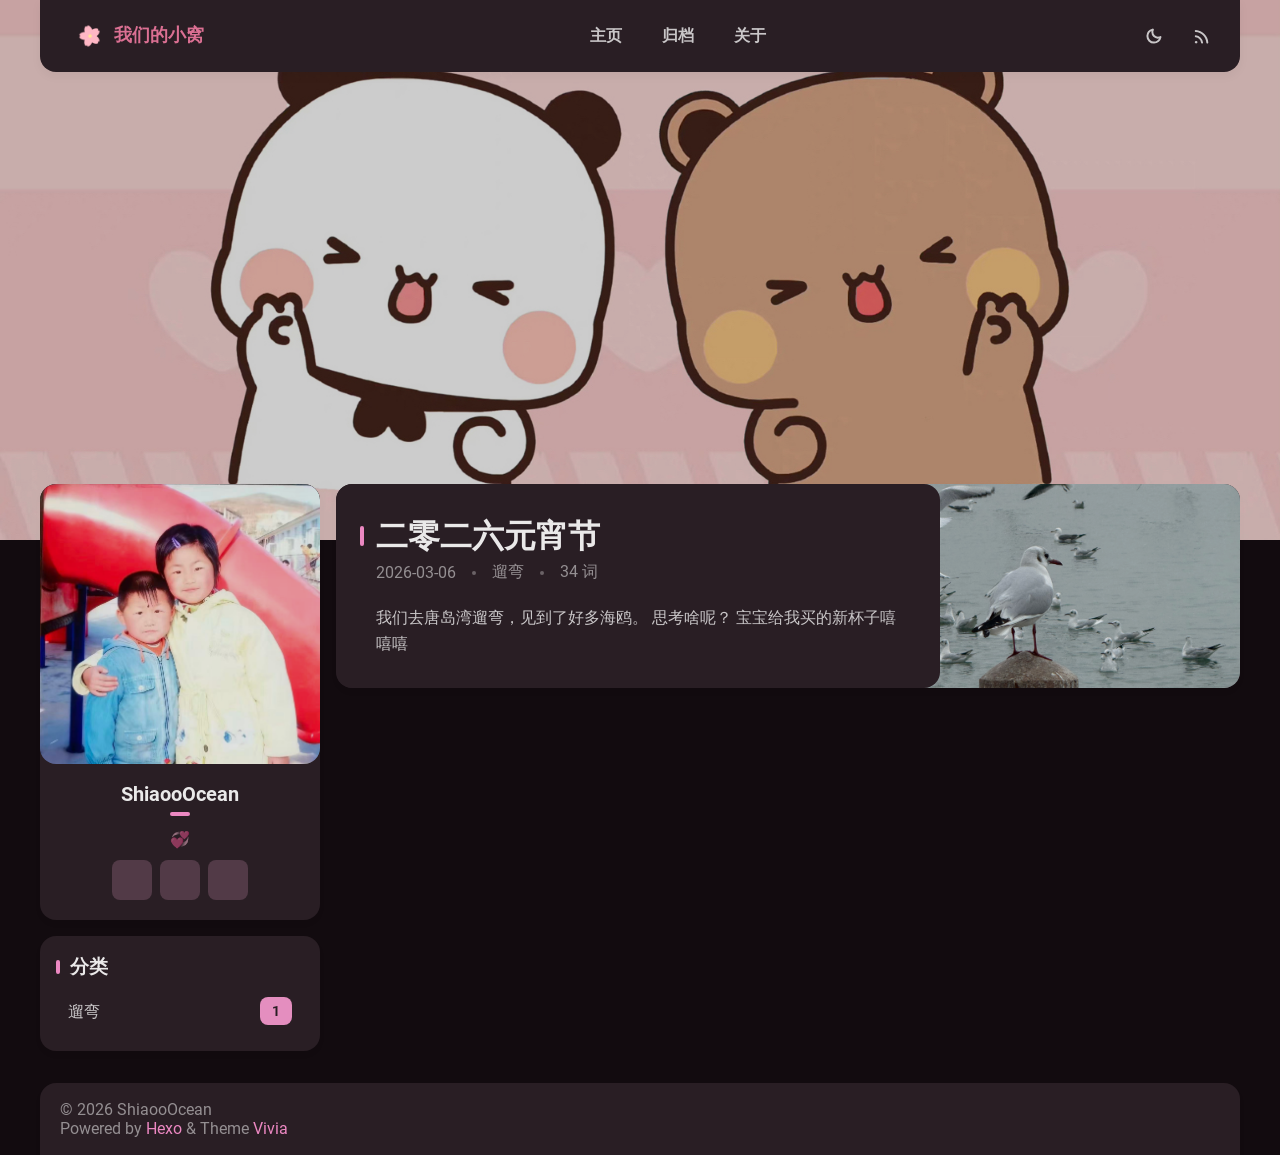
<file: index.html>
<!DOCTYPE html>


<html theme="dark" showBanner="true" hasBanner="true" > 
<link href="https://cdn.staticfile.org/font-awesome/6.4.2/css/fontawesome.min.css" rel="stylesheet">
<link href="https://cdn.staticfile.org/font-awesome/6.4.2/css/brands.min.css" rel="stylesheet">
<link href="https://cdn.staticfile.org/font-awesome/6.4.2/css/solid.min.css" rel="stylesheet">
<script src="/js/color.global.min.js" ></script>
<script src="/js/load-settings.js" ></script>
<head>
  <meta charset="utf-8">
  
  
  

  
  <title>我们的小窝</title>
  <meta name="viewport" content="width=device-width, initial-scale=1, shrink-to-fit=no">

  <link rel="preload" href="/css/fonts/Roboto-Regular.ttf" as="font" type="font/ttf" crossorigin="anonymous">
  <link rel="preload" href="/css/fonts/Roboto-Bold.ttf" as="font" type="font/ttf" crossorigin="anonymous">

  <meta property="og:type" content="website">
<meta property="og:title" content="我们的小窝">
<meta property="og:url" content="http://example.com/index.html">
<meta property="og:site_name" content="我们的小窝">
<meta property="og:locale" content="zh_CN">
<meta property="article:author" content="John Doe">
<meta name="twitter:card" content="summary">
  
    <link rel="alternate" href="/atom.xml" title="我们的小窝" type="application/atom+xml">
  
  
    <link rel="shortcut icon" href="/images/icon/sakura_favicon.png">
  
  
    <link
      rel="stylesheet"
      href="https://cdn.staticfile.net/waline/3.0.0-alpha.9/waline.css"
    />
  
  
<link rel="stylesheet" href="/css/style.css">

<meta name="generator" content="Hexo 8.1.1"></head>

<body>
  
  
    
<div id="banner" class=" is_home ">
  <img src="/images/backgrand/yier.jpeg" itemprop="image">
  <div id="banner-dim"></div>
</div>
 
   
  <div id="main-grid" class="  ">
    <div id="nav" class=" is_home "  >
      <navbar id="navbar">
<nav id="title-nav">
  <a href="/" style="display: flex; align-items: center; text-decoration: none;">
    <!-- 直接调用你的 favicon 图片 -->
    <img src="/images/icon/sakura_favicon.png" alt="Logo" style="width: 28px; height: 28px; margin-right: 10px; flex-shrink: 0;">
    
    <!-- 网站标题 -->
    <div style="color: #db7093; font-weight: bold; font-size: 1.1rem; line-height: 1;">我们的小窝</div>
  </a>
</nav>
  <nav id="main-nav">
    
      <a class="main-nav-link" href="/">主页</a>
    
      <a class="main-nav-link" href="/archives">归档</a>
    
      <a class="main-nav-link" href="/about">关于</a>
    
  </nav>
  <nav id="sub-nav">
    <a id="theme-btn" class="nav-icon">
      <span class="light-mode-icon"><svg xmlns="http://www.w3.org/2000/svg" height="20" viewBox="0 -960 960 960" width="20"><path d="M438.5-829.913v-48q0-17.452 11.963-29.476 11.964-12.024 29.326-12.024 17.363 0 29.537 12.024t12.174 29.476v48q0 17.452-11.963 29.476-11.964 12.024-29.326 12.024-17.363 0-29.537-12.024T438.5-829.913Zm0 747.826v-48q0-17.452 11.963-29.476 11.964-12.024 29.326-12.024 17.363 0 29.537 12.024t12.174 29.476v48q0 17.452-11.963 29.476-11.964 12.024-29.326 12.024-17.363 0-29.537-12.024T438.5-82.087ZM877.913-438.5h-48q-17.452 0-29.476-11.963-12.024-11.964-12.024-29.326 0-17.363 12.024-29.537t29.476-12.174h48q17.452 0 29.476 11.963 12.024 11.964 12.024 29.326 0 17.363-12.024 29.537T877.913-438.5Zm-747.826 0h-48q-17.452 0-29.476-11.963-12.024-11.964-12.024-29.326 0-17.363 12.024-29.537T82.087-521.5h48q17.452 0 29.476 11.963 12.024 11.964 12.024 29.326 0 17.363-12.024 29.537T130.087-438.5Zm660.174-290.87-34.239 32q-12.913 12.674-29.565 12.174-16.653-.5-29.327-13.174-12.674-12.673-12.554-28.826.12-16.152 12.794-28.826l33-35q12.913-12.674 30.454-12.674t30.163 12.847q12.709 12.846 12.328 30.826-.38 17.98-13.054 30.653ZM262.63-203.978l-32 34q-12.913 12.674-30.454 12.674t-30.163-12.847q-12.709-12.846-12.328-30.826.38-17.98 13.054-30.653l33.239-31q12.913-12.674 29.565-12.174 16.653.5 29.327 13.174 12.674 12.673 12.554 28.826-.12 16.152-12.794 28.826Zm466.74 33.239-32-33.239q-12.674-12.913-12.174-29.565.5-16.653 13.174-29.327 12.673-12.674 28.826-13.054 16.152-.38 28.826 12.294l35 33q12.674 12.913 12.674 30.454t-12.847 30.163q-12.846 12.709-30.826 12.328-17.98-.38-30.653-13.054ZM203.978-697.37l-34-33q-12.674-12.913-13.174-29.945-.5-17.033 12.174-29.707t31.326-13.293q18.653-.62 31.326 13.054l32 34.239q11.674 12.913 11.174 29.565-.5 16.653-13.174 29.327-12.673 12.674-28.826 12.554-16.152-.12-28.826-12.794ZM480-240q-100 0-170-70t-70-170q0-100 70-170t170-70q100 0 170 70t70 170q0 100-70 170t-170 70Zm-.247-82q65.703 0 111.475-46.272Q637-414.544 637-480.247t-45.525-111.228Q545.95-637 480.247-637t-111.475 45.525Q323-545.95 323-480.247t45.525 111.975Q414.05-322 479.753-322ZM481-481Z"/></svg></span>
      <span class="dark-mode-icon"><svg xmlns="http://www.w3.org/2000/svg" height="20" viewBox="0 -960 960 960" width="20"><path d="M480.239-116.413q-152.63 0-258.228-105.478Q116.413-327.37 116.413-480q0-130.935 77.739-227.435t206.304-125.043q43.022-9.631 63.87 10.869t3.478 62.805q-8.891 22.043-14.315 44.463-5.424 22.42-5.424 46.689 0 91.694 64.326 155.879 64.325 64.186 156.218 64.186 24.369 0 46.978-4.946 22.609-4.945 44.413-14.076 42.826-17.369 62.967 1.142 20.142 18.511 10.511 61.054Q807.174-280 712.63-198.206q-94.543 81.793-232.391 81.793Zm0-95q79.783 0 143.337-40.217 63.554-40.218 95.793-108.283-15.608 4.044-31.097 5.326-15.49 1.283-31.859.805-123.706-4.066-210.777-90.539-87.071-86.473-91.614-212.092-.24-16.369.923-31.978 1.164-15.609 5.446-30.978-67.826 32.478-108.282 96.152Q211.652-559.543 211.652-480q0 111.929 78.329 190.258 78.329 78.329 190.258 78.329ZM466.13-465.891Z"/></svg></span>
    </a>
    
      <a id="nav-rss-link" class="nav-icon mobile-hide" href="/atom.xml" title="RSS 订阅">
        <svg xmlns="http://www.w3.org/2000/svg" height="20" viewBox="0 -960 960 960" width="20"><path d="M198-120q-25.846 0-44.23-18.384-18.384-18.385-18.384-44.23 0-25.846 18.384-44.23 18.384-18.385 44.23-18.385 25.846 0 44.23 18.385 18.384 18.384 18.384 44.23 0 25.845-18.384 44.23Q223.846-120 198-120Zm538.385 0q-18.846 0-32.923-13.769-14.076-13.769-15.922-33.23-8.692-100.616-51.077-188.654-42.385-88.039-109.885-155.539-67.5-67.501-155.539-109.885Q283-663.462 182.385-672.154q-19.461-1.846-33.23-16.23-13.769-14.385-13.769-33.846t14.076-32.922q14.077-13.461 32.923-12.23 120.076 8.692 226.038 58.768 105.961 50.077 185.73 129.846 79.769 79.769 129.846 185.731 50.077 105.961 58.769 226.038 1.231 18.846-12.538 32.922Q756.461-120 736.385-120Zm-252 0q-18.231 0-32.423-13.461t-18.653-33.538Q418.155-264.23 348.886-333.5q-69.27-69.27-166.501-84.423-20.077-4.462-33.538-18.961-13.461-14.5-13.461-33.346 0-19.076 13.884-33.23 13.884-14.153 33.115-10.922 136.769 15.384 234.384 112.999 97.615 97.615 112.999 234.384 3.231 19.23-10.538 33.115Q505.461-120 484.385-120Z"/></svg>
      </a>
    
    <div id="nav-menu-btn" class="nav-icon">
      <svg xmlns="http://www.w3.org/2000/svg" height="20" viewBox="0 -960 960 960" width="20"><path d="M177.37-252.282q-17.453 0-29.477-11.964-12.024-11.963-12.024-29.326t12.024-29.537q12.024-12.174 29.477-12.174h605.26q17.453 0 29.477 11.964 12.024 11.963 12.024 29.326t-12.024 29.537q-12.024 12.174-29.477 12.174H177.37Zm0-186.218q-17.453 0-29.477-11.963-12.024-11.964-12.024-29.326 0-17.363 12.024-29.537T177.37-521.5h605.26q17.453 0 29.477 11.963 12.024 11.964 12.024 29.326 0 17.363-12.024 29.537T782.63-438.5H177.37Zm0-186.217q-17.453 0-29.477-11.964-12.024-11.963-12.024-29.326t12.024-29.537q12.024-12.174 29.477-12.174h605.26q17.453 0 29.477 11.964 12.024 11.963 12.024 29.326t-12.024 29.537q-12.024 12.174-29.477 12.174H177.37Z"/></svg>
    </div>
  </nav>
</navbar>
<div id="nav-dropdown" class="hidden">
  <div id="dropdown-link-list">
    
      <a class="nav-dropdown-link" href="/">主页</a>
    
      <a class="nav-dropdown-link" href="/archives">归档</a>
    
      <a class="nav-dropdown-link" href="/about">关于</a>
    
    
      <a class="nav-dropdown-link" href="/atom.xml" title="RSS 订阅">RSS</a>
     
    </div>
</div>
<script>
  let dropdownBtn = document.getElementById("nav-menu-btn");
  let dropdownEle = document.getElementById("nav-dropdown");
  dropdownBtn.onclick = function() {
    dropdownEle.classList.toggle("hidden");
  }
</script>
    </div>
    <div id="sidebar-wrapper">
      <sidebar id="sidebar">
  
    <div class="widget-wrap">
  <div class="info-card">
    <div class="avatar">
      
        <image src=/images/avatar/3.jpg></image>
      
      <div class="img-dim"></div>
    </div>
    <div class="info">
      <div class="username">ShiaooOcean </div>
      <div class="dot"></div>
      <div class="subtitle">💞 </div>
      <div class="link-list">
        
          <a class="link-btn" target="_blank" rel="noopener" href="https://twitter.com" title="Twitter"><i class="fa-brands fa-twitter"></i></a>
        
          <a class="link-btn" target="_blank" rel="noopener" href="https://store.steampowered.com" title="Steam"><i class="fa-brands fa-steam"></i></a>
        
          <a class="link-btn" target="_blank" rel="noopener" href="https://github.com" title="GitHub"><i class="fa-brands fa-github"></i></a>
         
      </div>  
    </div>
  </div>
</div>

  
  <div class="sticky">
    
      


  <div class="widget-wrap">
    <div class="widget">
      <h3 class="widget-title">分类</h3>
      <div class="category-box">
            <a class="category-link" href="/categories/%E9%81%9B%E5%BC%AF/">
                遛弯
                <div class="category-count">1</div>
            </a>
        </div>
    </div>
  </div>


    
      

    
  </div>
</sidebar>
    </div>
    <div id="content-body">
      
   


<article id="post-二零二六元宵节" class="h-entry article article-type-post" itemprop="blogPost" itemscope itemtype="https://schema.org/BlogPosting">
   
  <div class="article-inner">
    <div class="article-main">
      <header class="article-header">
        
<div class="main-title-bar">
  <div class="main-title-dot"></div>
  
    
      <h1 itemprop="name">
        <a class="p-name article-title" href="/2026/03/06/%E4%BA%8C%E9%9B%B6%E4%BA%8C%E5%85%AD%E5%85%83%E5%AE%B5%E8%8A%82/">二零二六元宵节</a>
      </h1>
    
  
</div>

        <div class='meta-info-bar'>
          <div class="meta-info">
  <time class="dt-published" datetime="2026-03-06T14:53:36.000Z" itemprop="datePublished">2026-03-06</time>
</div>
          <div class="need-seperator meta-info">
            
            <div class="meta-info">
              <div class="meta-cate-flex">
  
  <a class="meta-cate-link" href="/categories/%E9%81%9B%E5%BC%AF/">遛弯</a>
   
</div>

            </div>
              
          </div>
          <div class="wordcount need-seperator meta-info">
            34 词 
          </div>
        </div>
        
      </header>
      <div class="e-content article-entry" itemprop="articleBody">
        
          <div class="truncate-text">
            
              我们去唐岛湾遛弯，见到了好多海鸥。
思考啥呢？
宝宝给我买的新杯子嘻嘻嘻

            
          </div>
        
      </div>

         
    </div>
    
     
    <a class="right-panel  with-pic  "
       style="background-image: url(/images/781743b90349461dc206d8cb607ca5b.jpg)" 
      href="/2026/03/06/%E4%BA%8C%E9%9B%B6%E4%BA%8C%E5%85%AD%E5%85%83%E5%AE%B5%E8%8A%82/" 
    >
       
      <div class="overlay">
        <i class="fa-solid fa-angle-right with-pic"></i>
      </div>
       
    </a>
     
  </div>
  
</article>









    </div>
    <div id="footer-wrapper">
      <footer id="footer">
  
  <div id="footer-info" class="inner">
    
    &copy; 2026 ShiaooOcean<br>
    Powered by <a href="https://hexo.io/" target="_blank">Hexo</a> & Theme <a target="_blank" rel="noopener" href="https://github.com/saicaca/hexo-theme-vivia">Vivia</a>
  </div>
</footer>

    </div>
    <div class="back-to-top-wrapper">
    <button id="back-to-top-btn" class="back-to-top-btn hide" onclick="topFunction()">
        <i class="fa-solid fa-angle-up"></i>
    </button>
</div>

<script>
    function topFunction() {
        window.scroll({ top: 0, behavior: 'smooth' });
    }
    let btn = document.getElementById('back-to-top-btn');
    function scrollFunction() {
        if (document.body.scrollTop > 600 || document.documentElement.scrollTop > 600) {
            btn.classList.remove('hide')
        } else {
            btn.classList.add('hide')
        }
    }
    window.onscroll = function() {
        scrollFunction();
    }
</script>

  </div>
  <script src="/js/light-dark-switch.js"></script>
</body>
</html>
</file>
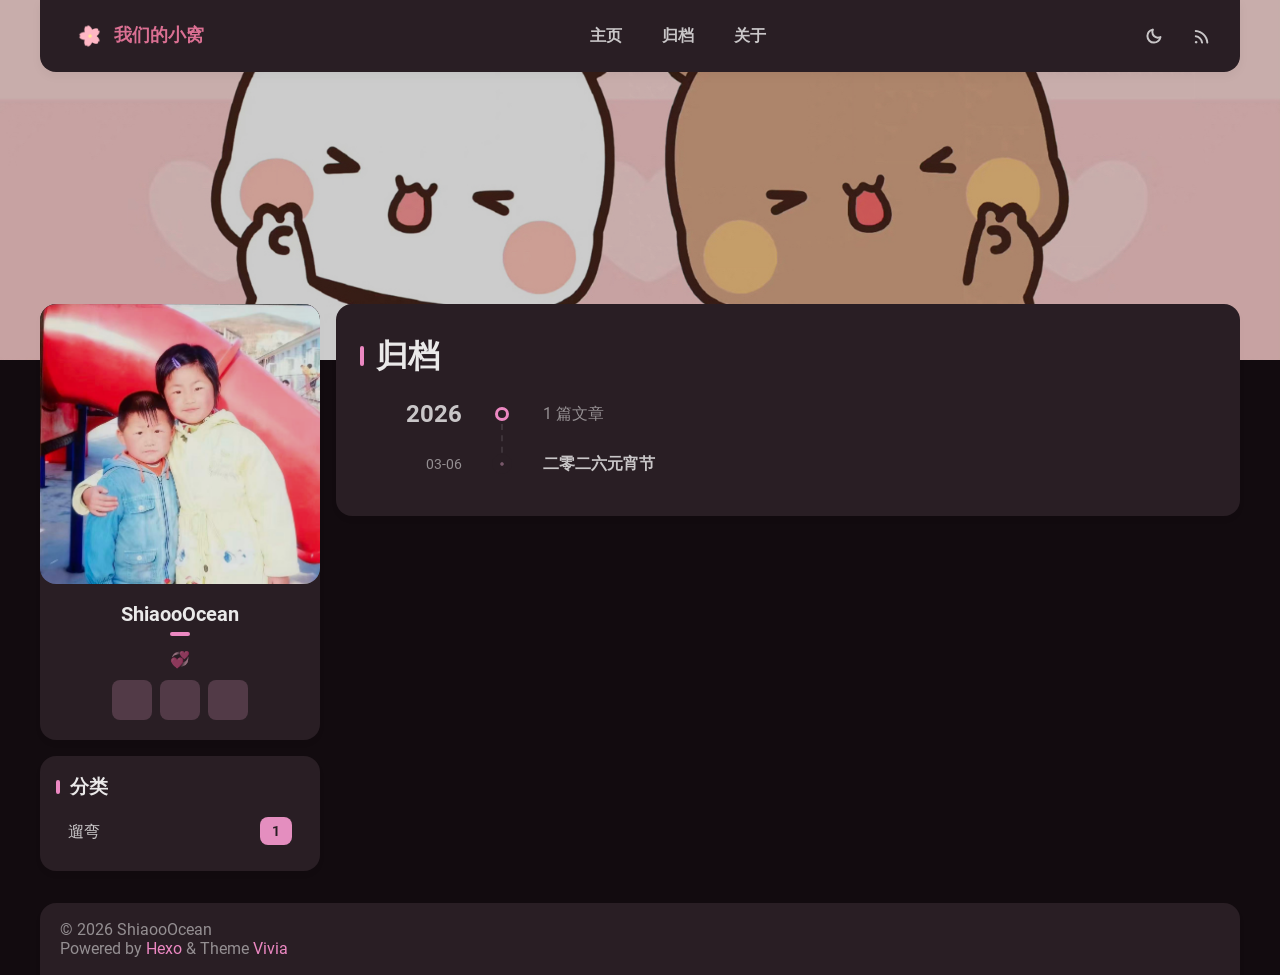
<file: archivesx/index.html>
<!DOCTYPE html>


<html theme="dark" showBanner="true" hasBanner="true" > 
<link href="https://cdn.staticfile.org/font-awesome/6.4.2/css/fontawesome.min.css" rel="stylesheet">
<link href="https://cdn.staticfile.org/font-awesome/6.4.2/css/brands.min.css" rel="stylesheet">
<link href="https://cdn.staticfile.org/font-awesome/6.4.2/css/solid.min.css" rel="stylesheet">
<script src="/js/color.global.min.js" ></script>
<script src="/js/load-settings.js" ></script>
<head>
  <meta charset="utf-8">
  
  
  

  
  <title>归档 | 我们的小窝</title>
  <meta name="viewport" content="width=device-width, initial-scale=1, shrink-to-fit=no">

  <link rel="preload" href="/css/fonts/Roboto-Regular.ttf" as="font" type="font/ttf" crossorigin="anonymous">
  <link rel="preload" href="/css/fonts/Roboto-Bold.ttf" as="font" type="font/ttf" crossorigin="anonymous">

  <meta property="og:type" content="website">
<meta property="og:title" content="我们的小窝">
<meta property="og:url" content="http://example.com/archivesx/index.html">
<meta property="og:site_name" content="我们的小窝">
<meta property="og:locale" content="zh_CN">
<meta property="article:author" content="John Doe">
<meta name="twitter:card" content="summary">
  
    <link rel="alternate" href="/atom.xml" title="我们的小窝" type="application/atom+xml">
  
  
    <link rel="shortcut icon" href="/images/icon/sakura_favicon.png">
  
  
    <link
      rel="stylesheet"
      href="https://cdn.staticfile.net/waline/3.0.0-alpha.9/waline.css"
    />
  
  
<link rel="stylesheet" href="/css/style.css">

<meta name="generator" content="Hexo 8.1.1"></head>

<body>
  
  
    
<div id="banner" class="">
  <img src="/images/backgrand/yier.jpeg" itemprop="image">
  <div id="banner-dim"></div>
</div>
 
   
  <div id="main-grid" class="  ">
    <div id="nav" class=""  >
      <navbar id="navbar">
<nav id="title-nav">
  <a href="/" style="display: flex; align-items: center; text-decoration: none;">
    <!-- 直接调用你的 favicon 图片 -->
    <img src="/images/icon/sakura_favicon.png" alt="Logo" style="width: 28px; height: 28px; margin-right: 10px; flex-shrink: 0;">
    
    <!-- 网站标题 -->
    <div style="color: #db7093; font-weight: bold; font-size: 1.1rem; line-height: 1;">我们的小窝</div>
  </a>
</nav>
  <nav id="main-nav">
    
      <a class="main-nav-link" href="/">主页</a>
    
      <a class="main-nav-link" href="/archives">归档</a>
    
      <a class="main-nav-link" href="/about">关于</a>
    
  </nav>
  <nav id="sub-nav">
    <a id="theme-btn" class="nav-icon">
      <span class="light-mode-icon"><svg xmlns="http://www.w3.org/2000/svg" height="20" viewBox="0 -960 960 960" width="20"><path d="M438.5-829.913v-48q0-17.452 11.963-29.476 11.964-12.024 29.326-12.024 17.363 0 29.537 12.024t12.174 29.476v48q0 17.452-11.963 29.476-11.964 12.024-29.326 12.024-17.363 0-29.537-12.024T438.5-829.913Zm0 747.826v-48q0-17.452 11.963-29.476 11.964-12.024 29.326-12.024 17.363 0 29.537 12.024t12.174 29.476v48q0 17.452-11.963 29.476-11.964 12.024-29.326 12.024-17.363 0-29.537-12.024T438.5-82.087ZM877.913-438.5h-48q-17.452 0-29.476-11.963-12.024-11.964-12.024-29.326 0-17.363 12.024-29.537t29.476-12.174h48q17.452 0 29.476 11.963 12.024 11.964 12.024 29.326 0 17.363-12.024 29.537T877.913-438.5Zm-747.826 0h-48q-17.452 0-29.476-11.963-12.024-11.964-12.024-29.326 0-17.363 12.024-29.537T82.087-521.5h48q17.452 0 29.476 11.963 12.024 11.964 12.024 29.326 0 17.363-12.024 29.537T130.087-438.5Zm660.174-290.87-34.239 32q-12.913 12.674-29.565 12.174-16.653-.5-29.327-13.174-12.674-12.673-12.554-28.826.12-16.152 12.794-28.826l33-35q12.913-12.674 30.454-12.674t30.163 12.847q12.709 12.846 12.328 30.826-.38 17.98-13.054 30.653ZM262.63-203.978l-32 34q-12.913 12.674-30.454 12.674t-30.163-12.847q-12.709-12.846-12.328-30.826.38-17.98 13.054-30.653l33.239-31q12.913-12.674 29.565-12.174 16.653.5 29.327 13.174 12.674 12.673 12.554 28.826-.12 16.152-12.794 28.826Zm466.74 33.239-32-33.239q-12.674-12.913-12.174-29.565.5-16.653 13.174-29.327 12.673-12.674 28.826-13.054 16.152-.38 28.826 12.294l35 33q12.674 12.913 12.674 30.454t-12.847 30.163q-12.846 12.709-30.826 12.328-17.98-.38-30.653-13.054ZM203.978-697.37l-34-33q-12.674-12.913-13.174-29.945-.5-17.033 12.174-29.707t31.326-13.293q18.653-.62 31.326 13.054l32 34.239q11.674 12.913 11.174 29.565-.5 16.653-13.174 29.327-12.673 12.674-28.826 12.554-16.152-.12-28.826-12.794ZM480-240q-100 0-170-70t-70-170q0-100 70-170t170-70q100 0 170 70t70 170q0 100-70 170t-170 70Zm-.247-82q65.703 0 111.475-46.272Q637-414.544 637-480.247t-45.525-111.228Q545.95-637 480.247-637t-111.475 45.525Q323-545.95 323-480.247t45.525 111.975Q414.05-322 479.753-322ZM481-481Z"/></svg></span>
      <span class="dark-mode-icon"><svg xmlns="http://www.w3.org/2000/svg" height="20" viewBox="0 -960 960 960" width="20"><path d="M480.239-116.413q-152.63 0-258.228-105.478Q116.413-327.37 116.413-480q0-130.935 77.739-227.435t206.304-125.043q43.022-9.631 63.87 10.869t3.478 62.805q-8.891 22.043-14.315 44.463-5.424 22.42-5.424 46.689 0 91.694 64.326 155.879 64.325 64.186 156.218 64.186 24.369 0 46.978-4.946 22.609-4.945 44.413-14.076 42.826-17.369 62.967 1.142 20.142 18.511 10.511 61.054Q807.174-280 712.63-198.206q-94.543 81.793-232.391 81.793Zm0-95q79.783 0 143.337-40.217 63.554-40.218 95.793-108.283-15.608 4.044-31.097 5.326-15.49 1.283-31.859.805-123.706-4.066-210.777-90.539-87.071-86.473-91.614-212.092-.24-16.369.923-31.978 1.164-15.609 5.446-30.978-67.826 32.478-108.282 96.152Q211.652-559.543 211.652-480q0 111.929 78.329 190.258 78.329 78.329 190.258 78.329ZM466.13-465.891Z"/></svg></span>
    </a>
    
      <a id="nav-rss-link" class="nav-icon mobile-hide" href="/atom.xml" title="RSS 订阅">
        <svg xmlns="http://www.w3.org/2000/svg" height="20" viewBox="0 -960 960 960" width="20"><path d="M198-120q-25.846 0-44.23-18.384-18.384-18.385-18.384-44.23 0-25.846 18.384-44.23 18.384-18.385 44.23-18.385 25.846 0 44.23 18.385 18.384 18.384 18.384 44.23 0 25.845-18.384 44.23Q223.846-120 198-120Zm538.385 0q-18.846 0-32.923-13.769-14.076-13.769-15.922-33.23-8.692-100.616-51.077-188.654-42.385-88.039-109.885-155.539-67.5-67.501-155.539-109.885Q283-663.462 182.385-672.154q-19.461-1.846-33.23-16.23-13.769-14.385-13.769-33.846t14.076-32.922q14.077-13.461 32.923-12.23 120.076 8.692 226.038 58.768 105.961 50.077 185.73 129.846 79.769 79.769 129.846 185.731 50.077 105.961 58.769 226.038 1.231 18.846-12.538 32.922Q756.461-120 736.385-120Zm-252 0q-18.231 0-32.423-13.461t-18.653-33.538Q418.155-264.23 348.886-333.5q-69.27-69.27-166.501-84.423-20.077-4.462-33.538-18.961-13.461-14.5-13.461-33.346 0-19.076 13.884-33.23 13.884-14.153 33.115-10.922 136.769 15.384 234.384 112.999 97.615 97.615 112.999 234.384 3.231 19.23-10.538 33.115Q505.461-120 484.385-120Z"/></svg>
      </a>
    
    <div id="nav-menu-btn" class="nav-icon">
      <svg xmlns="http://www.w3.org/2000/svg" height="20" viewBox="0 -960 960 960" width="20"><path d="M177.37-252.282q-17.453 0-29.477-11.964-12.024-11.963-12.024-29.326t12.024-29.537q12.024-12.174 29.477-12.174h605.26q17.453 0 29.477 11.964 12.024 11.963 12.024 29.326t-12.024 29.537q-12.024 12.174-29.477 12.174H177.37Zm0-186.218q-17.453 0-29.477-11.963-12.024-11.964-12.024-29.326 0-17.363 12.024-29.537T177.37-521.5h605.26q17.453 0 29.477 11.963 12.024 11.964 12.024 29.326 0 17.363-12.024 29.537T782.63-438.5H177.37Zm0-186.217q-17.453 0-29.477-11.964-12.024-11.963-12.024-29.326t12.024-29.537q12.024-12.174 29.477-12.174h605.26q17.453 0 29.477 11.964 12.024 11.963 12.024 29.326t-12.024 29.537q-12.024 12.174-29.477 12.174H177.37Z"/></svg>
    </div>
  </nav>
</navbar>
<div id="nav-dropdown" class="hidden">
  <div id="dropdown-link-list">
    
      <a class="nav-dropdown-link" href="/">主页</a>
    
      <a class="nav-dropdown-link" href="/archives">归档</a>
    
      <a class="nav-dropdown-link" href="/about">关于</a>
    
    
      <a class="nav-dropdown-link" href="/atom.xml" title="RSS 订阅">RSS</a>
     
    </div>
</div>
<script>
  let dropdownBtn = document.getElementById("nav-menu-btn");
  let dropdownEle = document.getElementById("nav-dropdown");
  dropdownBtn.onclick = function() {
    dropdownEle.classList.toggle("hidden");
  }
</script>
    </div>
    <div id="sidebar-wrapper">
      <sidebar id="sidebar">
  
    <div class="widget-wrap">
  <div class="info-card">
    <div class="avatar">
      
        <image src=/images/avatar/3.jpg></image>
      
      <div class="img-dim"></div>
    </div>
    <div class="info">
      <div class="username">ShiaooOcean </div>
      <div class="dot"></div>
      <div class="subtitle">💞 </div>
      <div class="link-list">
        
          <a class="link-btn" target="_blank" rel="noopener" href="https://twitter.com" title="Twitter"><i class="fa-brands fa-twitter"></i></a>
        
          <a class="link-btn" target="_blank" rel="noopener" href="https://store.steampowered.com" title="Steam"><i class="fa-brands fa-steam"></i></a>
        
          <a class="link-btn" target="_blank" rel="noopener" href="https://github.com" title="GitHub"><i class="fa-brands fa-github"></i></a>
         
      </div>  
    </div>
  </div>
</div>

  
  <div class="sticky">
    
      


  <div class="widget-wrap">
    <div class="widget">
      <h3 class="widget-title">分类</h3>
      <div class="category-box">
            <a class="category-link" href="/categories/%E9%81%9B%E5%BC%AF/">
                遛弯
                <div class="category-count">1</div>
            </a>
        </div>
    </div>
  </div>


    
      

    
  </div>
</sidebar>
    </div>
    <div id="content-body">
       

<div class="archive-main-card">
    <div class="archive-top">
      <div class="main-title-bar">
        <div class="main-title-dot"></div>
        <h1 class="article-title">归档</h1>
      </div>    
    </div>
    
    
      
      
        
        <div class="year-line">
            <div class="year-num">2026</div>
            <div class="dot-wrapper">
                <div class="dot"></div>
            </div>
            <div class="article-count">1 篇文章</div>
        </div>
      
      <a class="archive-article-link" href="/2026/03/06/%E4%BA%8C%E9%9B%B6%E4%BA%8C%E5%85%AD%E5%85%83%E5%AE%B5%E8%8A%82/" title="二零二六元宵节">
        <div class="date">03-06</div>
        <div class="line">
            <div class="dot"></div>
        </div>
        <div class="title">
            <div class="title-inner">
                
                    二零二六元宵节
                
            </div>
        </div>
        <div class="tags">
            
        </div>
      </a>
    
  </div>
    </div>
    <div id="footer-wrapper">
      <footer id="footer">
  
  <div id="footer-info" class="inner">
    
    &copy; 2026 ShiaooOcean<br>
    Powered by <a href="https://hexo.io/" target="_blank">Hexo</a> & Theme <a target="_blank" rel="noopener" href="https://github.com/saicaca/hexo-theme-vivia">Vivia</a>
  </div>
</footer>

    </div>
    <div class="back-to-top-wrapper">
    <button id="back-to-top-btn" class="back-to-top-btn hide" onclick="topFunction()">
        <i class="fa-solid fa-angle-up"></i>
    </button>
</div>

<script>
    function topFunction() {
        window.scroll({ top: 0, behavior: 'smooth' });
    }
    let btn = document.getElementById('back-to-top-btn');
    function scrollFunction() {
        if (document.body.scrollTop > 600 || document.documentElement.scrollTop > 600) {
            btn.classList.remove('hide')
        } else {
            btn.classList.add('hide')
        }
    }
    window.onscroll = function() {
        scrollFunction();
    }
</script>

  </div>
  <script src="/js/light-dark-switch.js"></script>
</body>
</html>
</file>
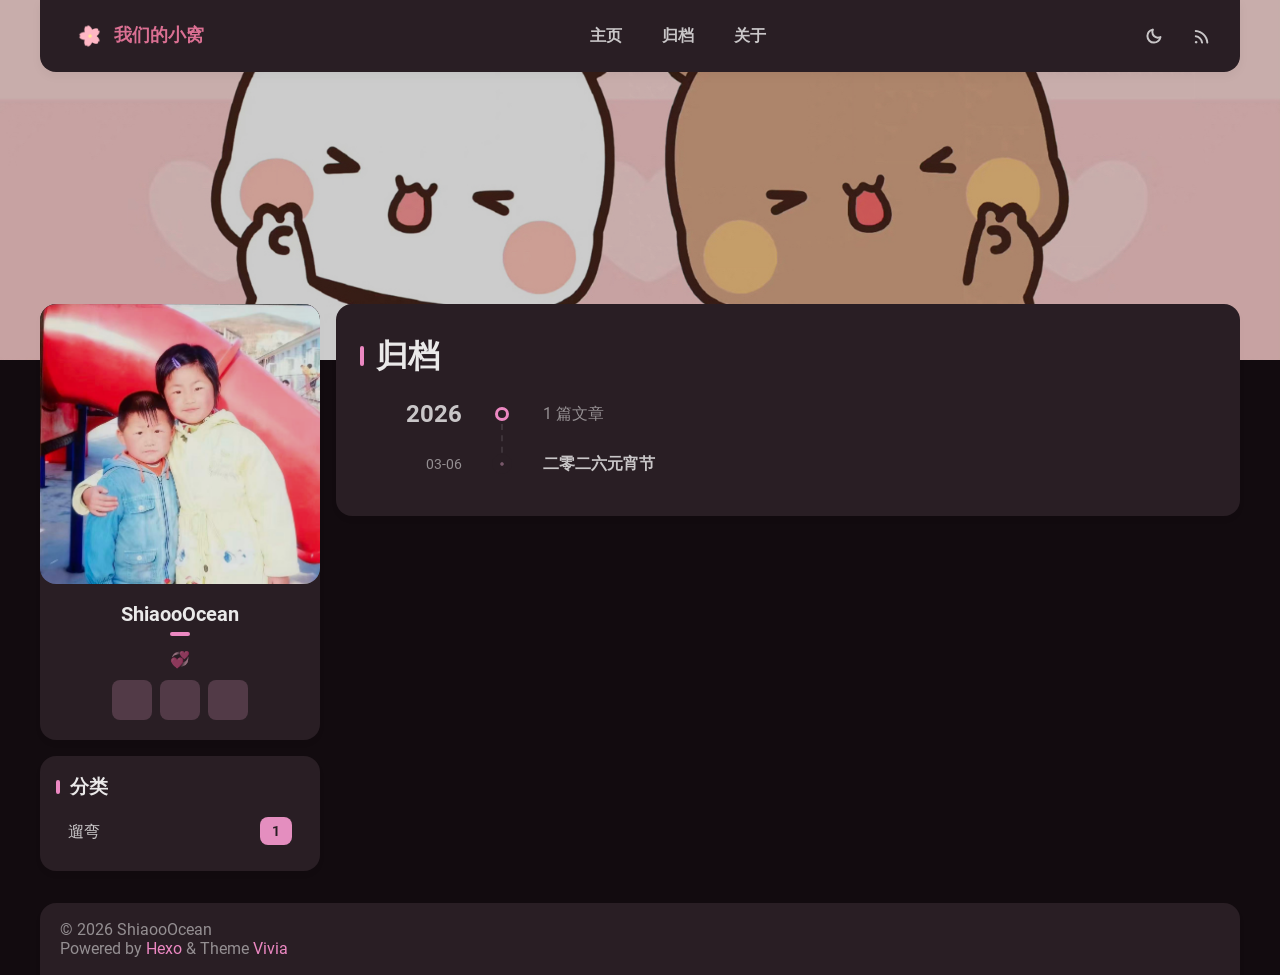
<file: archivesx/2026/index.html>
<!DOCTYPE html>


<html theme="dark" showBanner="true" hasBanner="true" > 
<link href="https://cdn.staticfile.org/font-awesome/6.4.2/css/fontawesome.min.css" rel="stylesheet">
<link href="https://cdn.staticfile.org/font-awesome/6.4.2/css/brands.min.css" rel="stylesheet">
<link href="https://cdn.staticfile.org/font-awesome/6.4.2/css/solid.min.css" rel="stylesheet">
<script src="/js/color.global.min.js" ></script>
<script src="/js/load-settings.js" ></script>
<head>
  <meta charset="utf-8">
  
  
  

  
  <title>归档: 2026 | 我们的小窝</title>
  <meta name="viewport" content="width=device-width, initial-scale=1, shrink-to-fit=no">

  <link rel="preload" href="/css/fonts/Roboto-Regular.ttf" as="font" type="font/ttf" crossorigin="anonymous">
  <link rel="preload" href="/css/fonts/Roboto-Bold.ttf" as="font" type="font/ttf" crossorigin="anonymous">

  <meta property="og:type" content="website">
<meta property="og:title" content="我们的小窝">
<meta property="og:url" content="http://example.com/archivesx/2026/index.html">
<meta property="og:site_name" content="我们的小窝">
<meta property="og:locale" content="zh_CN">
<meta property="article:author" content="John Doe">
<meta name="twitter:card" content="summary">
  
    <link rel="alternate" href="/atom.xml" title="我们的小窝" type="application/atom+xml">
  
  
    <link rel="shortcut icon" href="/images/icon/sakura_favicon.png">
  
  
    <link
      rel="stylesheet"
      href="https://cdn.staticfile.net/waline/3.0.0-alpha.9/waline.css"
    />
  
  
<link rel="stylesheet" href="/css/style.css">

<meta name="generator" content="Hexo 8.1.1"></head>

<body>
  
  
    
<div id="banner" class="">
  <img src="/images/backgrand/yier.jpeg" itemprop="image">
  <div id="banner-dim"></div>
</div>
 
   
  <div id="main-grid" class="  ">
    <div id="nav" class=""  >
      <navbar id="navbar">
<nav id="title-nav">
  <a href="/" style="display: flex; align-items: center; text-decoration: none;">
    <!-- 直接调用你的 favicon 图片 -->
    <img src="/images/icon/sakura_favicon.png" alt="Logo" style="width: 28px; height: 28px; margin-right: 10px; flex-shrink: 0;">
    
    <!-- 网站标题 -->
    <div style="color: #db7093; font-weight: bold; font-size: 1.1rem; line-height: 1;">我们的小窝</div>
  </a>
</nav>
  <nav id="main-nav">
    
      <a class="main-nav-link" href="/">主页</a>
    
      <a class="main-nav-link" href="/archives">归档</a>
    
      <a class="main-nav-link" href="/about">关于</a>
    
  </nav>
  <nav id="sub-nav">
    <a id="theme-btn" class="nav-icon">
      <span class="light-mode-icon"><svg xmlns="http://www.w3.org/2000/svg" height="20" viewBox="0 -960 960 960" width="20"><path d="M438.5-829.913v-48q0-17.452 11.963-29.476 11.964-12.024 29.326-12.024 17.363 0 29.537 12.024t12.174 29.476v48q0 17.452-11.963 29.476-11.964 12.024-29.326 12.024-17.363 0-29.537-12.024T438.5-829.913Zm0 747.826v-48q0-17.452 11.963-29.476 11.964-12.024 29.326-12.024 17.363 0 29.537 12.024t12.174 29.476v48q0 17.452-11.963 29.476-11.964 12.024-29.326 12.024-17.363 0-29.537-12.024T438.5-82.087ZM877.913-438.5h-48q-17.452 0-29.476-11.963-12.024-11.964-12.024-29.326 0-17.363 12.024-29.537t29.476-12.174h48q17.452 0 29.476 11.963 12.024 11.964 12.024 29.326 0 17.363-12.024 29.537T877.913-438.5Zm-747.826 0h-48q-17.452 0-29.476-11.963-12.024-11.964-12.024-29.326 0-17.363 12.024-29.537T82.087-521.5h48q17.452 0 29.476 11.963 12.024 11.964 12.024 29.326 0 17.363-12.024 29.537T130.087-438.5Zm660.174-290.87-34.239 32q-12.913 12.674-29.565 12.174-16.653-.5-29.327-13.174-12.674-12.673-12.554-28.826.12-16.152 12.794-28.826l33-35q12.913-12.674 30.454-12.674t30.163 12.847q12.709 12.846 12.328 30.826-.38 17.98-13.054 30.653ZM262.63-203.978l-32 34q-12.913 12.674-30.454 12.674t-30.163-12.847q-12.709-12.846-12.328-30.826.38-17.98 13.054-30.653l33.239-31q12.913-12.674 29.565-12.174 16.653.5 29.327 13.174 12.674 12.673 12.554 28.826-.12 16.152-12.794 28.826Zm466.74 33.239-32-33.239q-12.674-12.913-12.174-29.565.5-16.653 13.174-29.327 12.673-12.674 28.826-13.054 16.152-.38 28.826 12.294l35 33q12.674 12.913 12.674 30.454t-12.847 30.163q-12.846 12.709-30.826 12.328-17.98-.38-30.653-13.054ZM203.978-697.37l-34-33q-12.674-12.913-13.174-29.945-.5-17.033 12.174-29.707t31.326-13.293q18.653-.62 31.326 13.054l32 34.239q11.674 12.913 11.174 29.565-.5 16.653-13.174 29.327-12.673 12.674-28.826 12.554-16.152-.12-28.826-12.794ZM480-240q-100 0-170-70t-70-170q0-100 70-170t170-70q100 0 170 70t70 170q0 100-70 170t-170 70Zm-.247-82q65.703 0 111.475-46.272Q637-414.544 637-480.247t-45.525-111.228Q545.95-637 480.247-637t-111.475 45.525Q323-545.95 323-480.247t45.525 111.975Q414.05-322 479.753-322ZM481-481Z"/></svg></span>
      <span class="dark-mode-icon"><svg xmlns="http://www.w3.org/2000/svg" height="20" viewBox="0 -960 960 960" width="20"><path d="M480.239-116.413q-152.63 0-258.228-105.478Q116.413-327.37 116.413-480q0-130.935 77.739-227.435t206.304-125.043q43.022-9.631 63.87 10.869t3.478 62.805q-8.891 22.043-14.315 44.463-5.424 22.42-5.424 46.689 0 91.694 64.326 155.879 64.325 64.186 156.218 64.186 24.369 0 46.978-4.946 22.609-4.945 44.413-14.076 42.826-17.369 62.967 1.142 20.142 18.511 10.511 61.054Q807.174-280 712.63-198.206q-94.543 81.793-232.391 81.793Zm0-95q79.783 0 143.337-40.217 63.554-40.218 95.793-108.283-15.608 4.044-31.097 5.326-15.49 1.283-31.859.805-123.706-4.066-210.777-90.539-87.071-86.473-91.614-212.092-.24-16.369.923-31.978 1.164-15.609 5.446-30.978-67.826 32.478-108.282 96.152Q211.652-559.543 211.652-480q0 111.929 78.329 190.258 78.329 78.329 190.258 78.329ZM466.13-465.891Z"/></svg></span>
    </a>
    
      <a id="nav-rss-link" class="nav-icon mobile-hide" href="/atom.xml" title="RSS 订阅">
        <svg xmlns="http://www.w3.org/2000/svg" height="20" viewBox="0 -960 960 960" width="20"><path d="M198-120q-25.846 0-44.23-18.384-18.384-18.385-18.384-44.23 0-25.846 18.384-44.23 18.384-18.385 44.23-18.385 25.846 0 44.23 18.385 18.384 18.384 18.384 44.23 0 25.845-18.384 44.23Q223.846-120 198-120Zm538.385 0q-18.846 0-32.923-13.769-14.076-13.769-15.922-33.23-8.692-100.616-51.077-188.654-42.385-88.039-109.885-155.539-67.5-67.501-155.539-109.885Q283-663.462 182.385-672.154q-19.461-1.846-33.23-16.23-13.769-14.385-13.769-33.846t14.076-32.922q14.077-13.461 32.923-12.23 120.076 8.692 226.038 58.768 105.961 50.077 185.73 129.846 79.769 79.769 129.846 185.731 50.077 105.961 58.769 226.038 1.231 18.846-12.538 32.922Q756.461-120 736.385-120Zm-252 0q-18.231 0-32.423-13.461t-18.653-33.538Q418.155-264.23 348.886-333.5q-69.27-69.27-166.501-84.423-20.077-4.462-33.538-18.961-13.461-14.5-13.461-33.346 0-19.076 13.884-33.23 13.884-14.153 33.115-10.922 136.769 15.384 234.384 112.999 97.615 97.615 112.999 234.384 3.231 19.23-10.538 33.115Q505.461-120 484.385-120Z"/></svg>
      </a>
    
    <div id="nav-menu-btn" class="nav-icon">
      <svg xmlns="http://www.w3.org/2000/svg" height="20" viewBox="0 -960 960 960" width="20"><path d="M177.37-252.282q-17.453 0-29.477-11.964-12.024-11.963-12.024-29.326t12.024-29.537q12.024-12.174 29.477-12.174h605.26q17.453 0 29.477 11.964 12.024 11.963 12.024 29.326t-12.024 29.537q-12.024 12.174-29.477 12.174H177.37Zm0-186.218q-17.453 0-29.477-11.963-12.024-11.964-12.024-29.326 0-17.363 12.024-29.537T177.37-521.5h605.26q17.453 0 29.477 11.963 12.024 11.964 12.024 29.326 0 17.363-12.024 29.537T782.63-438.5H177.37Zm0-186.217q-17.453 0-29.477-11.964-12.024-11.963-12.024-29.326t12.024-29.537q12.024-12.174 29.477-12.174h605.26q17.453 0 29.477 11.964 12.024 11.963 12.024 29.326t-12.024 29.537q-12.024 12.174-29.477 12.174H177.37Z"/></svg>
    </div>
  </nav>
</navbar>
<div id="nav-dropdown" class="hidden">
  <div id="dropdown-link-list">
    
      <a class="nav-dropdown-link" href="/">主页</a>
    
      <a class="nav-dropdown-link" href="/archives">归档</a>
    
      <a class="nav-dropdown-link" href="/about">关于</a>
    
    
      <a class="nav-dropdown-link" href="/atom.xml" title="RSS 订阅">RSS</a>
     
    </div>
</div>
<script>
  let dropdownBtn = document.getElementById("nav-menu-btn");
  let dropdownEle = document.getElementById("nav-dropdown");
  dropdownBtn.onclick = function() {
    dropdownEle.classList.toggle("hidden");
  }
</script>
    </div>
    <div id="sidebar-wrapper">
      <sidebar id="sidebar">
  
    <div class="widget-wrap">
  <div class="info-card">
    <div class="avatar">
      
        <image src=/images/avatar/3.jpg></image>
      
      <div class="img-dim"></div>
    </div>
    <div class="info">
      <div class="username">ShiaooOcean </div>
      <div class="dot"></div>
      <div class="subtitle">💞 </div>
      <div class="link-list">
        
          <a class="link-btn" target="_blank" rel="noopener" href="https://twitter.com" title="Twitter"><i class="fa-brands fa-twitter"></i></a>
        
          <a class="link-btn" target="_blank" rel="noopener" href="https://store.steampowered.com" title="Steam"><i class="fa-brands fa-steam"></i></a>
        
          <a class="link-btn" target="_blank" rel="noopener" href="https://github.com" title="GitHub"><i class="fa-brands fa-github"></i></a>
         
      </div>  
    </div>
  </div>
</div>

  
  <div class="sticky">
    
      


  <div class="widget-wrap">
    <div class="widget">
      <h3 class="widget-title">分类</h3>
      <div class="category-box">
            <a class="category-link" href="/categories/%E9%81%9B%E5%BC%AF/">
                遛弯
                <div class="category-count">1</div>
            </a>
        </div>
    </div>
  </div>


    
      

    
  </div>
</sidebar>
    </div>
    <div id="content-body">
       

<div class="archive-main-card">
    <div class="archive-top">
      <div class="main-title-bar">
        <div class="main-title-dot"></div>
        <h1 class="article-title">归档</h1>
      </div>    
    </div>
    
    
      
      
        
        <div class="year-line">
            <div class="year-num">2026</div>
            <div class="dot-wrapper">
                <div class="dot"></div>
            </div>
            <div class="article-count">1 篇文章</div>
        </div>
      
      <a class="archive-article-link" href="/2026/03/06/%E4%BA%8C%E9%9B%B6%E4%BA%8C%E5%85%AD%E5%85%83%E5%AE%B5%E8%8A%82/" title="二零二六元宵节">
        <div class="date">03-06</div>
        <div class="line">
            <div class="dot"></div>
        </div>
        <div class="title">
            <div class="title-inner">
                
                    二零二六元宵节
                
            </div>
        </div>
        <div class="tags">
            
        </div>
      </a>
    
  </div>
    </div>
    <div id="footer-wrapper">
      <footer id="footer">
  
  <div id="footer-info" class="inner">
    
    &copy; 2026 ShiaooOcean<br>
    Powered by <a href="https://hexo.io/" target="_blank">Hexo</a> & Theme <a target="_blank" rel="noopener" href="https://github.com/saicaca/hexo-theme-vivia">Vivia</a>
  </div>
</footer>

    </div>
    <div class="back-to-top-wrapper">
    <button id="back-to-top-btn" class="back-to-top-btn hide" onclick="topFunction()">
        <i class="fa-solid fa-angle-up"></i>
    </button>
</div>

<script>
    function topFunction() {
        window.scroll({ top: 0, behavior: 'smooth' });
    }
    let btn = document.getElementById('back-to-top-btn');
    function scrollFunction() {
        if (document.body.scrollTop > 600 || document.documentElement.scrollTop > 600) {
            btn.classList.remove('hide')
        } else {
            btn.classList.add('hide')
        }
    }
    window.onscroll = function() {
        scrollFunction();
    }
</script>

  </div>
  <script src="/js/light-dark-switch.js"></script>
</body>
</html>
</file>
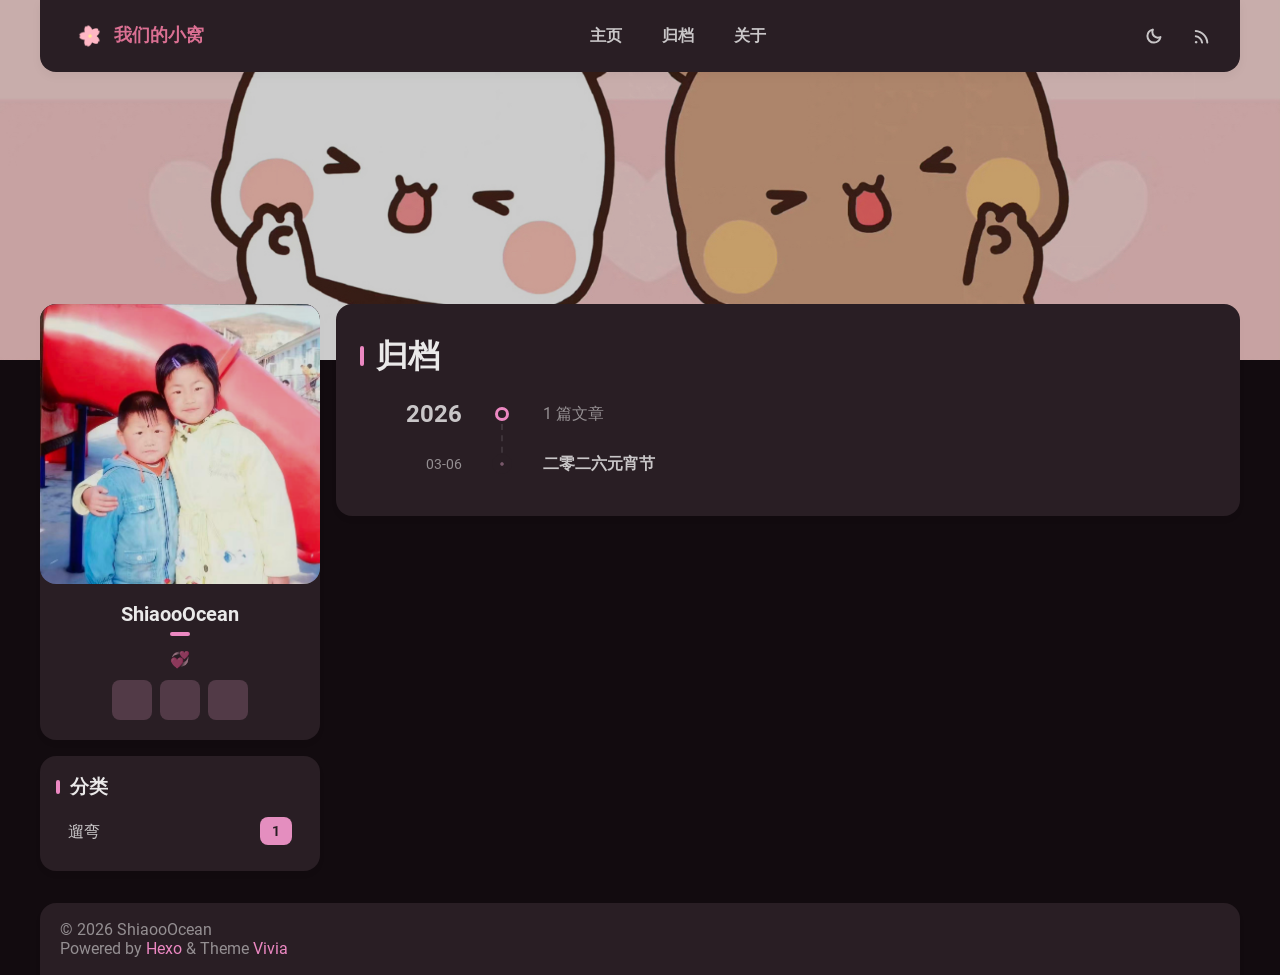
<file: categories/遛弯/index.html>
<!DOCTYPE html>


<html theme="dark" showBanner="true" hasBanner="true" > 
<link href="https://cdn.staticfile.org/font-awesome/6.4.2/css/fontawesome.min.css" rel="stylesheet">
<link href="https://cdn.staticfile.org/font-awesome/6.4.2/css/brands.min.css" rel="stylesheet">
<link href="https://cdn.staticfile.org/font-awesome/6.4.2/css/solid.min.css" rel="stylesheet">
<script src="/js/color.global.min.js" ></script>
<script src="/js/load-settings.js" ></script>
<head>
  <meta charset="utf-8">
  
  
  

  
  <title>目录: 遛弯 | 我们的小窝</title>
  <meta name="viewport" content="width=device-width, initial-scale=1, shrink-to-fit=no">

  <link rel="preload" href="/css/fonts/Roboto-Regular.ttf" as="font" type="font/ttf" crossorigin="anonymous">
  <link rel="preload" href="/css/fonts/Roboto-Bold.ttf" as="font" type="font/ttf" crossorigin="anonymous">

  <meta property="og:type" content="website">
<meta property="og:title" content="我们的小窝">
<meta property="og:url" content="http://example.com/categories/%E9%81%9B%E5%BC%AF/index.html">
<meta property="og:site_name" content="我们的小窝">
<meta property="og:locale" content="zh_CN">
<meta property="article:author" content="John Doe">
<meta name="twitter:card" content="summary">
  
    <link rel="alternate" href="/atom.xml" title="我们的小窝" type="application/atom+xml">
  
  
    <link rel="shortcut icon" href="/images/icon/sakura_favicon.png">
  
  
    <link
      rel="stylesheet"
      href="https://cdn.staticfile.net/waline/3.0.0-alpha.9/waline.css"
    />
  
  
<link rel="stylesheet" href="/css/style.css">

<meta name="generator" content="Hexo 8.1.1"></head>

<body>
  
  
    
<div id="banner" class="">
  <img src="/images/backgrand/yier.jpeg" itemprop="image">
  <div id="banner-dim"></div>
</div>
 
   
  <div id="main-grid" class="  ">
    <div id="nav" class=""  >
      <navbar id="navbar">
<nav id="title-nav">
  <a href="/" style="display: flex; align-items: center; text-decoration: none;">
    <!-- 直接调用你的 favicon 图片 -->
    <img src="/images/icon/sakura_favicon.png" alt="Logo" style="width: 28px; height: 28px; margin-right: 10px; flex-shrink: 0;">
    
    <!-- 网站标题 -->
    <div style="color: #db7093; font-weight: bold; font-size: 1.1rem; line-height: 1;">我们的小窝</div>
  </a>
</nav>
  <nav id="main-nav">
    
      <a class="main-nav-link" href="/">主页</a>
    
      <a class="main-nav-link" href="/archives">归档</a>
    
      <a class="main-nav-link" href="/about">关于</a>
    
  </nav>
  <nav id="sub-nav">
    <a id="theme-btn" class="nav-icon">
      <span class="light-mode-icon"><svg xmlns="http://www.w3.org/2000/svg" height="20" viewBox="0 -960 960 960" width="20"><path d="M438.5-829.913v-48q0-17.452 11.963-29.476 11.964-12.024 29.326-12.024 17.363 0 29.537 12.024t12.174 29.476v48q0 17.452-11.963 29.476-11.964 12.024-29.326 12.024-17.363 0-29.537-12.024T438.5-829.913Zm0 747.826v-48q0-17.452 11.963-29.476 11.964-12.024 29.326-12.024 17.363 0 29.537 12.024t12.174 29.476v48q0 17.452-11.963 29.476-11.964 12.024-29.326 12.024-17.363 0-29.537-12.024T438.5-82.087ZM877.913-438.5h-48q-17.452 0-29.476-11.963-12.024-11.964-12.024-29.326 0-17.363 12.024-29.537t29.476-12.174h48q17.452 0 29.476 11.963 12.024 11.964 12.024 29.326 0 17.363-12.024 29.537T877.913-438.5Zm-747.826 0h-48q-17.452 0-29.476-11.963-12.024-11.964-12.024-29.326 0-17.363 12.024-29.537T82.087-521.5h48q17.452 0 29.476 11.963 12.024 11.964 12.024 29.326 0 17.363-12.024 29.537T130.087-438.5Zm660.174-290.87-34.239 32q-12.913 12.674-29.565 12.174-16.653-.5-29.327-13.174-12.674-12.673-12.554-28.826.12-16.152 12.794-28.826l33-35q12.913-12.674 30.454-12.674t30.163 12.847q12.709 12.846 12.328 30.826-.38 17.98-13.054 30.653ZM262.63-203.978l-32 34q-12.913 12.674-30.454 12.674t-30.163-12.847q-12.709-12.846-12.328-30.826.38-17.98 13.054-30.653l33.239-31q12.913-12.674 29.565-12.174 16.653.5 29.327 13.174 12.674 12.673 12.554 28.826-.12 16.152-12.794 28.826Zm466.74 33.239-32-33.239q-12.674-12.913-12.174-29.565.5-16.653 13.174-29.327 12.673-12.674 28.826-13.054 16.152-.38 28.826 12.294l35 33q12.674 12.913 12.674 30.454t-12.847 30.163q-12.846 12.709-30.826 12.328-17.98-.38-30.653-13.054ZM203.978-697.37l-34-33q-12.674-12.913-13.174-29.945-.5-17.033 12.174-29.707t31.326-13.293q18.653-.62 31.326 13.054l32 34.239q11.674 12.913 11.174 29.565-.5 16.653-13.174 29.327-12.673 12.674-28.826 12.554-16.152-.12-28.826-12.794ZM480-240q-100 0-170-70t-70-170q0-100 70-170t170-70q100 0 170 70t70 170q0 100-70 170t-170 70Zm-.247-82q65.703 0 111.475-46.272Q637-414.544 637-480.247t-45.525-111.228Q545.95-637 480.247-637t-111.475 45.525Q323-545.95 323-480.247t45.525 111.975Q414.05-322 479.753-322ZM481-481Z"/></svg></span>
      <span class="dark-mode-icon"><svg xmlns="http://www.w3.org/2000/svg" height="20" viewBox="0 -960 960 960" width="20"><path d="M480.239-116.413q-152.63 0-258.228-105.478Q116.413-327.37 116.413-480q0-130.935 77.739-227.435t206.304-125.043q43.022-9.631 63.87 10.869t3.478 62.805q-8.891 22.043-14.315 44.463-5.424 22.42-5.424 46.689 0 91.694 64.326 155.879 64.325 64.186 156.218 64.186 24.369 0 46.978-4.946 22.609-4.945 44.413-14.076 42.826-17.369 62.967 1.142 20.142 18.511 10.511 61.054Q807.174-280 712.63-198.206q-94.543 81.793-232.391 81.793Zm0-95q79.783 0 143.337-40.217 63.554-40.218 95.793-108.283-15.608 4.044-31.097 5.326-15.49 1.283-31.859.805-123.706-4.066-210.777-90.539-87.071-86.473-91.614-212.092-.24-16.369.923-31.978 1.164-15.609 5.446-30.978-67.826 32.478-108.282 96.152Q211.652-559.543 211.652-480q0 111.929 78.329 190.258 78.329 78.329 190.258 78.329ZM466.13-465.891Z"/></svg></span>
    </a>
    
      <a id="nav-rss-link" class="nav-icon mobile-hide" href="/atom.xml" title="RSS 订阅">
        <svg xmlns="http://www.w3.org/2000/svg" height="20" viewBox="0 -960 960 960" width="20"><path d="M198-120q-25.846 0-44.23-18.384-18.384-18.385-18.384-44.23 0-25.846 18.384-44.23 18.384-18.385 44.23-18.385 25.846 0 44.23 18.385 18.384 18.384 18.384 44.23 0 25.845-18.384 44.23Q223.846-120 198-120Zm538.385 0q-18.846 0-32.923-13.769-14.076-13.769-15.922-33.23-8.692-100.616-51.077-188.654-42.385-88.039-109.885-155.539-67.5-67.501-155.539-109.885Q283-663.462 182.385-672.154q-19.461-1.846-33.23-16.23-13.769-14.385-13.769-33.846t14.076-32.922q14.077-13.461 32.923-12.23 120.076 8.692 226.038 58.768 105.961 50.077 185.73 129.846 79.769 79.769 129.846 185.731 50.077 105.961 58.769 226.038 1.231 18.846-12.538 32.922Q756.461-120 736.385-120Zm-252 0q-18.231 0-32.423-13.461t-18.653-33.538Q418.155-264.23 348.886-333.5q-69.27-69.27-166.501-84.423-20.077-4.462-33.538-18.961-13.461-14.5-13.461-33.346 0-19.076 13.884-33.23 13.884-14.153 33.115-10.922 136.769 15.384 234.384 112.999 97.615 97.615 112.999 234.384 3.231 19.23-10.538 33.115Q505.461-120 484.385-120Z"/></svg>
      </a>
    
    <div id="nav-menu-btn" class="nav-icon">
      <svg xmlns="http://www.w3.org/2000/svg" height="20" viewBox="0 -960 960 960" width="20"><path d="M177.37-252.282q-17.453 0-29.477-11.964-12.024-11.963-12.024-29.326t12.024-29.537q12.024-12.174 29.477-12.174h605.26q17.453 0 29.477 11.964 12.024 11.963 12.024 29.326t-12.024 29.537q-12.024 12.174-29.477 12.174H177.37Zm0-186.218q-17.453 0-29.477-11.963-12.024-11.964-12.024-29.326 0-17.363 12.024-29.537T177.37-521.5h605.26q17.453 0 29.477 11.963 12.024 11.964 12.024 29.326 0 17.363-12.024 29.537T782.63-438.5H177.37Zm0-186.217q-17.453 0-29.477-11.964-12.024-11.963-12.024-29.326t12.024-29.537q12.024-12.174 29.477-12.174h605.26q17.453 0 29.477 11.964 12.024 11.963 12.024 29.326t-12.024 29.537q-12.024 12.174-29.477 12.174H177.37Z"/></svg>
    </div>
  </nav>
</navbar>
<div id="nav-dropdown" class="hidden">
  <div id="dropdown-link-list">
    
      <a class="nav-dropdown-link" href="/">主页</a>
    
      <a class="nav-dropdown-link" href="/archives">归档</a>
    
      <a class="nav-dropdown-link" href="/about">关于</a>
    
    
      <a class="nav-dropdown-link" href="/atom.xml" title="RSS 订阅">RSS</a>
     
    </div>
</div>
<script>
  let dropdownBtn = document.getElementById("nav-menu-btn");
  let dropdownEle = document.getElementById("nav-dropdown");
  dropdownBtn.onclick = function() {
    dropdownEle.classList.toggle("hidden");
  }
</script>
    </div>
    <div id="sidebar-wrapper">
      <sidebar id="sidebar">
  
    <div class="widget-wrap">
  <div class="info-card">
    <div class="avatar">
      
        <image src=/images/avatar/3.jpg></image>
      
      <div class="img-dim"></div>
    </div>
    <div class="info">
      <div class="username">ShiaooOcean </div>
      <div class="dot"></div>
      <div class="subtitle">💞 </div>
      <div class="link-list">
        
          <a class="link-btn" target="_blank" rel="noopener" href="https://twitter.com" title="Twitter"><i class="fa-brands fa-twitter"></i></a>
        
          <a class="link-btn" target="_blank" rel="noopener" href="https://store.steampowered.com" title="Steam"><i class="fa-brands fa-steam"></i></a>
        
          <a class="link-btn" target="_blank" rel="noopener" href="https://github.com" title="GitHub"><i class="fa-brands fa-github"></i></a>
         
      </div>  
    </div>
  </div>
</div>

  
  <div class="sticky">
    
      


  <div class="widget-wrap">
    <div class="widget">
      <h3 class="widget-title">分类</h3>
      <div class="category-box">
            <a class="category-link" href="/categories/%E9%81%9B%E5%BC%AF/">
                遛弯
                <div class="category-count">1</div>
            </a>
        </div>
    </div>
  </div>


    
      

    
  </div>
</sidebar>
    </div>
    <div id="content-body">
       

<div class="archive-main-card">
    <div class="archive-top">
      <div class="main-title-bar">
        <div class="main-title-dot"></div>
        <h1 class="article-title">归档</h1>
      </div>    
    </div>
    
    
      
      
        
        <div class="year-line">
            <div class="year-num">2026</div>
            <div class="dot-wrapper">
                <div class="dot"></div>
            </div>
            <div class="article-count">1 篇文章</div>
        </div>
      
      <a class="archive-article-link" href="/2026/03/06/%E4%BA%8C%E9%9B%B6%E4%BA%8C%E5%85%AD%E5%85%83%E5%AE%B5%E8%8A%82/" title="二零二六元宵节">
        <div class="date">03-06</div>
        <div class="line">
            <div class="dot"></div>
        </div>
        <div class="title">
            <div class="title-inner">
                
                    二零二六元宵节
                
            </div>
        </div>
        <div class="tags">
            
        </div>
      </a>
    
  </div>
    </div>
    <div id="footer-wrapper">
      <footer id="footer">
  
  <div id="footer-info" class="inner">
    
    &copy; 2026 ShiaooOcean<br>
    Powered by <a href="https://hexo.io/" target="_blank">Hexo</a> & Theme <a target="_blank" rel="noopener" href="https://github.com/saicaca/hexo-theme-vivia">Vivia</a>
  </div>
</footer>

    </div>
    <div class="back-to-top-wrapper">
    <button id="back-to-top-btn" class="back-to-top-btn hide" onclick="topFunction()">
        <i class="fa-solid fa-angle-up"></i>
    </button>
</div>

<script>
    function topFunction() {
        window.scroll({ top: 0, behavior: 'smooth' });
    }
    let btn = document.getElementById('back-to-top-btn');
    function scrollFunction() {
        if (document.body.scrollTop > 600 || document.documentElement.scrollTop > 600) {
            btn.classList.remove('hide')
        } else {
            btn.classList.add('hide')
        }
    }
    window.onscroll = function() {
        scrollFunction();
    }
</script>

  </div>
  <script src="/js/light-dark-switch.js"></script>
</body>
</html>
</file>
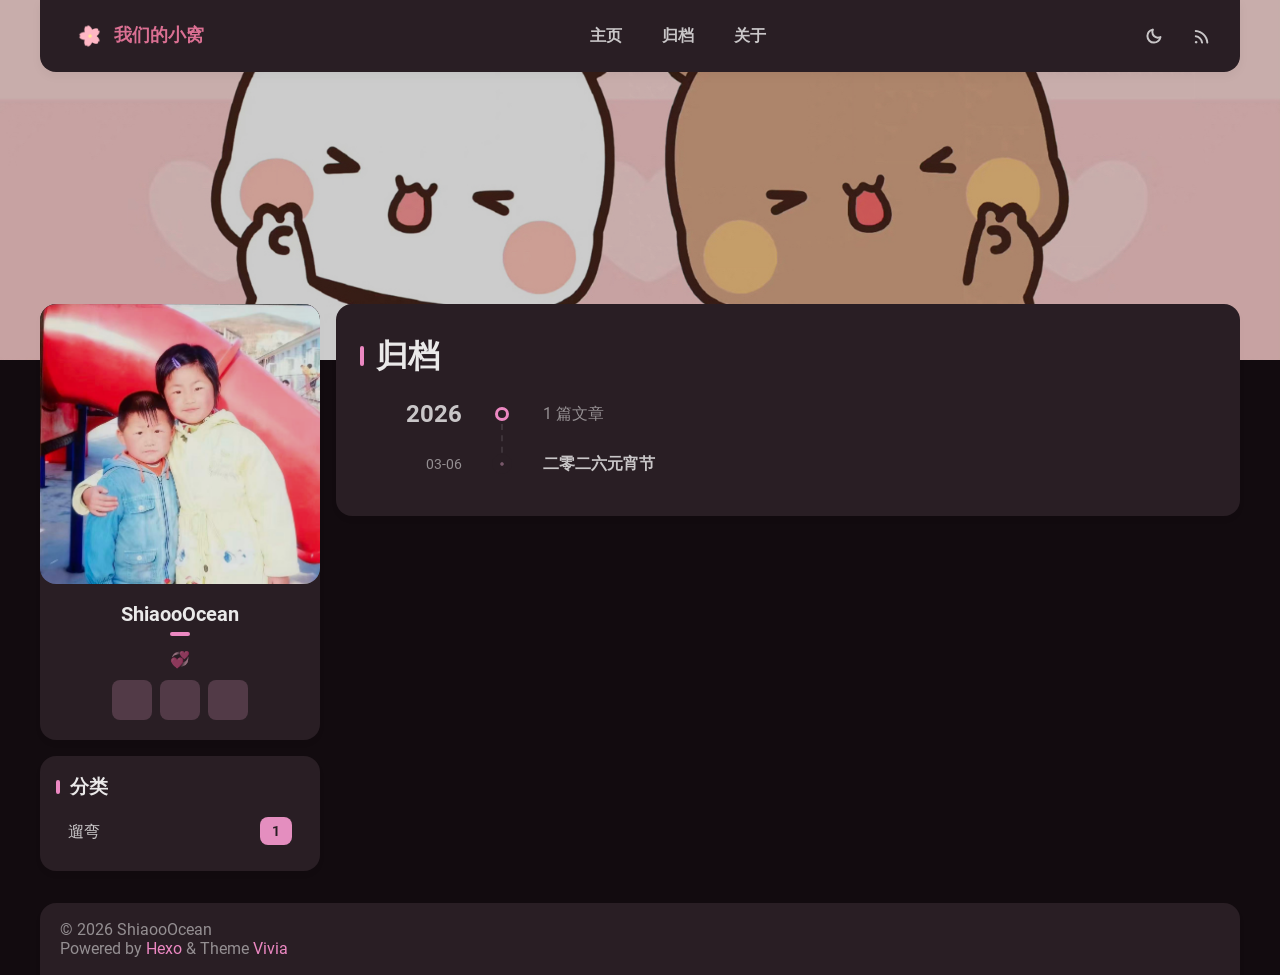
<file: archivesx/2026/03/index.html>
<!DOCTYPE html>


<html theme="dark" showBanner="true" hasBanner="true" > 
<link href="https://cdn.staticfile.org/font-awesome/6.4.2/css/fontawesome.min.css" rel="stylesheet">
<link href="https://cdn.staticfile.org/font-awesome/6.4.2/css/brands.min.css" rel="stylesheet">
<link href="https://cdn.staticfile.org/font-awesome/6.4.2/css/solid.min.css" rel="stylesheet">
<script src="/js/color.global.min.js" ></script>
<script src="/js/load-settings.js" ></script>
<head>
  <meta charset="utf-8">
  
  
  

  
  <title>归档: 2026/3 | 我们的小窝</title>
  <meta name="viewport" content="width=device-width, initial-scale=1, shrink-to-fit=no">

  <link rel="preload" href="/css/fonts/Roboto-Regular.ttf" as="font" type="font/ttf" crossorigin="anonymous">
  <link rel="preload" href="/css/fonts/Roboto-Bold.ttf" as="font" type="font/ttf" crossorigin="anonymous">

  <meta property="og:type" content="website">
<meta property="og:title" content="我们的小窝">
<meta property="og:url" content="http://example.com/archivesx/2026/03/index.html">
<meta property="og:site_name" content="我们的小窝">
<meta property="og:locale" content="zh_CN">
<meta property="article:author" content="John Doe">
<meta name="twitter:card" content="summary">
  
    <link rel="alternate" href="/atom.xml" title="我们的小窝" type="application/atom+xml">
  
  
    <link rel="shortcut icon" href="/images/icon/sakura_favicon.png">
  
  
    <link
      rel="stylesheet"
      href="https://cdn.staticfile.net/waline/3.0.0-alpha.9/waline.css"
    />
  
  
<link rel="stylesheet" href="/css/style.css">

<meta name="generator" content="Hexo 8.1.1"></head>

<body>
  
  
    
<div id="banner" class="">
  <img src="/images/backgrand/yier.jpeg" itemprop="image">
  <div id="banner-dim"></div>
</div>
 
   
  <div id="main-grid" class="  ">
    <div id="nav" class=""  >
      <navbar id="navbar">
<nav id="title-nav">
  <a href="/" style="display: flex; align-items: center; text-decoration: none;">
    <!-- 直接调用你的 favicon 图片 -->
    <img src="/images/icon/sakura_favicon.png" alt="Logo" style="width: 28px; height: 28px; margin-right: 10px; flex-shrink: 0;">
    
    <!-- 网站标题 -->
    <div style="color: #db7093; font-weight: bold; font-size: 1.1rem; line-height: 1;">我们的小窝</div>
  </a>
</nav>
  <nav id="main-nav">
    
      <a class="main-nav-link" href="/">主页</a>
    
      <a class="main-nav-link" href="/archives">归档</a>
    
      <a class="main-nav-link" href="/about">关于</a>
    
  </nav>
  <nav id="sub-nav">
    <a id="theme-btn" class="nav-icon">
      <span class="light-mode-icon"><svg xmlns="http://www.w3.org/2000/svg" height="20" viewBox="0 -960 960 960" width="20"><path d="M438.5-829.913v-48q0-17.452 11.963-29.476 11.964-12.024 29.326-12.024 17.363 0 29.537 12.024t12.174 29.476v48q0 17.452-11.963 29.476-11.964 12.024-29.326 12.024-17.363 0-29.537-12.024T438.5-829.913Zm0 747.826v-48q0-17.452 11.963-29.476 11.964-12.024 29.326-12.024 17.363 0 29.537 12.024t12.174 29.476v48q0 17.452-11.963 29.476-11.964 12.024-29.326 12.024-17.363 0-29.537-12.024T438.5-82.087ZM877.913-438.5h-48q-17.452 0-29.476-11.963-12.024-11.964-12.024-29.326 0-17.363 12.024-29.537t29.476-12.174h48q17.452 0 29.476 11.963 12.024 11.964 12.024 29.326 0 17.363-12.024 29.537T877.913-438.5Zm-747.826 0h-48q-17.452 0-29.476-11.963-12.024-11.964-12.024-29.326 0-17.363 12.024-29.537T82.087-521.5h48q17.452 0 29.476 11.963 12.024 11.964 12.024 29.326 0 17.363-12.024 29.537T130.087-438.5Zm660.174-290.87-34.239 32q-12.913 12.674-29.565 12.174-16.653-.5-29.327-13.174-12.674-12.673-12.554-28.826.12-16.152 12.794-28.826l33-35q12.913-12.674 30.454-12.674t30.163 12.847q12.709 12.846 12.328 30.826-.38 17.98-13.054 30.653ZM262.63-203.978l-32 34q-12.913 12.674-30.454 12.674t-30.163-12.847q-12.709-12.846-12.328-30.826.38-17.98 13.054-30.653l33.239-31q12.913-12.674 29.565-12.174 16.653.5 29.327 13.174 12.674 12.673 12.554 28.826-.12 16.152-12.794 28.826Zm466.74 33.239-32-33.239q-12.674-12.913-12.174-29.565.5-16.653 13.174-29.327 12.673-12.674 28.826-13.054 16.152-.38 28.826 12.294l35 33q12.674 12.913 12.674 30.454t-12.847 30.163q-12.846 12.709-30.826 12.328-17.98-.38-30.653-13.054ZM203.978-697.37l-34-33q-12.674-12.913-13.174-29.945-.5-17.033 12.174-29.707t31.326-13.293q18.653-.62 31.326 13.054l32 34.239q11.674 12.913 11.174 29.565-.5 16.653-13.174 29.327-12.673 12.674-28.826 12.554-16.152-.12-28.826-12.794ZM480-240q-100 0-170-70t-70-170q0-100 70-170t170-70q100 0 170 70t70 170q0 100-70 170t-170 70Zm-.247-82q65.703 0 111.475-46.272Q637-414.544 637-480.247t-45.525-111.228Q545.95-637 480.247-637t-111.475 45.525Q323-545.95 323-480.247t45.525 111.975Q414.05-322 479.753-322ZM481-481Z"/></svg></span>
      <span class="dark-mode-icon"><svg xmlns="http://www.w3.org/2000/svg" height="20" viewBox="0 -960 960 960" width="20"><path d="M480.239-116.413q-152.63 0-258.228-105.478Q116.413-327.37 116.413-480q0-130.935 77.739-227.435t206.304-125.043q43.022-9.631 63.87 10.869t3.478 62.805q-8.891 22.043-14.315 44.463-5.424 22.42-5.424 46.689 0 91.694 64.326 155.879 64.325 64.186 156.218 64.186 24.369 0 46.978-4.946 22.609-4.945 44.413-14.076 42.826-17.369 62.967 1.142 20.142 18.511 10.511 61.054Q807.174-280 712.63-198.206q-94.543 81.793-232.391 81.793Zm0-95q79.783 0 143.337-40.217 63.554-40.218 95.793-108.283-15.608 4.044-31.097 5.326-15.49 1.283-31.859.805-123.706-4.066-210.777-90.539-87.071-86.473-91.614-212.092-.24-16.369.923-31.978 1.164-15.609 5.446-30.978-67.826 32.478-108.282 96.152Q211.652-559.543 211.652-480q0 111.929 78.329 190.258 78.329 78.329 190.258 78.329ZM466.13-465.891Z"/></svg></span>
    </a>
    
      <a id="nav-rss-link" class="nav-icon mobile-hide" href="/atom.xml" title="RSS 订阅">
        <svg xmlns="http://www.w3.org/2000/svg" height="20" viewBox="0 -960 960 960" width="20"><path d="M198-120q-25.846 0-44.23-18.384-18.384-18.385-18.384-44.23 0-25.846 18.384-44.23 18.384-18.385 44.23-18.385 25.846 0 44.23 18.385 18.384 18.384 18.384 44.23 0 25.845-18.384 44.23Q223.846-120 198-120Zm538.385 0q-18.846 0-32.923-13.769-14.076-13.769-15.922-33.23-8.692-100.616-51.077-188.654-42.385-88.039-109.885-155.539-67.5-67.501-155.539-109.885Q283-663.462 182.385-672.154q-19.461-1.846-33.23-16.23-13.769-14.385-13.769-33.846t14.076-32.922q14.077-13.461 32.923-12.23 120.076 8.692 226.038 58.768 105.961 50.077 185.73 129.846 79.769 79.769 129.846 185.731 50.077 105.961 58.769 226.038 1.231 18.846-12.538 32.922Q756.461-120 736.385-120Zm-252 0q-18.231 0-32.423-13.461t-18.653-33.538Q418.155-264.23 348.886-333.5q-69.27-69.27-166.501-84.423-20.077-4.462-33.538-18.961-13.461-14.5-13.461-33.346 0-19.076 13.884-33.23 13.884-14.153 33.115-10.922 136.769 15.384 234.384 112.999 97.615 97.615 112.999 234.384 3.231 19.23-10.538 33.115Q505.461-120 484.385-120Z"/></svg>
      </a>
    
    <div id="nav-menu-btn" class="nav-icon">
      <svg xmlns="http://www.w3.org/2000/svg" height="20" viewBox="0 -960 960 960" width="20"><path d="M177.37-252.282q-17.453 0-29.477-11.964-12.024-11.963-12.024-29.326t12.024-29.537q12.024-12.174 29.477-12.174h605.26q17.453 0 29.477 11.964 12.024 11.963 12.024 29.326t-12.024 29.537q-12.024 12.174-29.477 12.174H177.37Zm0-186.218q-17.453 0-29.477-11.963-12.024-11.964-12.024-29.326 0-17.363 12.024-29.537T177.37-521.5h605.26q17.453 0 29.477 11.963 12.024 11.964 12.024 29.326 0 17.363-12.024 29.537T782.63-438.5H177.37Zm0-186.217q-17.453 0-29.477-11.964-12.024-11.963-12.024-29.326t12.024-29.537q12.024-12.174 29.477-12.174h605.26q17.453 0 29.477 11.964 12.024 11.963 12.024 29.326t-12.024 29.537q-12.024 12.174-29.477 12.174H177.37Z"/></svg>
    </div>
  </nav>
</navbar>
<div id="nav-dropdown" class="hidden">
  <div id="dropdown-link-list">
    
      <a class="nav-dropdown-link" href="/">主页</a>
    
      <a class="nav-dropdown-link" href="/archives">归档</a>
    
      <a class="nav-dropdown-link" href="/about">关于</a>
    
    
      <a class="nav-dropdown-link" href="/atom.xml" title="RSS 订阅">RSS</a>
     
    </div>
</div>
<script>
  let dropdownBtn = document.getElementById("nav-menu-btn");
  let dropdownEle = document.getElementById("nav-dropdown");
  dropdownBtn.onclick = function() {
    dropdownEle.classList.toggle("hidden");
  }
</script>
    </div>
    <div id="sidebar-wrapper">
      <sidebar id="sidebar">
  
    <div class="widget-wrap">
  <div class="info-card">
    <div class="avatar">
      
        <image src=/images/avatar/3.jpg></image>
      
      <div class="img-dim"></div>
    </div>
    <div class="info">
      <div class="username">ShiaooOcean </div>
      <div class="dot"></div>
      <div class="subtitle">💞 </div>
      <div class="link-list">
        
          <a class="link-btn" target="_blank" rel="noopener" href="https://twitter.com" title="Twitter"><i class="fa-brands fa-twitter"></i></a>
        
          <a class="link-btn" target="_blank" rel="noopener" href="https://store.steampowered.com" title="Steam"><i class="fa-brands fa-steam"></i></a>
        
          <a class="link-btn" target="_blank" rel="noopener" href="https://github.com" title="GitHub"><i class="fa-brands fa-github"></i></a>
         
      </div>  
    </div>
  </div>
</div>

  
  <div class="sticky">
    
      


  <div class="widget-wrap">
    <div class="widget">
      <h3 class="widget-title">分类</h3>
      <div class="category-box">
            <a class="category-link" href="/categories/%E9%81%9B%E5%BC%AF/">
                遛弯
                <div class="category-count">1</div>
            </a>
        </div>
    </div>
  </div>


    
      

    
  </div>
</sidebar>
    </div>
    <div id="content-body">
       

<div class="archive-main-card">
    <div class="archive-top">
      <div class="main-title-bar">
        <div class="main-title-dot"></div>
        <h1 class="article-title">归档</h1>
      </div>    
    </div>
    
    
      
      
        
        <div class="year-line">
            <div class="year-num">2026</div>
            <div class="dot-wrapper">
                <div class="dot"></div>
            </div>
            <div class="article-count">1 篇文章</div>
        </div>
      
      <a class="archive-article-link" href="/2026/03/06/%E4%BA%8C%E9%9B%B6%E4%BA%8C%E5%85%AD%E5%85%83%E5%AE%B5%E8%8A%82/" title="二零二六元宵节">
        <div class="date">03-06</div>
        <div class="line">
            <div class="dot"></div>
        </div>
        <div class="title">
            <div class="title-inner">
                
                    二零二六元宵节
                
            </div>
        </div>
        <div class="tags">
            
        </div>
      </a>
    
  </div>
    </div>
    <div id="footer-wrapper">
      <footer id="footer">
  
  <div id="footer-info" class="inner">
    
    &copy; 2026 ShiaooOcean<br>
    Powered by <a href="https://hexo.io/" target="_blank">Hexo</a> & Theme <a target="_blank" rel="noopener" href="https://github.com/saicaca/hexo-theme-vivia">Vivia</a>
  </div>
</footer>

    </div>
    <div class="back-to-top-wrapper">
    <button id="back-to-top-btn" class="back-to-top-btn hide" onclick="topFunction()">
        <i class="fa-solid fa-angle-up"></i>
    </button>
</div>

<script>
    function topFunction() {
        window.scroll({ top: 0, behavior: 'smooth' });
    }
    let btn = document.getElementById('back-to-top-btn');
    function scrollFunction() {
        if (document.body.scrollTop > 600 || document.documentElement.scrollTop > 600) {
            btn.classList.remove('hide')
        } else {
            btn.classList.add('hide')
        }
    }
    window.onscroll = function() {
        scrollFunction();
    }
</script>

  </div>
  <script src="/js/light-dark-switch.js"></script>
</body>
</html>
</file>
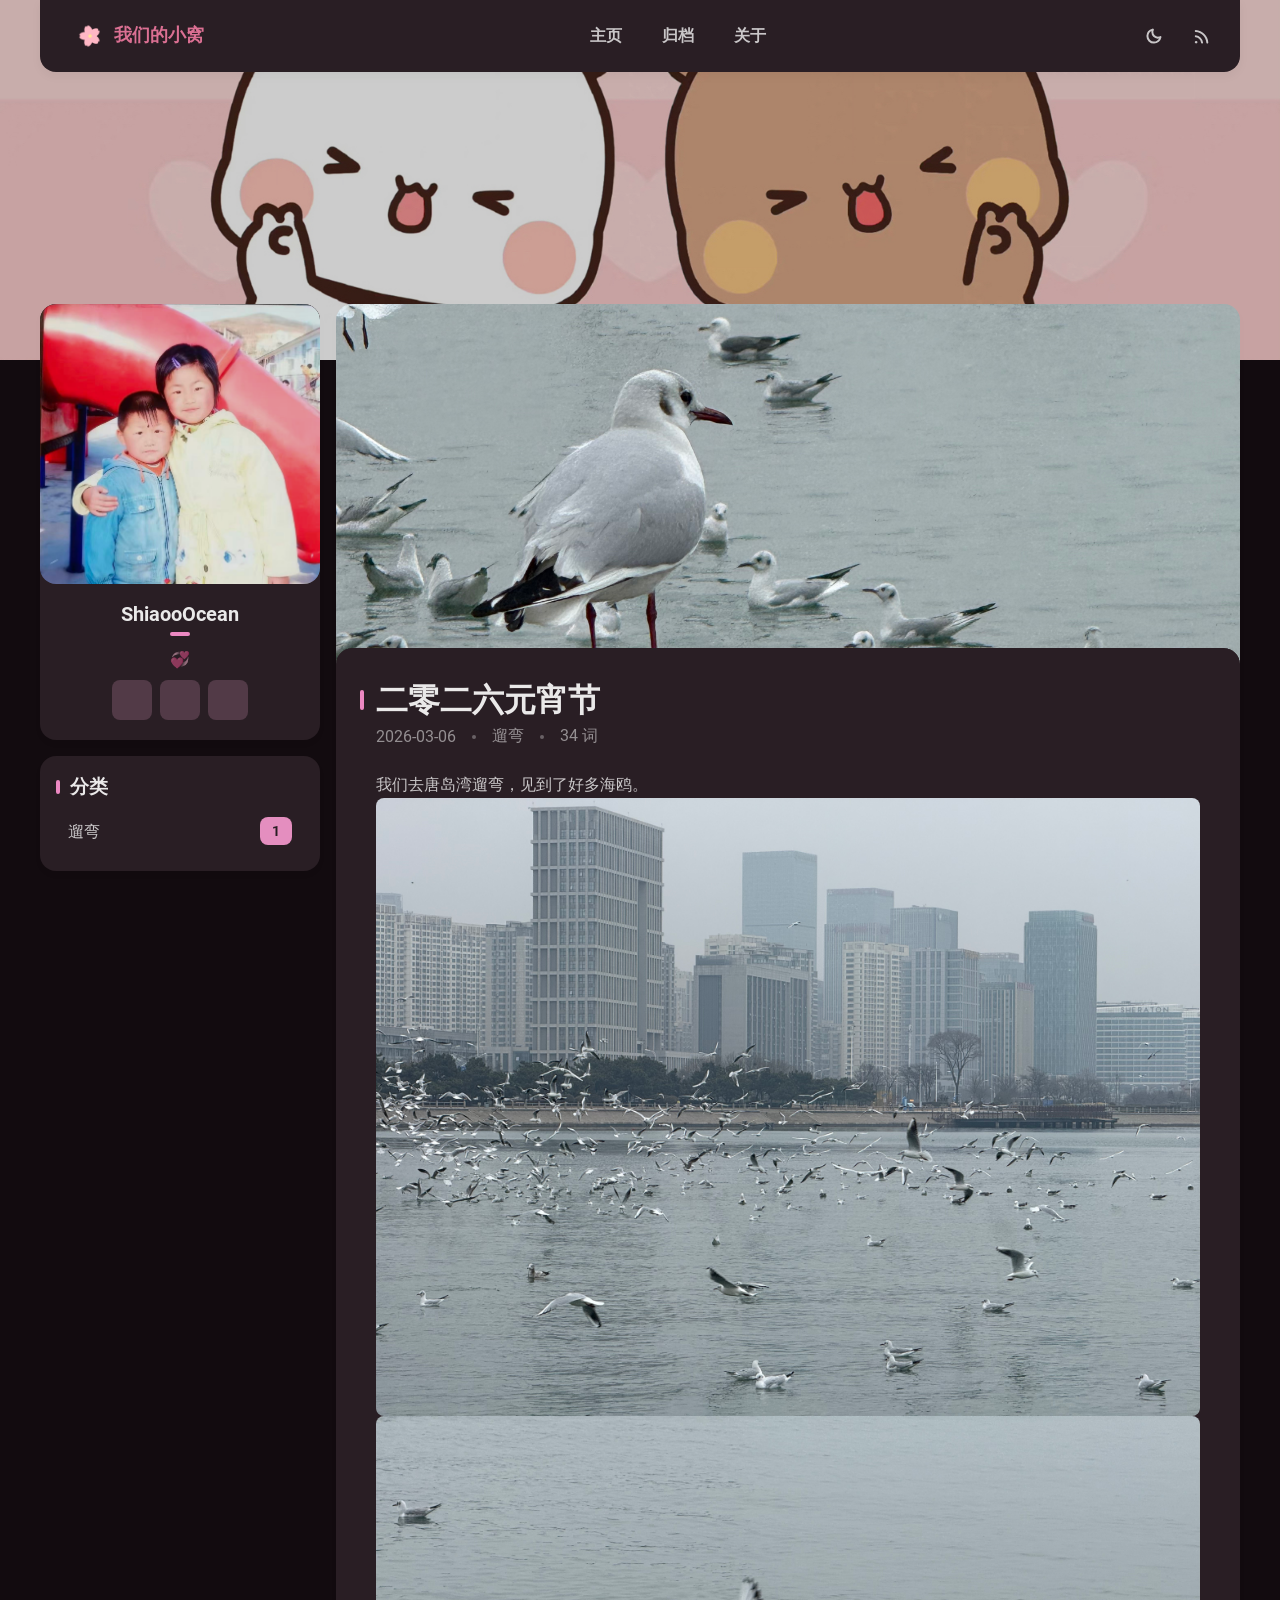
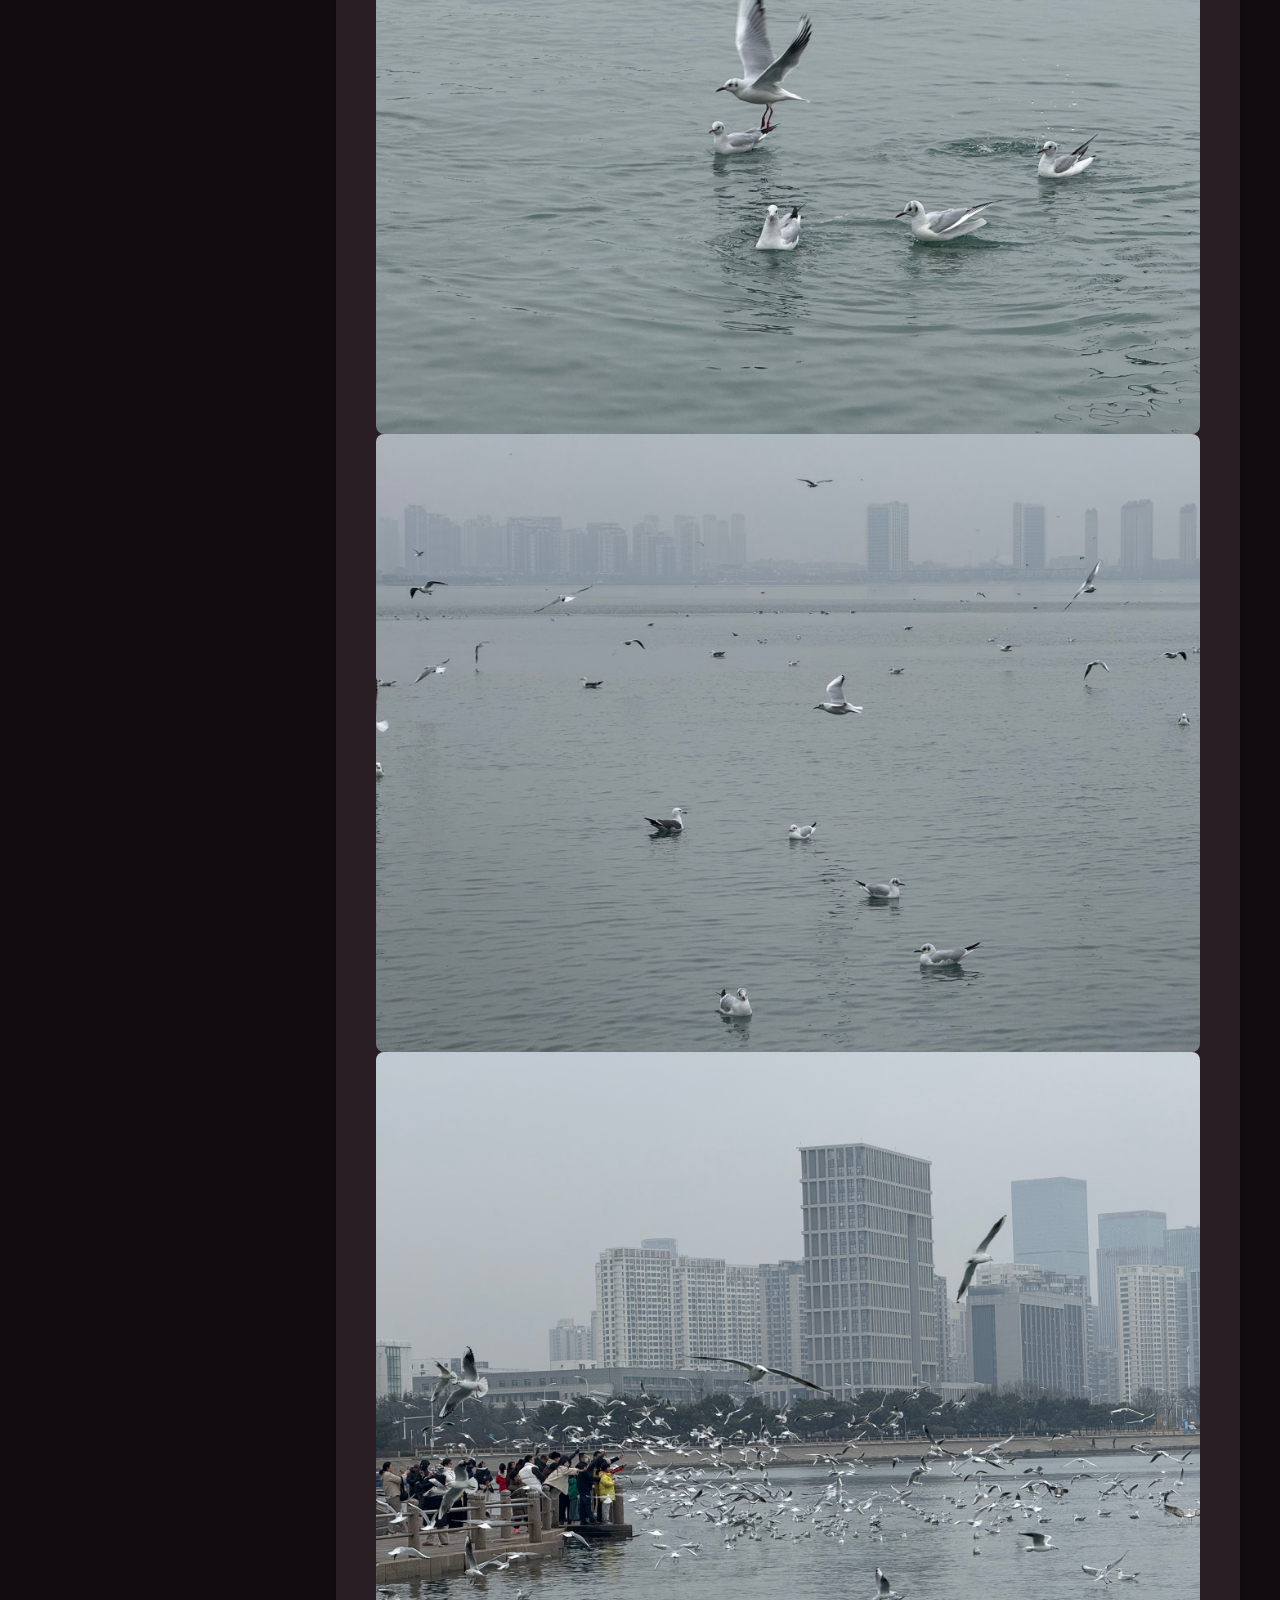
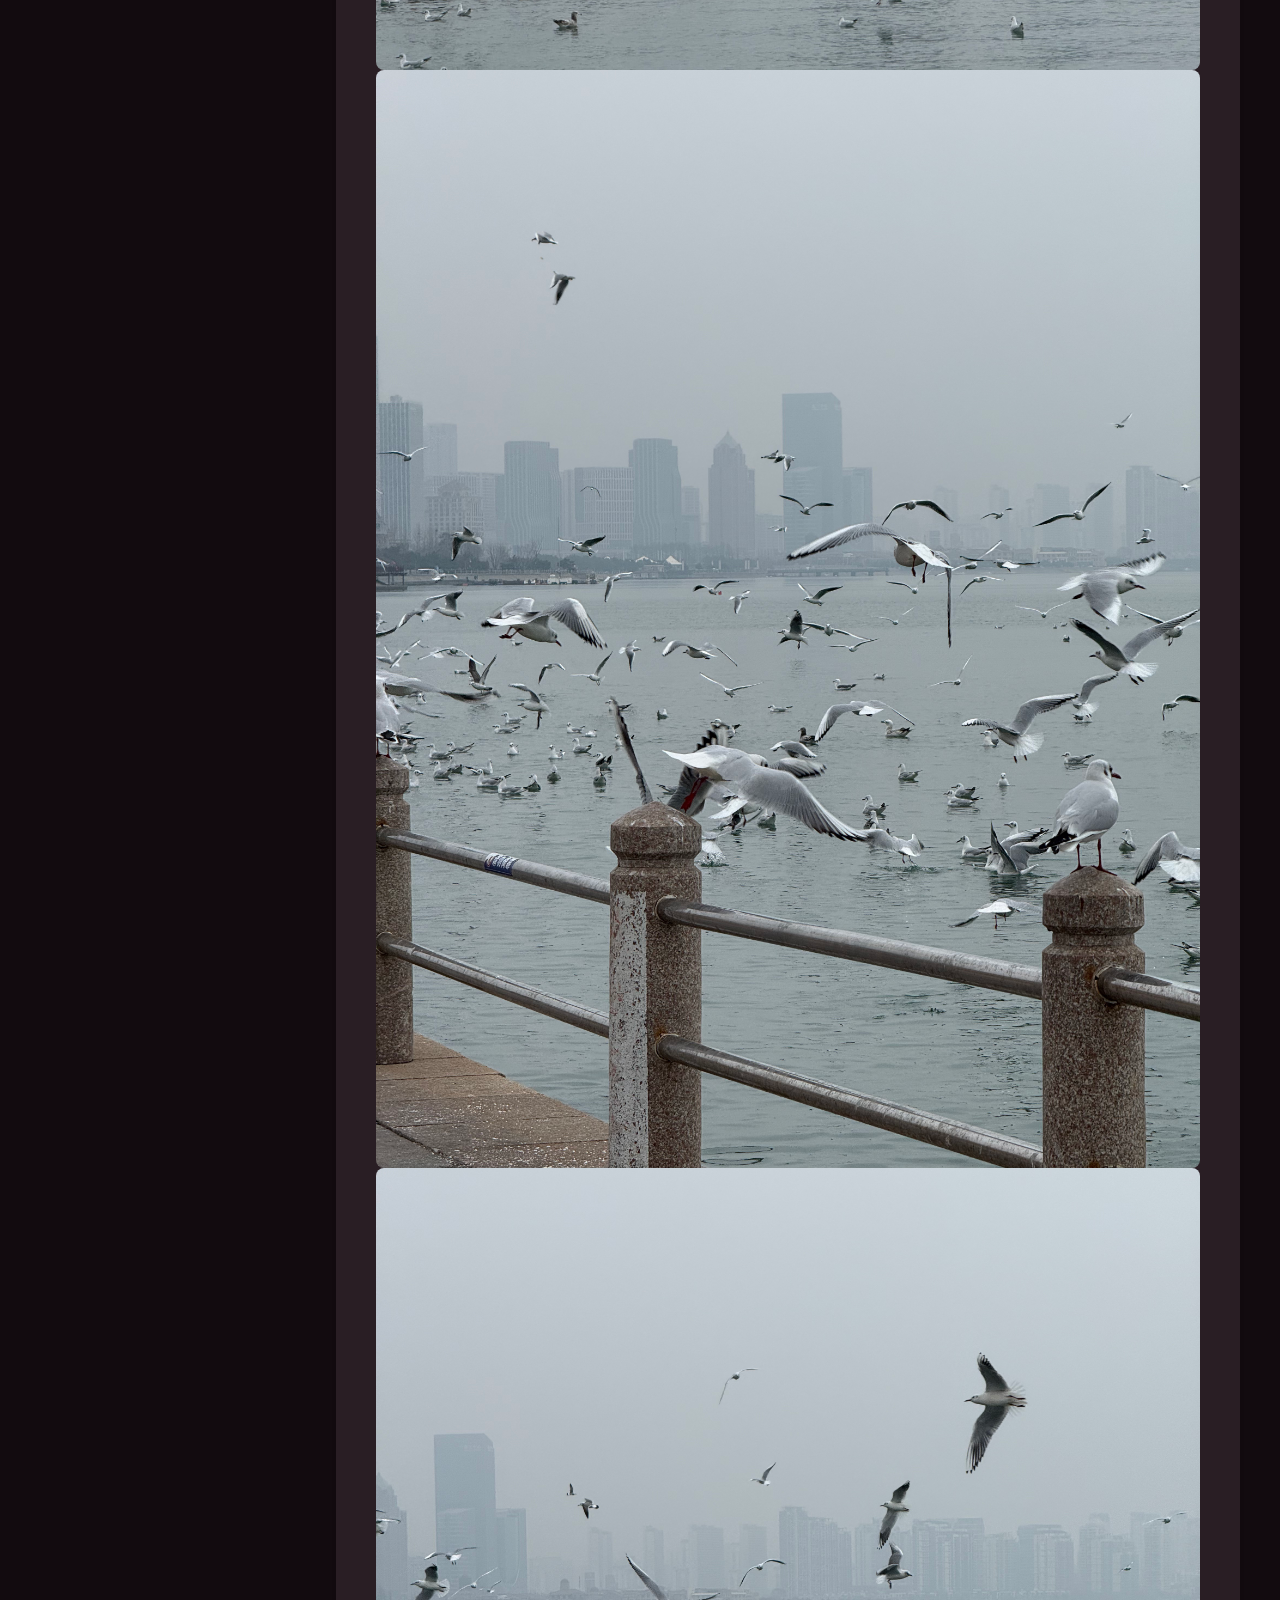
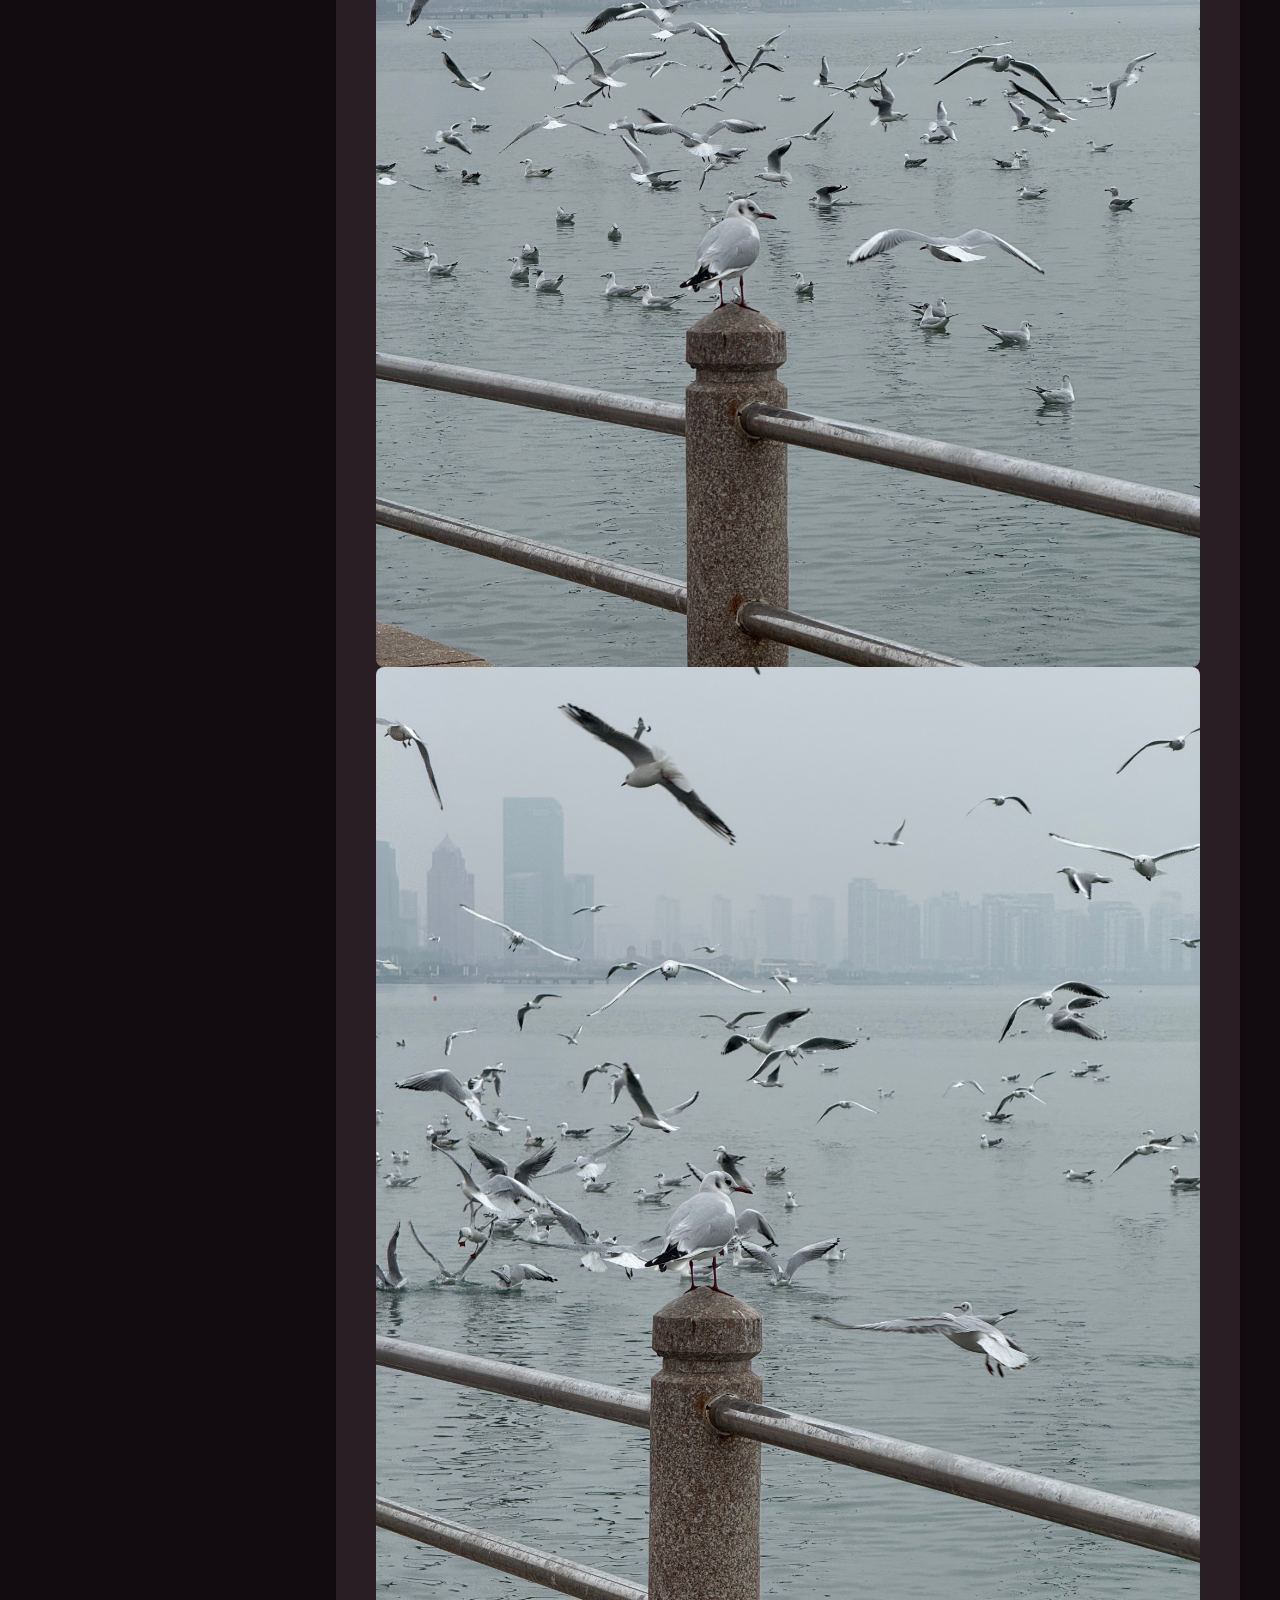
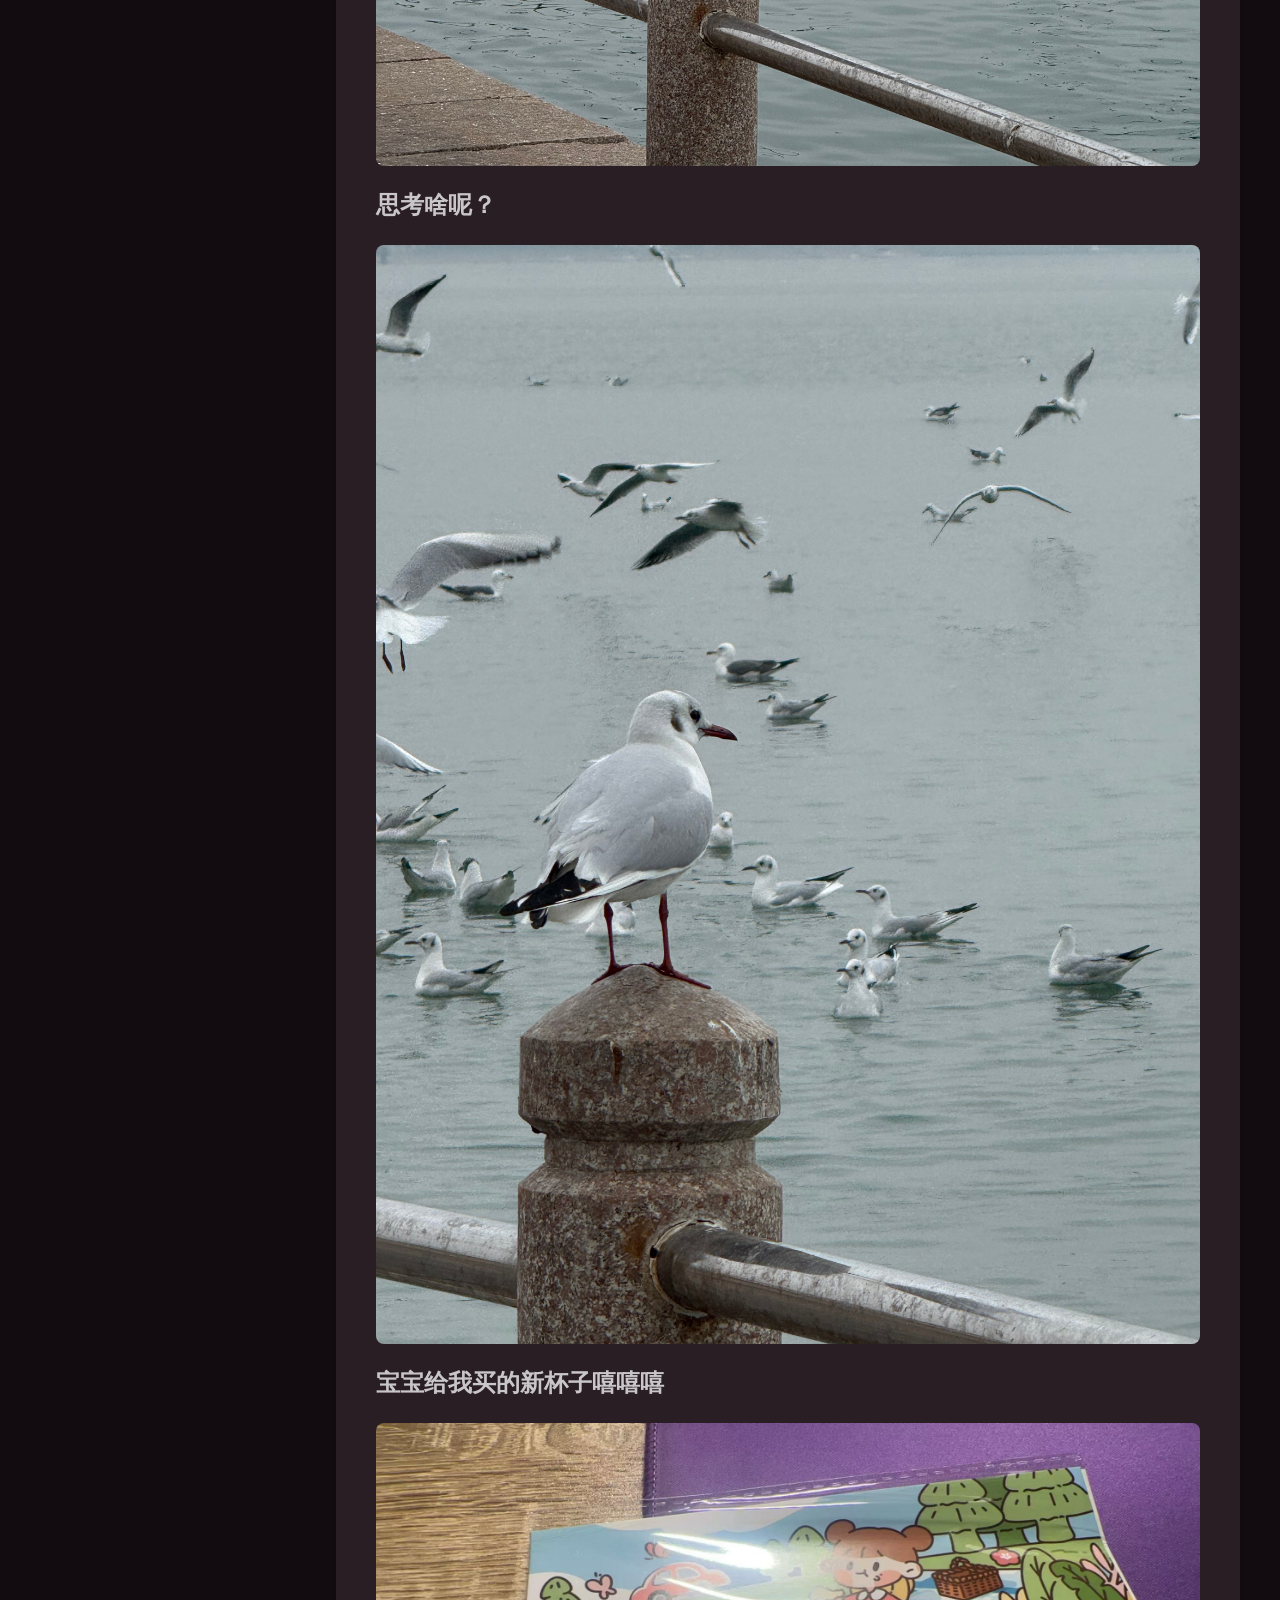
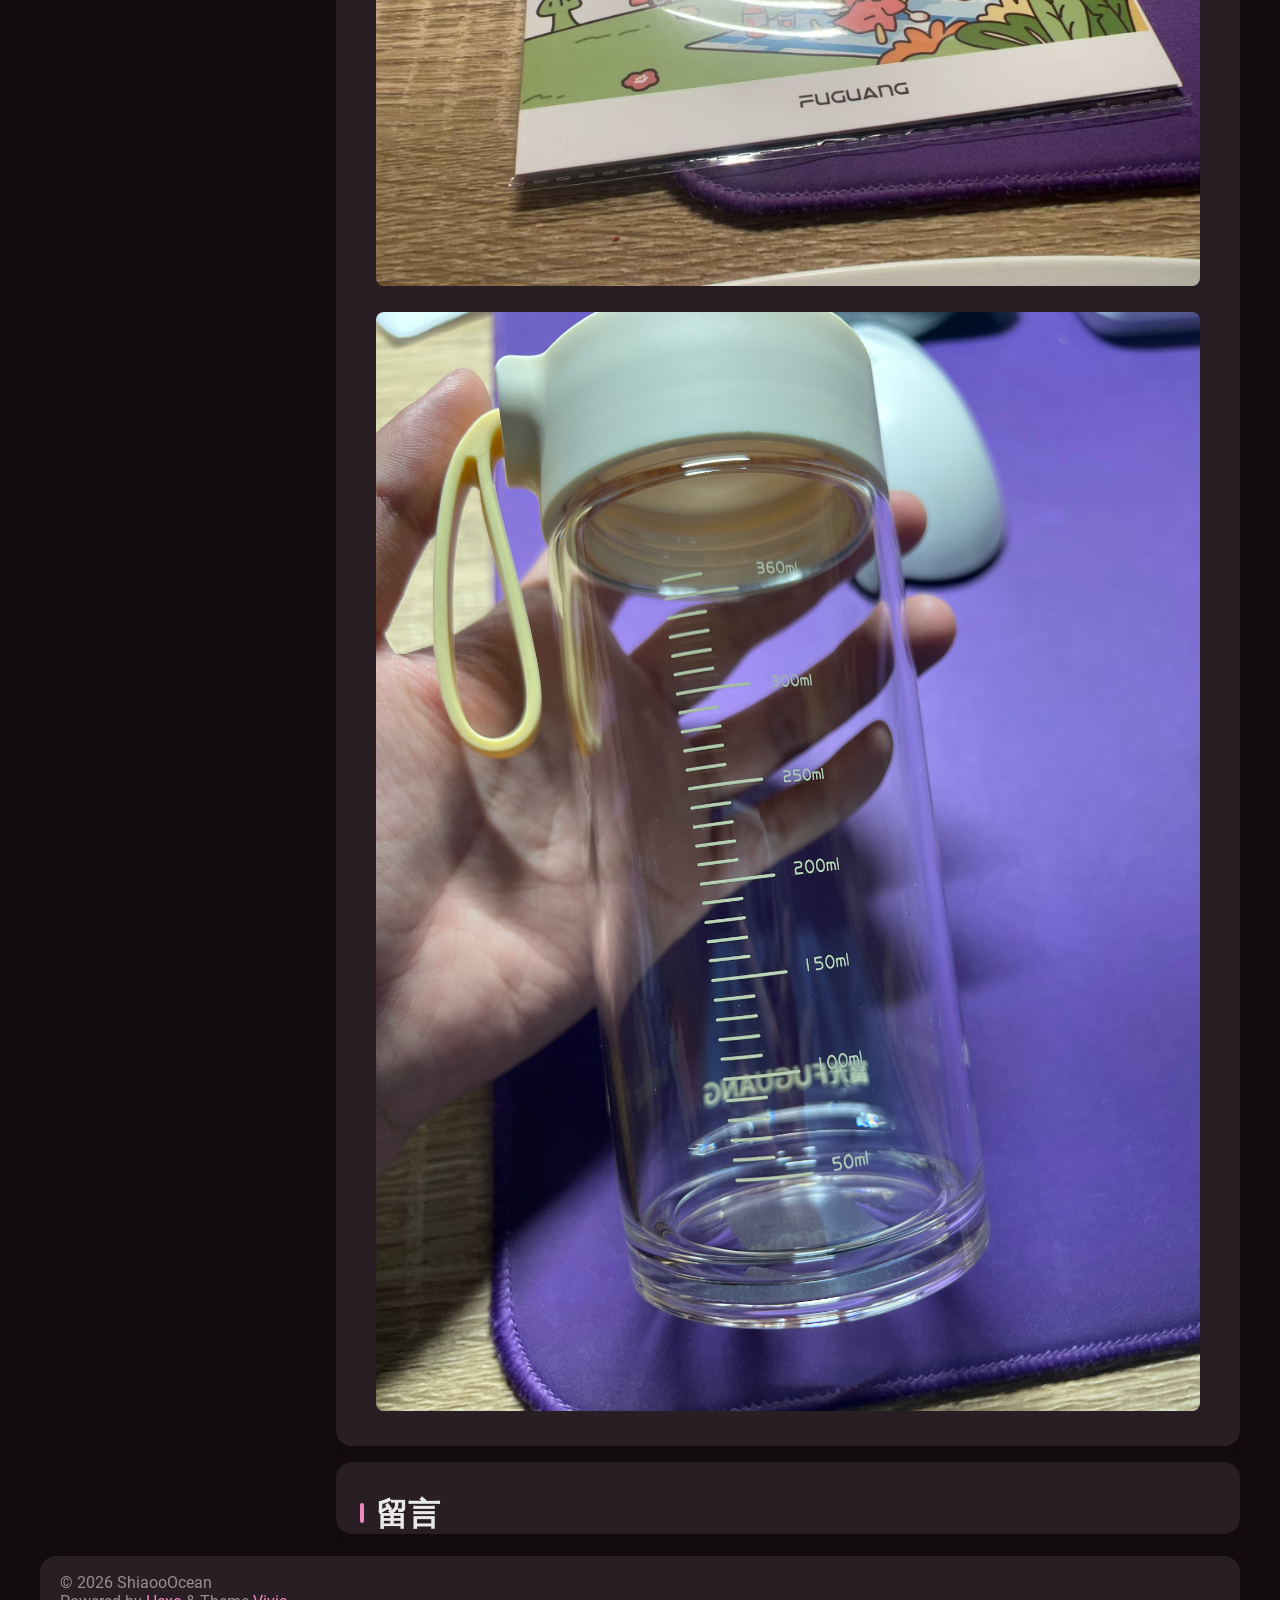
<file: 2026/03/06/二零二六元宵节/index.html>
<!DOCTYPE html>


<html theme="dark" showBanner="true" hasBanner="desktop" > 
<link href="https://cdn.staticfile.org/font-awesome/6.4.2/css/fontawesome.min.css" rel="stylesheet">
<link href="https://cdn.staticfile.org/font-awesome/6.4.2/css/brands.min.css" rel="stylesheet">
<link href="https://cdn.staticfile.org/font-awesome/6.4.2/css/solid.min.css" rel="stylesheet">
<script src="/js/color.global.min.js" ></script>
<script src="/js/load-settings.js" ></script>
<head>
  <meta charset="utf-8">
  
  
  

  
  <title>二零二六元宵节 | 我们的小窝</title>
  <meta name="viewport" content="width=device-width, initial-scale=1, shrink-to-fit=no">

  <link rel="preload" href="/css/fonts/Roboto-Regular.ttf" as="font" type="font/ttf" crossorigin="anonymous">
  <link rel="preload" href="/css/fonts/Roboto-Bold.ttf" as="font" type="font/ttf" crossorigin="anonymous">

  <meta name="description" content="我们去唐岛湾遛弯，见到了好多海鸥。 思考啥呢？ 宝宝给我买的新杯子嘻嘻嘻">
<meta property="og:type" content="article">
<meta property="og:title" content="二零二六元宵节">
<meta property="og:url" content="http://example.com/2026/03/06/%E4%BA%8C%E9%9B%B6%E4%BA%8C%E5%85%AD%E5%85%83%E5%AE%B5%E8%8A%82/index.html">
<meta property="og:site_name" content="我们的小窝">
<meta property="og:description" content="我们去唐岛湾遛弯，见到了好多海鸥。 思考啥呢？ 宝宝给我买的新杯子嘻嘻嘻">
<meta property="og:locale" content="zh_CN">
<meta property="og:image" content="http://example.com/images/781743b90349461dc206d8cb607ca5b.jpg">
<meta property="article:published_time" content="2026-03-06T14:53:36.000Z">
<meta property="article:modified_time" content="2026-03-06T15:43:43.579Z">
<meta property="article:author" content="John Doe">
<meta name="twitter:card" content="summary">
<meta name="twitter:image" content="http://example.com/images/781743b90349461dc206d8cb607ca5b.jpg">
  
    <link rel="alternate" href="/atom.xml" title="我们的小窝" type="application/atom+xml">
  
  
    <link rel="shortcut icon" href="/images/icon/sakura_favicon.png">
  
  
    <link
      rel="stylesheet"
      href="https://cdn.staticfile.net/waline/3.0.0-alpha.9/waline.css"
    />
  
  
<link rel="stylesheet" href="/css/style.css">

<meta name="generator" content="Hexo 8.1.1"></head>

<body>
  
  
    
<div id="banner" class="">
  <img src="/images/backgrand/yier.jpeg" itemprop="image">
  <div id="banner-dim"></div>
</div>
 
   
  <div id="main-grid" class="  ">
    <div id="nav" class=""  >
      <navbar id="navbar">
<nav id="title-nav">
  <a href="/" style="display: flex; align-items: center; text-decoration: none;">
    <!-- 直接调用你的 favicon 图片 -->
    <img src="/images/icon/sakura_favicon.png" alt="Logo" style="width: 28px; height: 28px; margin-right: 10px; flex-shrink: 0;">
    
    <!-- 网站标题 -->
    <div style="color: #db7093; font-weight: bold; font-size: 1.1rem; line-height: 1;">我们的小窝</div>
  </a>
</nav>
  <nav id="main-nav">
    
      <a class="main-nav-link" href="/">主页</a>
    
      <a class="main-nav-link" href="/archives">归档</a>
    
      <a class="main-nav-link" href="/about">关于</a>
    
  </nav>
  <nav id="sub-nav">
    <a id="theme-btn" class="nav-icon">
      <span class="light-mode-icon"><svg xmlns="http://www.w3.org/2000/svg" height="20" viewBox="0 -960 960 960" width="20"><path d="M438.5-829.913v-48q0-17.452 11.963-29.476 11.964-12.024 29.326-12.024 17.363 0 29.537 12.024t12.174 29.476v48q0 17.452-11.963 29.476-11.964 12.024-29.326 12.024-17.363 0-29.537-12.024T438.5-829.913Zm0 747.826v-48q0-17.452 11.963-29.476 11.964-12.024 29.326-12.024 17.363 0 29.537 12.024t12.174 29.476v48q0 17.452-11.963 29.476-11.964 12.024-29.326 12.024-17.363 0-29.537-12.024T438.5-82.087ZM877.913-438.5h-48q-17.452 0-29.476-11.963-12.024-11.964-12.024-29.326 0-17.363 12.024-29.537t29.476-12.174h48q17.452 0 29.476 11.963 12.024 11.964 12.024 29.326 0 17.363-12.024 29.537T877.913-438.5Zm-747.826 0h-48q-17.452 0-29.476-11.963-12.024-11.964-12.024-29.326 0-17.363 12.024-29.537T82.087-521.5h48q17.452 0 29.476 11.963 12.024 11.964 12.024 29.326 0 17.363-12.024 29.537T130.087-438.5Zm660.174-290.87-34.239 32q-12.913 12.674-29.565 12.174-16.653-.5-29.327-13.174-12.674-12.673-12.554-28.826.12-16.152 12.794-28.826l33-35q12.913-12.674 30.454-12.674t30.163 12.847q12.709 12.846 12.328 30.826-.38 17.98-13.054 30.653ZM262.63-203.978l-32 34q-12.913 12.674-30.454 12.674t-30.163-12.847q-12.709-12.846-12.328-30.826.38-17.98 13.054-30.653l33.239-31q12.913-12.674 29.565-12.174 16.653.5 29.327 13.174 12.674 12.673 12.554 28.826-.12 16.152-12.794 28.826Zm466.74 33.239-32-33.239q-12.674-12.913-12.174-29.565.5-16.653 13.174-29.327 12.673-12.674 28.826-13.054 16.152-.38 28.826 12.294l35 33q12.674 12.913 12.674 30.454t-12.847 30.163q-12.846 12.709-30.826 12.328-17.98-.38-30.653-13.054ZM203.978-697.37l-34-33q-12.674-12.913-13.174-29.945-.5-17.033 12.174-29.707t31.326-13.293q18.653-.62 31.326 13.054l32 34.239q11.674 12.913 11.174 29.565-.5 16.653-13.174 29.327-12.673 12.674-28.826 12.554-16.152-.12-28.826-12.794ZM480-240q-100 0-170-70t-70-170q0-100 70-170t170-70q100 0 170 70t70 170q0 100-70 170t-170 70Zm-.247-82q65.703 0 111.475-46.272Q637-414.544 637-480.247t-45.525-111.228Q545.95-637 480.247-637t-111.475 45.525Q323-545.95 323-480.247t45.525 111.975Q414.05-322 479.753-322ZM481-481Z"/></svg></span>
      <span class="dark-mode-icon"><svg xmlns="http://www.w3.org/2000/svg" height="20" viewBox="0 -960 960 960" width="20"><path d="M480.239-116.413q-152.63 0-258.228-105.478Q116.413-327.37 116.413-480q0-130.935 77.739-227.435t206.304-125.043q43.022-9.631 63.87 10.869t3.478 62.805q-8.891 22.043-14.315 44.463-5.424 22.42-5.424 46.689 0 91.694 64.326 155.879 64.325 64.186 156.218 64.186 24.369 0 46.978-4.946 22.609-4.945 44.413-14.076 42.826-17.369 62.967 1.142 20.142 18.511 10.511 61.054Q807.174-280 712.63-198.206q-94.543 81.793-232.391 81.793Zm0-95q79.783 0 143.337-40.217 63.554-40.218 95.793-108.283-15.608 4.044-31.097 5.326-15.49 1.283-31.859.805-123.706-4.066-210.777-90.539-87.071-86.473-91.614-212.092-.24-16.369.923-31.978 1.164-15.609 5.446-30.978-67.826 32.478-108.282 96.152Q211.652-559.543 211.652-480q0 111.929 78.329 190.258 78.329 78.329 190.258 78.329ZM466.13-465.891Z"/></svg></span>
    </a>
    
      <a id="nav-rss-link" class="nav-icon mobile-hide" href="/atom.xml" title="RSS 订阅">
        <svg xmlns="http://www.w3.org/2000/svg" height="20" viewBox="0 -960 960 960" width="20"><path d="M198-120q-25.846 0-44.23-18.384-18.384-18.385-18.384-44.23 0-25.846 18.384-44.23 18.384-18.385 44.23-18.385 25.846 0 44.23 18.385 18.384 18.384 18.384 44.23 0 25.845-18.384 44.23Q223.846-120 198-120Zm538.385 0q-18.846 0-32.923-13.769-14.076-13.769-15.922-33.23-8.692-100.616-51.077-188.654-42.385-88.039-109.885-155.539-67.5-67.501-155.539-109.885Q283-663.462 182.385-672.154q-19.461-1.846-33.23-16.23-13.769-14.385-13.769-33.846t14.076-32.922q14.077-13.461 32.923-12.23 120.076 8.692 226.038 58.768 105.961 50.077 185.73 129.846 79.769 79.769 129.846 185.731 50.077 105.961 58.769 226.038 1.231 18.846-12.538 32.922Q756.461-120 736.385-120Zm-252 0q-18.231 0-32.423-13.461t-18.653-33.538Q418.155-264.23 348.886-333.5q-69.27-69.27-166.501-84.423-20.077-4.462-33.538-18.961-13.461-14.5-13.461-33.346 0-19.076 13.884-33.23 13.884-14.153 33.115-10.922 136.769 15.384 234.384 112.999 97.615 97.615 112.999 234.384 3.231 19.23-10.538 33.115Q505.461-120 484.385-120Z"/></svg>
      </a>
    
    <div id="nav-menu-btn" class="nav-icon">
      <svg xmlns="http://www.w3.org/2000/svg" height="20" viewBox="0 -960 960 960" width="20"><path d="M177.37-252.282q-17.453 0-29.477-11.964-12.024-11.963-12.024-29.326t12.024-29.537q12.024-12.174 29.477-12.174h605.26q17.453 0 29.477 11.964 12.024 11.963 12.024 29.326t-12.024 29.537q-12.024 12.174-29.477 12.174H177.37Zm0-186.218q-17.453 0-29.477-11.963-12.024-11.964-12.024-29.326 0-17.363 12.024-29.537T177.37-521.5h605.26q17.453 0 29.477 11.963 12.024 11.964 12.024 29.326 0 17.363-12.024 29.537T782.63-438.5H177.37Zm0-186.217q-17.453 0-29.477-11.964-12.024-11.963-12.024-29.326t12.024-29.537q12.024-12.174 29.477-12.174h605.26q17.453 0 29.477 11.964 12.024 11.963 12.024 29.326t-12.024 29.537q-12.024 12.174-29.477 12.174H177.37Z"/></svg>
    </div>
  </nav>
</navbar>
<div id="nav-dropdown" class="hidden">
  <div id="dropdown-link-list">
    
      <a class="nav-dropdown-link" href="/">主页</a>
    
      <a class="nav-dropdown-link" href="/archives">归档</a>
    
      <a class="nav-dropdown-link" href="/about">关于</a>
    
    
      <a class="nav-dropdown-link" href="/atom.xml" title="RSS 订阅">RSS</a>
     
    </div>
</div>
<script>
  let dropdownBtn = document.getElementById("nav-menu-btn");
  let dropdownEle = document.getElementById("nav-dropdown");
  dropdownBtn.onclick = function() {
    dropdownEle.classList.toggle("hidden");
  }
</script>
    </div>
    <div id="sidebar-wrapper">
      <sidebar id="sidebar">
  
    <div class="widget-wrap">
  <div class="info-card">
    <div class="avatar">
      
        <image src=/images/avatar/3.jpg></image>
      
      <div class="img-dim"></div>
    </div>
    <div class="info">
      <div class="username">ShiaooOcean </div>
      <div class="dot"></div>
      <div class="subtitle">💞 </div>
      <div class="link-list">
        
          <a class="link-btn" target="_blank" rel="noopener" href="https://twitter.com" title="Twitter"><i class="fa-brands fa-twitter"></i></a>
        
          <a class="link-btn" target="_blank" rel="noopener" href="https://store.steampowered.com" title="Steam"><i class="fa-brands fa-steam"></i></a>
        
          <a class="link-btn" target="_blank" rel="noopener" href="https://github.com" title="GitHub"><i class="fa-brands fa-github"></i></a>
         
      </div>  
    </div>
  </div>
</div>

  
  <div class="sticky">
    
      


  <div class="widget-wrap">
    <div class="widget">
      <h3 class="widget-title">分类</h3>
      <div class="category-box">
            <a class="category-link" href="/categories/%E9%81%9B%E5%BC%AF/">
                遛弯
                <div class="category-count">1</div>
            </a>
        </div>
    </div>
  </div>


    
      

    
  </div>
</sidebar>
    </div>
    <div id="content-body">
       


<article id="post-二零二六元宵节" class="h-entry article article-type-post" itemprop="blogPost" itemscope itemtype="https://schema.org/BlogPosting">
  
    
<div class="article-gallery">
  <div class="article-gallery-photos">
    
      <a class="article-gallery-img" rel="gallery_cuid-c9jD59y6Ue1bwJ7TsOvI">
        <img src="/images/781743b90349461dc206d8cb607ca5b.jpg" itemprop="image">
      </a>
    
  </div>
</div>

   
  <div class="article-inner">
    <div class="article-main">
      <header class="article-header">
        
<div class="main-title-bar">
  <div class="main-title-dot"></div>
  
    
      <h1 class="p-name article-title" itemprop="headline name">
        二零二六元宵节
      </h1>
    
  
</div>

        <div class='meta-info-bar'>
          <div class="meta-info">
  <time class="dt-published" datetime="2026-03-06T14:53:36.000Z" itemprop="datePublished">2026-03-06</time>
</div>
          <div class="need-seperator meta-info">
            
            <div class="meta-info">
              <div class="meta-cate-flex">
  
  <a class="meta-cate-link" href="/categories/%E9%81%9B%E5%BC%AF/">遛弯</a>
   
</div>

            </div>
              
          </div>
          <div class="wordcount need-seperator meta-info">
            34 词 
          </div>
        </div>
        
      </header>
      <div class="e-content article-entry" itemprop="articleBody">
        
          <p>我们去唐岛湾遛弯，见到了好多海鸥。<br><img src="/images/7e68ccbbf6b8ff50b8439cf706978ac.jpg"><img src="/images/2a95a8d273d33c0dc981cd1e27f34f0.jpg"><img src="/images/7afa3b354d953a7f9e2dbd20053963a.jpg"><img src="/images/08b65a64c47eada039f91f42e6e34a9.jpg"><img src="/images/854306e0af50bf48a3bd386e0190f1e.jpg"><img src="/images/89200815a1d2ca0c9eb8dc8ac8c7854.jpg"><img src="/images/05994c733a2b2dfcca09b0bb2e4165e.jpg"></p>
<h2 id="思考啥呢？"><a href="#思考啥呢？" class="headerlink" title="思考啥呢？"></a>思考啥呢？</h2><p><img src="/images/781743b90349461dc206d8cb607ca5b.jpg"></p>
<h2 id="宝宝给我买的新杯子嘻嘻嘻"><a href="#宝宝给我买的新杯子嘻嘻嘻" class="headerlink" title="宝宝给我买的新杯子嘻嘻嘻"></a>宝宝给我买的新杯子嘻嘻嘻</h2><p><img src="/images/0591b0d50ba35827cc5ed09209973ae.jpg"><br><img src="/images/6943156eba5a61938bcdc5d47f6eab4.jpg"></p>

        
      </div>

         
    </div>
    
     
  </div>
  
    

  
</article>






  <div id="wl-comment-card" class="wl-comment-card">
    <div class="main-title-bar">
      <div class="main-title-dot"></div>
      <div class="main-title">留言 </div>
    </div>
    <div id="waline"></div>
  </div>
  <script type="module">
    import { init } from 'https://cdn.staticfile.net/waline/3.0.0-alpha.9/waline.js';

    init({
      el: '#waline',
      serverURL: 'https://my-waline-comment-two.vercel.app',
      dark: 'html[theme="dark"]',
    });
  </script>

    </div>
    <div id="footer-wrapper">
      <footer id="footer">
  
  <div id="footer-info" class="inner">
    
    &copy; 2026 ShiaooOcean<br>
    Powered by <a href="https://hexo.io/" target="_blank">Hexo</a> & Theme <a target="_blank" rel="noopener" href="https://github.com/saicaca/hexo-theme-vivia">Vivia</a>
  </div>
</footer>

    </div>
    <div class="back-to-top-wrapper">
    <button id="back-to-top-btn" class="back-to-top-btn hide" onclick="topFunction()">
        <i class="fa-solid fa-angle-up"></i>
    </button>
</div>

<script>
    function topFunction() {
        window.scroll({ top: 0, behavior: 'smooth' });
    }
    let btn = document.getElementById('back-to-top-btn');
    function scrollFunction() {
        if (document.body.scrollTop > 600 || document.documentElement.scrollTop > 600) {
            btn.classList.remove('hide')
        } else {
            btn.classList.add('hide')
        }
    }
    window.onscroll = function() {
        scrollFunction();
    }
</script>

  </div>
  <script src="/js/light-dark-switch.js"></script>
</body>
</html>
</file>
<file: css/style.css>
:root {
  --neut-L90: rgba(255,255,255,0.9);
  --neut-L75: rgba(255,255,255,0.75);
  --neut-L50: rgba(255,255,255,0.5);
  --neut-L30: rgba(255,255,255,0.3);
  --neut-L10: rgba(255,255,255,0.1);
  --banner-dim: rgba(0,0,0,0.2);
  --primary-hue: 345;
  --main-title: rgba(255,255,255,0.9);
  --btn-content: var(--neut-L75);
  --btn-content-hover: var(--btn-content);
  --card-btn-bg: var(--card-background);
  --card-btn-icon: var(--primary);
  --btn-text-neutral-text: var(--neut-L75);
  --btn-text-content: var(--primary);
  --btn-text-light-text: var(--primary);
  --title-hover: var(--primary);
  --light-dot: var(--primary);
  --article-meta: rgba(255,255,255,0.5);
  --article-text: rgba(255,255,255,0.75);
  --info-name: rgba(255,255,255,0.9);
  --info-sub: rgba(255,255,255,0.5);
  --link: var(--primary);
  --color-picker-border: var(--primary);
  --color-picker-thumb: var(--primary);
  --pagenav-curr-bg: var(--primary);
  --widget-title: var(--main-title);
  --archive-year: var(--neut-L75);
  --archive-date: var(--neut-L50);
  --archive-title: var(--neut-L75);
  --archive-tags: var(--neut-L30);
  --archive-dashline: var(--neut-L10);
  --primary-btn-bg: var(--primary);
  --img-overlay: rgba(0,0,0,0.1);
  --sidebar-width: 280px;
  --display-light-icon: 0;
  --display-dark-icon: 1;
}
@supports (color: oklch(0 0 0)) {
  :root {
    --primary: oklch(0.75 0.14 var(--primary-hue));
    --nav-dropdown-bg: oklch(0.2 0.02 var(--primary-hue));
    --page-background: oklch(0.16 0.014 var(--primary-hue));
    --card-background: oklch(0.25 0.02 var(--primary-hue));
    --btn-bg: oklch(0.38 0.04 var(--primary-hue));
    --btn-hover: oklch(0.45 0.045 var(--primary-hue));
    --btn-active: oklch(0.5 0.05 var(--primary-hue));
    --card-btn-hover: oklch(0.3 0.03 var(--primary-hue));
    --card-btn-active: oklch(0.35 0.035 var(--primary-hue));
    --btn-text-hover: oklch(0.2 0.02 var(--primary-hue));
    --btn-text-active: oklch(0.17 0.017 var(--primary-hue));
    --timeline-dim-dot: oklch(0.5 0.05 var(--primary-hue));
    --title-active: oklch(0.65 0.12 var(--primary-hue));
    --tag-dot: oklch(0.25 0.02 var(--primary-hue));
    --highlight-selection: oklch(0.35 0.035 var(--primary-hue));
    --article-code-bg: oklch(0.4 0.04 var(--primary-hue));
    --article-block: oklch(0.2 0.02 var(--primary-hue));
    --link-hover-bg: oklch(0.4 0.08 var(--primary-hue));
    --link-active-bg: oklch(0.35 0.07 var(--primary-hue));
    --blockquote-bg: oklch(0.2 0.02 var(--primary-hue));
    --color-picker-range: oklch(0.4 0.04 var(--primary-hue));
    --badge-bg: oklch(0.75 0.12 var(--primary-hue));
    --text-on-light: oklch(0.25 0.02 var(--primary-hue));
    --pagenav-curr-text: oklch(0.25 0.02 var(--primary-hue));
    --input-field: oklch(0.2 0.02 var(--primary-hue));
    --primary-btn-text: oklch(0.25 0.02 var(--primary-hue));
    --enter-btn-bg: oklch(0.2 0.02 var(--primary-hue));
    --enter-btn-hover: oklch(0.3 0.03 var(--primary-hue));
    --enter-btn-active: oklch(0.35 0.035 var(--primary-hue));
    --selection-bg: oklch(0.4 0.08 var(--primary-hue));
    --code-block-selection-bg: oklch(0.4 0.08 var(--primary-hue));
  }
}
@supports not (color: oklch(0 0 0)) {
  :root {
    --primary: #ec88c2;
    --nav-dropdown-bg: #1d1218;
    --page-background: #120b0f;
    --card-background: #291e24;
    --btn-bg: #523a47;
    --btn-hover: #684b5b;
    --btn-active: #78586a;
    --card-btn-hover: #392831;
    --card-btn-active: #48333f;
    --btn-text-hover: #1d1218;
    --btn-text-active: #150c11;
    --timeline-dim-dot: #78586a;
    --title-active: #c270a0;
    --tag-dot: #291e24;
    --highlight-selection: #48333f;
    --article-code-bg: #583f4d;
    --article-block: #1d1218;
    --link-hover-bg: #663551;
    --link-active-bg: #542a43;
    --blockquote-bg: #1d1218;
    --color-picker-range: #583f4d;
    --badge-bg: #e48ebf;
    --text-on-light: #291e24;
    --pagenav-curr-text: #291e24;
    --input-field: #1d1218;
    --primary-btn-text: #291e24;
    --enter-btn-bg: #1d1218;
    --enter-btn-hover: #392831;
    --enter-btn-active: #48333f;
    --selection-bg: #663551;
    --code-block-selection-bg: #663551;
  }
}
:root[theme='light'] {
  --card-background: #fff;
  --banner-dim: none;
  --neut-L90: rgba(0,0,0,0.9);
  --neut-L75: rgba(0,0,0,0.75);
  --neut-L50: rgba(0,0,0,0.5);
  --neut-L30: rgba(0,0,0,0.3);
  --neut-L10: rgba(0,0,0,0.1);
  --main-title: rgba(0,0,0,0.9);
  --article-meta: rgba(0,0,0,0.5);
  --article-text: rgba(0,0,0,0.75);
  --btn-text-neutral-text: rgba(0,0,0,0.75);
  --info-name: rgba(0,0,0,0.9);
  --info-sub: rgba(0,0,0,0.5);
  --tag-dot: var(--btn-content);
  --img-overlay: rgba(0,0,0,0);
  --pagenav-curr-text: rgba(255,255,255,0.9);
  --primary-btn-text: rgba(255,255,255,0.9);
  --display-light-icon: 1;
  --display-dark-icon: 0;
}
@supports (color: oklch(0 0 0)) {
  :root[theme='light'] {
    --primary: oklch(0.7 0.14 var(--primary-hue));
    --page-background: oklch(0.95 0.01 var(--primary-hue));
    --nav-dropdown-bg: oklch(0.98 0.005 var(--primary-hue));
    --btn-bg: oklch(0.95 0.025 var(--primary-hue));
    --btn-content: oklch(0.55 0.12 var(--primary-hue));
    --btn-hover: oklch(0.9 0.05 var(--primary-hue));
    --btn-active: oklch(0.85 0.08 var(--primary-hue));
    --btn-text-hover: oklch(0.95 0.025 var(--primary-hue));
    --btn-text-active: oklch(0.98 0.01 var(--primary-hue));
    --btn-text-content: oklch(0.7 0.14 var(--primary-hue));
    --card-btn-hover: oklch(0.98 0.005 var(--primary-hue));
    --card-btn-active: oklch(0.9 0.03 var(--primary-hue));
    --title-active: oklch(0.6 0.12 var(--primary-hue));
    --link-hover-bg: oklch(0.95 0.025 var(--primary-hue));
    --link-active-bg: oklch(0.9 0.05 var(--primary-hue));
    --article-code-bg: oklch(0.95 0.02 var(--primary-hue));
    --blockquote-bg: oklch(0.98 0.005 var(--primary-hue));
    --badge-bg: oklch(0.95 0.02 var(--primary-hue));
    --text-on-light: oklch(0.55 0.12 var(--primary-hue));
    --color-picker-range: oklch(0.95 0.02 var(--primary-hue));
    --input-field: oklch(0.98 0.005 var(--primary-hue));
    --enter-btn-bg: oklch(0.98 0.005 var(--primary-hue));
    --enter-btn-hover: oklch(0.96 0.015 var(--primary-hue));
    --enter-btn-active: oklch(0.9 0.03 var(--primary-hue));
    --selection-bg: oklch(0.9 0.05 var(--primary-hue));
  }
}
@supports not (color: oklch(0 0 0)) {
  :root[theme='light'] {
    --primary: #db78b2;
    --page-background: #f4ecf0;
    --nav-dropdown-bg: #fbf7f9;
    --btn-bg: #fce8f2;
    --btn-content: #a25281;
    --btn-hover: #f8d1e6;
    --btn-active: #f5b9da;
    --btn-text-hover: #fce8f2;
    --btn-text-active: #fef6fa;
    --btn-text-content: #db78b2;
    --card-btn-hover: #fbf7f9;
    --card-btn-active: #eed7e3;
    --title-active: #b26191;
    --link-hover-bg: #fce8f2;
    --link-active-bg: #f8d1e6;
    --article-code-bg: #f9e9f1;
    --blockquote-bg: #fbf7f9;
    --badge-bg: #f9e9f1;
    --text-on-light: #a25281;
    --color-picker-range: #f9e9f1;
    --input-field: #fbf7f9;
    --enter-btn-bg: #fbf7f9;
    --enter-btn-hover: #faeef4;
    --enter-btn-active: #eed7e3;
    --selection-bg: #f8d1e6;
  }
}
body {
  width: 100%;
}
body:before,
body:after {
  content: "";
  display: table;
}
body:after {
  clear: both;
}
html,
body,
div,
span,
applet,
object,
iframe,
h1,
h2,
h3,
h4,
h5,
h6,
p,
blockquote,
pre,
a,
abbr,
acronym,
address,
big,
cite,
code,
del,
dfn,
em,
img,
ins,
kbd,
q,
s,
samp,
small,
strike,
strong,
sub,
sup,
tt,
var,
dl,
dt,
dd,
ol,
ul,
li,
fieldset,
form,
label,
legend,
table,
caption,
tbody,
tfoot,
thead,
tr,
th,
td {
  margin: 0;
  padding: 0;
  border: 0;
  outline: 0;
  font-weight: inherit;
  font-style: inherit;
  font-family: inherit;
  font-size: 100%;
  vertical-align: baseline;
}
body {
  line-height: 1;
  color: #000;
  background: #fff;
}
ol,
ul {
  list-style: none;
}
table {
  border-collapse: separate;
  border-spacing: 0;
  vertical-align: middle;
}
caption,
th,
td {
  text-align: left;
  font-weight: normal;
  vertical-align: middle;
}
a img {
  border: none;
}
a {
  text-decoration: none;
}
@font-face {
  font-family: Roboto;
  font-style: normal;
  font-weight: 400;
  src: url("fonts/Roboto-Regular.ttf") format("truetype");
}
@font-face {
  font-family: Roboto;
  font-style: normal;
  font-weight: 700;
  src: url("fonts/Roboto-Bold.ttf") format("truetype");
}
body,
#container {
  overflow-x: hidden;
  height: 100%;
}
body {
  font: 16px "Roboto", -apple-system, BlinkMacSystemFont, "Segoe UI", "Oxygen", "Ubuntu", "Cantarell", "Fira Sans", "Droid Sans", "Helvetica Neue", sans-serif;
  -webkit-text-size-adjust: 100%;
  background: var(--page-background);
  background-size: 240px;
  background-blend-mode: overlay;
  -webkit-transition: background 0.15s ease-out, color 0.15s ease-out;
  -moz-transition: background 0.15s ease-out, color 0.15s ease-out;
  -ms-transition: background 0.15s ease-out, color 0.15s ease-out;
  transition: background 0.15s ease-out, color 0.15s ease-out;
}

#main-grid {
  grid-template-columns: min(30%, var(--sidebar-width)) auto;
  grid-template-rows: auto auto auto;
}
#main-grid.right-sidebar {
  grid-template-columns: auto min(30%, var(--sidebar-width));
}
#main-grid {
  display: grid;
  max-width: 1200px;
  min-height: 100vh;
  grid-template-rows: auto 1fr auto;
  margin: auto;
  position: relative;
  grid-gap: 16px;
}
#main-grid #nav {
  grid-column-start: 1;
  grid-column-end: 3;
  -webkit-transition: height 0.15s ease-out;
  -moz-transition: height 0.15s ease-out;
  -ms-transition: height 0.15s ease-out;
  transition: height 0.15s ease-out;
}
#main-grid #sidebar-wrapper {
  grid-row: 2;
  grid-column: 1;
}
#main-grid #content-body {
  grid-column: 2;
  grid-row: 2;
  overflow: auto;
}
#main-grid #footer-wrapper {
  grid-row: 3;
  grid-column-start: 1;
  grid-column-end: 3;
}
#main-grid.right-sidebar #sidebar-wrapper {
  grid-column: 2;
}
#main-grid.right-sidebar #content-body {
  grid-column: 1;
}
@media screen and (max-width: 767px) {
  #main-grid {
    grid-template-columns: auto auto;
  }
  #main-grid #sidebar-wrapper {
    grid-row: 3;
    grid-column-start: 1;
    grid-column-end: 3;
    margin-top: 48px;
  }
  #main-grid #content-body {
    grid-column-start: 1;
    grid-column-end: 3;
  }
  #main-grid #footer-wrapper {
    grid-row: 4;
  }
}
@media screen and (min-width: 768px) and (max-width: 1023px) {
  #main-grid {
    grid-template-columns: auto auto;
  }
  #main-grid #sidebar-wrapper {
    grid-row: 3;
    grid-column-start: 1;
    grid-column-end: 3;
    margin-top: 48px;
  }
  #main-grid #content-body {
    grid-column-start: 1;
    grid-column-end: 3;
  }
  #main-grid #footer-wrapper {
    grid-row: 4;
  }
}
#main {
  position: relative;
}
.clear {
  clear: both;
}
#container {
  position: relative;
}
#nav,
#sidebar-wrapper,
#content-body,
#footer-wrapper,
#back-to-top-btn {
  filter: drop-shadow(0px 4px 4px rgba(0,0,0,0.01));
}
.img-dim {
  width: 100%;
  height: 100%;
  background: var(--img-overlay);
  position: absolute;
  -webkit-transition: background 0.15s ease-out;
  -moz-transition: background 0.15s ease-out;
  -ms-transition: background 0.15s ease-out;
  transition: background 0.15s ease-out;
}
::selection {
  background-color: var(--selection-bg);
}
.article-date,
.article-category-link,
.archive-year {
  text-decoration: none;
  text-transform: uppercase;
  letter-spacing: 2px;
  color: #999;
  margin-bottom: 1em;
  margin-left: 5px;
  line-height: 1em;
  text-shadow: 0 1px #fff;
  font-weight: bold;
}
.archive-article-inner {
  background: #fff;
  -webkit-box-shadow: 1px 2px 3px #ddd;
  box-shadow: 1px 2px 3px #ddd;
  border: 1px solid #ddd;
  border-radius: 3px;
}
navbar,
.article-inner,
#article-nav .article-nav-btn,
.comment-card,
.wl-comment-card,
#page-nav #num-bar,
#page-nav .page-nav-btn,
.archive-main-card,
.back-to-top-btn,
.widget,
.info-card {
  background: var(--card-background);
  border-radius: 16px;
  -webkit-transition: background 0.15s ease-out;
  -moz-transition: background 0.15s ease-out;
  -ms-transition: background 0.15s ease-out;
  transition: background 0.15s ease-out;
}
.article-tag-list-link,
.widget-tag-list-link,
.info-card .link-list .link-btn {
  background: var(--btn-bg);
  border-radius: 8px;
  color: var(--btn-content);
  -webkit-transition: background 0.15s ease-out, color 0.15s ease-out;
  -moz-transition: background 0.15s ease-out, color 0.15s ease-out;
  -ms-transition: background 0.15s ease-out, color 0.15s ease-out;
  transition: background 0.15s ease-out, color 0.15s ease-out;
  cursor: pointer;
  border: none;
  display: -webkit-box;
  display: -moz-box;
  display: -webkit-flex;
  display: -ms-flexbox;
  display: box;
  display: flex;
  -webkit-box-pack: center;
  -moz-box-pack: center;
  -ms-flex-pack: center;
  -webkit-justify-content: center;
  justify-content: center;
  -webkit-box-align: center;
  -moz-box-align: center;
  -ms-flex-align: center;
  -webkit-align-items: center;
  align-items: center;
}
.article-tag-list-link:hover,
.widget-tag-list-link:hover,
.info-card .link-list .link-btn:hover {
  color: var(--btn-content-hover);
  background: var(--btn-hover);
}
.article-tag-list-link:active,
.widget-tag-list-link:active,
.info-card .link-list .link-btn:active {
  background: var(--btn-active);
}
#article-nav .article-nav-btn,
.back-to-top-btn {
  display: -webkit-box;
  display: -moz-box;
  display: -webkit-flex;
  display: -ms-flexbox;
  display: box;
  display: flex;
  -webkit-box-pack: center;
  -moz-box-pack: center;
  -ms-flex-pack: center;
  -webkit-justify-content: center;
  justify-content: center;
  -webkit-box-align: center;
  -moz-box-align: center;
  -ms-flex-align: center;
  -webkit-align-items: center;
  align-items: center;
}
#article-nav .article-nav-btn:hover,
.back-to-top-btn:hover {
  background: var(--card-btn-hover);
}
#article-nav .article-nav-btn:active,
.back-to-top-btn:active {
  background: var(--card-btn-active);
}
.article-tag-list-link,
.widget-tag-list-link {
  height: 32px;
  padding: 0 12px;
  font-size: 14px;
}
.article-title,
.comment-card .main-title,
.wl-comment-card .main-title,
.archive-main-card .archive-title {
  text-decoration: none;
  font-size: 32px;
  font-weight: bold;
  color: var(--main-title);
  line-height: 40px;
  -webkit-transition: color 0.15s ease-out;
  -moz-transition: color 0.15s ease-out;
  -ms-transition: color 0.15s ease-out;
  transition: color 0.15s ease-out;
  position: relative;
}
@media screen and (max-width: 767px) {
  .article-title,
  .comment-card .main-title,
  .wl-comment-card .main-title,
  .archive-main-card .archive-title {
    font-size: 28px;
  }
}
.article-entry a,
#footer a {
  color: var(--link);
  border-radius: 6px;
  -webkit-transition: background 0.15s ease-out, color 0.15s ease-out, outline 0.15s ease-out;
  -moz-transition: background 0.15s ease-out, color 0.15s ease-out, outline 0.15s ease-out;
  -ms-transition: background 0.15s ease-out, color 0.15s ease-out, outline 0.15s ease-out;
  transition: background 0.15s ease-out, color 0.15s ease-out, outline 0.15s ease-out;
  padding: 3px;
  margin: -3px;
}
.article-entry a:hover,
#footer a:hover {
  background: var(--link-hover-bg);
}
.article-entry a:active,
#footer a:active {
  background: var(--link-active-bg);
}
.article-entry h1,
.widget h1 {
  font-size: 2em;
}
.article-entry h2,
.widget h2 {
  font-size: 1.5em;
}
.article-entry h3,
.widget h3 {
  font-size: 1.3em;
}
.article-entry h4,
.widget h4 {
  font-size: 1.2em;
}
.article-entry h5,
.widget h5 {
  font-size: 1em;
}
.article-entry h6,
.widget h6 {
  font-size: 1em;
  color: #999;
}
.article-entry hr,
.widget hr {
  border: 1px dashed #ddd;
}
.article-entry strong,
.widget strong {
  font-weight: bold;
}
.article-entry em,
.widget em,
.article-entry cite,
.widget cite {
  font-style: italic;
}
.article-entry sup,
.widget sup,
.article-entry sub,
.widget sub {
  font-size: 0.75em;
  line-height: 0;
  position: relative;
  vertical-align: baseline;
}
.article-entry sup,
.widget sup {
  top: -0.5em;
}
.article-entry sub,
.widget sub {
  bottom: -0.2em;
}
.article-entry small,
.widget small {
  font-size: 0.85em;
}
.article-entry acronym,
.widget acronym,
.article-entry abbr,
.widget abbr {
  border-bottom: 1px dotted;
}
.article-entry ul,
.widget ul,
.article-entry ol,
.widget ol,
.article-entry dl,
.widget dl {
  margin: 0 20px;
  line-height: 1.6em;
}
.article-entry ul ul,
.widget ul ul,
.article-entry ol ul,
.widget ol ul,
.article-entry ul ol,
.widget ul ol,
.article-entry ol ol,
.widget ol ol {
  margin-top: 0;
  margin-bottom: 0;
}
.article-entry ul,
.widget ul {
  list-style: disc;
}
.article-entry ol,
.widget ol {
  list-style: decimal;
}
.article-entry dt,
.widget dt {
  font-weight: bold;
}
:root #nav {
  height: 72px;
  z-index: 10;
}
@media screen and (max-width: 767px) {
  :root #nav {
    height: auto;
    min-height: 72px;
  }
}
@media screen and (min-width: 768px) and (max-width: 1023px) {
  :root #nav {
    height: auto;
    min-height: 72px;
  }
}
:root #banner {
  opacity: 0;
}
:root[showBanner="true"][hasBanner="true"] #nav {
  height: calc(40vh - 72px);
  filter: drop-shadow(0px 4px 4px rgba(0,0,0,0.04));
}
:root[showBanner="true"][hasBanner="true"] #nav.is_home {
  height: calc(60vh - 72px);
}
:root[showBanner="true"][hasBanner="true"] #banner {
  opacity: 1;
  top: 0;
}
@media screen and (min-width: 1024px) {
  :root[showBanner="true"][hasBanner="desktop"] #nav {
    height: calc(40vh - 72px);
    filter: drop-shadow(0px 4px 4px rgba(0,0,0,0.04));
  }
  :root[showBanner="true"][hasBanner="desktop"] #nav.is_home {
    height: calc(60vh - 72px);
  }
  :root[showBanner="true"][hasBanner="desktop"] #banner {
    opacity: 1;
    top: 0;
  }
}
#banner {
  height: 40vh;
  width: 100%;
  position: absolute;
  overflow: hidden;
  -webkit-transition: opacity 0.15s ease-out, top 0.15s ease-out;
  -moz-transition: opacity 0.15s ease-out, top 0.15s ease-out;
  -ms-transition: opacity 0.15s ease-out, top 0.15s ease-out;
  transition: opacity 0.15s ease-out, top 0.15s ease-out;
  top: -40px;
}
#banner.hide {
  opacity: 0;
}
#banner.is_home {
  height: 60vh;
}
#banner img {
  height: 100%;
  width: 100%;
  object-fit: cover;
  object-position: center;
}
#banner #banner-dim {
  height: 100%;
  width: 100%;
  position: absolute;
  top: 0;
  background: var(--banner-dim);
  -webkit-transition: background 0.15s ease-out;
  -moz-transition: background 0.15s ease-out;
  -ms-transition: background 0.15s ease-out;
  transition: background 0.15s ease-out;
}
navbar {
  height: 72px;
  display: -webkit-box;
  display: -moz-box;
  display: -webkit-flex;
  display: -ms-flexbox;
  display: box;
  display: flex;
  -webkit-box-pack: justify;
  -moz-box-pack: justify;
  -ms-flex-pack: justify;
  -webkit-justify-content: space-between;
  justify-content: space-between;
  -webkit-box-align: center;
  -moz-box-align: center;
  -ms-flex-align: center;
  -webkit-align-items: center;
  align-items: center;
  position: sticky;
  margin: 0 auto;
  border-radius: 0 0 16px 16px;
  top: 0;
}
#title-nav {
  margin-left: 16px;
}
#title-nav a {
  color: var(--btn-text-content);
  height: 52px;
  border-radius: 8px;
  -webkit-box-align: center;
  -moz-box-align: center;
  -ms-flex-align: center;
  -webkit-align-items: center;
  align-items: center;
  padding: 0 20px;
  display: -webkit-box;
  display: -moz-box;
  display: -webkit-flex;
  display: -ms-flexbox;
  display: box;
  display: flex;
  font-size: 16px;
  font-weight: bold;
  -webkit-transition: background 0.15s ease-out;
  -moz-transition: background 0.15s ease-out;
  -ms-transition: background 0.15s ease-out;
  transition: background 0.15s ease-out;
}
#title-nav a:hover {
  background: var(--btn-text-hover);
}
#title-nav a:active {
  background: var(--btn-text-active);
}
#title-nav a #vivia-logo {
  display: -webkit-box;
  display: -moz-box;
  display: -webkit-flex;
  display: -ms-flexbox;
  display: box;
  display: flex;
  -webkit-box-lines: multiple;
  -moz-box-lines: multiple;
  -webkit-flex-wrap: wrap;
  -ms-flex-wrap: wrap;
  flex-wrap: wrap;
  gap: 4px;
  width: 20px;
  height: 20px;
  -webkit-transform: rotate(45deg);
  -moz-transform: rotate(45deg);
  -ms-transform: rotate(45deg);
  transform: rotate(45deg);
  margin-right: 20px;
}
#title-nav a #vivia-logo .dot {
  height: 8px;
  width: 8px;
  border-radius: 50%;
  background: var(--btn-text-content);
}
#main-nav {
  float: left;
  display: -webkit-box;
  display: -moz-box;
  display: -webkit-flex;
  display: -ms-flexbox;
  display: box;
  display: flex;
  gap: 8px;
}
@media screen and (max-width: 767px) {
  #main-nav {
    display: none;
  }
}
@media screen and (min-width: 768px) and (max-width: 1023px) {
  #main-nav {
    display: none;
  }
}
.nav-icon,
.main-nav-link {
  float: left;
  color: var(--btn-text-neutral-text);
  fill: var(--btn-text-neutral-text);
  text-decoration: none;
  display: block;
  border-radius: 8px;
  -webkit-transition: background 0.15s ease-out, color 0.15s ease-out;
  -moz-transition: background 0.15s ease-out, color 0.15s ease-out;
  -ms-transition: background 0.15s ease-out, color 0.15s ease-out;
  transition: background 0.15s ease-out, color 0.15s ease-out;
}
.nav-icon:hover,
.main-nav-link:hover {
  background: var(--btn-text-hover);
  color: var(--btn-text-light-text);
  fill: var(--btn-text-light-text);
}
.nav-icon:active,
.main-nav-link:active {
  background: var(--btn-text-active);
}
.nav-icon {
  font-family: FontAwesome;
  text-align: center;
  font-size: 16px;
  width: 44px;
  height: 44px;
  display: -webkit-box;
  display: -moz-box;
  display: -webkit-flex;
  display: -ms-flexbox;
  display: box;
  display: flex;
  position: relative;
  cursor: pointer;
  -webkit-box-pack: center;
  -moz-box-pack: center;
  -ms-flex-pack: center;
  -webkit-justify-content: center;
  justify-content: center;
  -webkit-box-align: center;
  -moz-box-align: center;
  -ms-flex-align: center;
  -webkit-align-items: center;
  align-items: center;
}
@media screen and (max-width: 767px) {
  .nav-icon.mobile-hide {
    display: none;
  }
}
@media screen and (min-width: 768px) and (max-width: 1023px) {
  .nav-icon.mobile-hide {
    display: none;
  }
}
.nav-icon .rss {
  font-weight: 300;
}
.nav-icon .light-mode-icon {
  position: absolute;
  height: 20px;
  opacity: var(--display-light-icon);
  -webkit-transition: opacity 0.15s ease-out;
  -moz-transition: opacity 0.15s ease-out;
  -ms-transition: opacity 0.15s ease-out;
  transition: opacity 0.15s ease-out;
}
.nav-icon .dark-mode-icon {
  position: absolute;
  height: 20px;
  opacity: var(--display-dark-icon);
  -webkit-transition: opacity 0.15s ease-out;
  -moz-transition: opacity 0.15s ease-out;
  -ms-transition: opacity 0.15s ease-out;
  transition: opacity 0.15s ease-out;
}
@media screen and (min-width: 1024px) {
  #nav-menu-btn {
    display: none;
  }
}
#nav-dropdown {
  margin-top: -16px;
  background: var(--nav-dropdown-bg);
  -webkit-transition: background 0.15s ease-out, height 0.15s ease-out;
  -moz-transition: background 0.15s ease-out, height 0.15s ease-out;
  -ms-transition: background 0.15s ease-out, height 0.15s ease-out;
  transition: background 0.15s ease-out, height 0.15s ease-out;
  border-radius: 0 0 16px 16px;
  overflow: hidden;
  height: fit-content;
}
@media screen and (min-width: 1024px) {
  #nav-dropdown {
    display: none;
  }
}
#nav-dropdown.hidden {
  height: 0;
}
#nav-dropdown #dropdown-link-list {
  padding-top: 24px;
  padding-bottom: 8px;
}
#nav-dropdown #dropdown-link-list .nav-dropdown-link {
  display: -webkit-box;
  display: -moz-box;
  display: -webkit-flex;
  display: -ms-flexbox;
  display: box;
  display: flex;
  -webkit-box-align: center;
  -moz-box-align: center;
  -ms-flex-align: center;
  -webkit-align-items: center;
  align-items: center;
  padding-left: 32px;
  height: 40px;
  width: 100%;
  display: -webkit-box;
  display: -moz-box;
  display: -webkit-flex;
  display: -ms-flexbox;
  display: box;
  display: flex;
  color: var(--neut-L75);
  font-weight: bold;
  -webkit-transition: color 0.15s ease-out;
  -moz-transition: color 0.15s ease-out;
  -ms-transition: color 0.15s ease-out;
  transition: color 0.15s ease-out;
}
#nav-dropdown #dropdown-link-list .nav-dropdown-link:hover,
#nav-dropdown #dropdown-link-list .nav-dropdown-link:active {
  color: var(--primary);
}
.main-nav-link {
  font-weight: bold;
  height: 44px;
  padding: 0px 16px;
  display: -webkit-box;
  display: -moz-box;
  display: -webkit-flex;
  display: -ms-flexbox;
  display: box;
  display: flex;
  -webkit-box-align: center;
  -moz-box-align: center;
  -ms-flex-align: center;
  -webkit-align-items: center;
  align-items: center;
}
#main-nav-toggle {
  display: none;
}
#main-nav-toggle:before {
  content: "\f0c9";
}
@media screen and (max-width: 767px) {
  #main-nav-toggle {
    display: block;
  }
}
#sub-nav {
  margin-right: 16px;
  display: -webkit-box;
  display: -moz-box;
  display: -webkit-flex;
  display: -ms-flexbox;
  display: box;
  display: flex;
  gap: 4px;
}
.article {
  margin-bottom: 16px;
}
.article-inner {
  overflow: hidden;
  margin-bottom: 16px;
  display: -webkit-box;
  display: -moz-box;
  display: -webkit-flex;
  display: -ms-flexbox;
  display: box;
  display: flex;
}
.article-main {
  border-radius: 16px;
  z-index: 50;
  position: relative;
  background: var(--card-background);
  -webkit-transition: background 0.15s ease-out;
  -moz-transition: background 0.15s ease-out;
  -ms-transition: background 0.15s ease-out;
  transition: background 0.15s ease-out;
  width: 100%;
  margin-right: -16px;
  padding-bottom: 16px;
}
.article-meta:before,
.article-meta:after {
  content: "";
  display: table;
}
.article-meta:after {
  clear: both;
}
.article-date {
  float: left;
}
.meta-info-bar {
  color: var(--article-meta);
  font-size: 16px;
  font-weight: medium;
  text-decoration: none;
  display: -webkit-box;
  display: -moz-box;
  display: -webkit-flex;
  display: -ms-flexbox;
  display: box;
  display: flex;
  -webkit-box-align: center;
  -moz-box-align: center;
  -ms-flex-align: center;
  -webkit-align-items: center;
  align-items: center;
}
.meta-info-bar * {
  white-space: nowrap;
}
.meta-info-bar .meta-info {
  -webkit-transition: color 0.15s ease-out, outline 0.15s ease-out, background 0.15s ease-out;
  -moz-transition: color 0.15s ease-out, outline 0.15s ease-out, background 0.15s ease-out;
  -ms-transition: color 0.15s ease-out, outline 0.15s ease-out, background 0.15s ease-out;
  transition: color 0.15s ease-out, outline 0.15s ease-out, background 0.15s ease-out;
}
.meta-info-bar a {
  color: var(--article-meta);
  border-radius: 6px;
  margin: -4px;
  padding: 4px;
}
.meta-info-bar a:hover {
  outline-color: var(--btn-bg);
  background: var(--btn-bg);
  color: var(--link);
}
.meta-info-bar .meta-cate-flex {
  display: -webkit-box;
  display: -moz-box;
  display: -webkit-flex;
  display: -ms-flexbox;
  display: box;
  display: flex;
  gap: 6px;
}
.meta-info-bar .meta-cate-flex * {
  -webkit-transition: background 0.15s ease-out, color 0.15s ease-out;
  -moz-transition: background 0.15s ease-out, color 0.15s ease-out;
  -ms-transition: background 0.15s ease-out, color 0.15s ease-out;
  transition: background 0.15s ease-out, color 0.15s ease-out;
}
.meta-info-bar .need-seperator {
  display: -webkit-box;
  display: -moz-box;
  display: -webkit-flex;
  display: -ms-flexbox;
  display: box;
  display: flex;
  -webkit-box-align: center;
  -moz-box-align: center;
  -ms-flex-align: center;
  -webkit-align-items: center;
  align-items: center;
}
.meta-info-bar .need-seperator:before {
  content: "";
  position: relative;
  -webkit-transition: background 0.15s ease-out;
  -moz-transition: background 0.15s ease-out;
  -ms-transition: background 0.15s ease-out;
  transition: background 0.15s ease-out;
  background: var(--neut-L30);
  height: 4px;
  width: 4px;
  border-radius: 50%;
  margin: 0 16px;
}
@media screen and (max-width: 767px) {
  .meta-info-bar .need-seperator:before {
    margin: 0 12px;
  }
}
.article-category-link {
  margin: 0 12px 1em;
}
.article-header {
  padding: 32px 40px 0;
}
@media screen and (max-width: 767px) {
  .article-header {
    padding: 32px 28px 0;
  }
}
.article-header h1 {
  margin-bottom: 0;
}
.article-header .meta-info-bar {
  margin-bottom: 6px;
}
.right-panel {
  display: -webkit-box;
  display: -moz-box;
  display: -webkit-flex;
  display: -ms-flexbox;
  display: box;
  display: flex;
  -webkit-box-pack: end;
  -moz-box-pack: end;
  -ms-flex-pack: end;
  -webkit-justify-content: flex-end;
  justify-content: flex-end;
  -webkit-box-align: center;
  -moz-box-align: center;
  -ms-flex-align: center;
  -webkit-align-items: center;
  align-items: center;
  background-size: cover;
  background-position: center center;
  background-repeat: no-repeat;
  -webkit-transition: all 0.15s ease-out;
  -moz-transition: all 0.15s ease-out;
  -ms-transition: all 0.15s ease-out;
  transition: all 0.15s ease-out;
}
@media screen and (max-width: 767px) {
  .right-panel {
    display: none;
  }
}
.right-panel.non-pic {
  min-width: 76px;
  background: var(--enter-btn-bg);
}
.right-panel.non-pic i {
  color: var(--primary);
  font-size: 24px;
  margin-right: 24px;
}
.right-panel.non-pic:hover {
  background: var(--enter-btn-hover);
}
.right-panel.non-pic:active {
  background: var(--enter-btn-active);
}
.right-panel.with-pic {
  -webkit-transition: 0.3s all ease-out;
  -moz-transition: 0.3s all ease-out;
  -ms-transition: 0.3s all ease-out;
  transition: 0.3s all ease-out;
  min-width: 35%;
}
.right-panel.with-pic .overlay {
  height: 100%;
  width: 100%;
  background: var(--img-overlay);
  -webkit-transition: background 0.15s ease-out;
  -moz-transition: background 0.15s ease-out;
  -ms-transition: background 0.15s ease-out;
  transition: background 0.15s ease-out;
  display: -webkit-box;
  display: -moz-box;
  display: -webkit-flex;
  display: -ms-flexbox;
  display: box;
  display: flex;
  -webkit-box-align: center;
  -moz-box-align: center;
  -ms-flex-align: center;
  -webkit-align-items: center;
  align-items: center;
  -webkit-box-pack: center;
  -moz-box-pack: center;
  -ms-flex-pack: center;
  -webkit-justify-content: center;
  justify-content: center;
}
.right-panel.with-pic .overlay i {
  opacity: 0;
  -webkit-transition: opacity 0.15s ease-out;
  -moz-transition: opacity 0.15s ease-out;
  -ms-transition: opacity 0.15s ease-out;
  transition: opacity 0.15s ease-out;
  margin-right: 0;
  color: #fff;
  font-size: 40px;
}
.right-panel.with-pic .non-pic {
  display: none;
}
.right-panel.with-pic .overlay:hover {
  background: rgba(0,0,0,0.5);
}
.right-panel.with-pic .overlay:hover i {
  display: block;
  opacity: 1;
}
.right-panel.with-pic .overlay:active {
  background: rgba(0,0,0,0.6);
}
.truncate-text {
  overflow: hidden;
  text-overflow: ellipsis;
  display: -webkit-box;
  -webkit-line-clamp: 3;
  line-clamp: 3;
  -webkit-box-orient: vertical;
  margin: 16px 0;
  line-height: 1.6em;
  word-break: break-word;
}
a.article-title:hover {
  color: var(--title-hover);
}
a.article-title:active {
  color: var(--title-active);
}
.article-title h1 {
  width: 100%;
}
.article-title h1 a {
  width: 100%;
}
.article-entry {
  color: var(--article-text);
  padding: 0 40px;
  -webkit-transition: color 0.15s ease-out;
  -moz-transition: color 0.15s ease-out;
  -ms-transition: color 0.15s ease-out;
  transition: color 0.15s ease-out;
}
.article-entry:before,
.article-entry:after {
  content: "";
  display: table;
}
.article-entry:after {
  clear: both;
}
@media screen and (max-width: 767px) {
  .article-entry {
    padding: 0 28px;
  }
}
.article-entry p,
.article-entry table {
  line-height: 1.6em;
  margin: 1.2em 0;
}
.article-entry h1,
.article-entry h2,
.article-entry h3,
.article-entry h4,
.article-entry h5,
.article-entry h6 {
  font-weight: bold;
}
.article-entry h1,
.article-entry h2,
.article-entry h3,
.article-entry h4,
.article-entry h5,
.article-entry h6 {
  line-height: 1.1em;
  margin: 1.1em 0;
}
.article-entry ul,
.article-entry ol,
.article-entry dl {
  margin-top: 1.6em;
  margin-bottom: 1.6em;
}
.article-entry img,
.article-entry video {
  max-width: 100%;
  border-radius: 8px;
  height: auto;
  display: block;
  margin: auto;
}
.article-entry iframe {
  border-radius: 8px;
  border: none;
}
.article-entry table {
  width: 100%;
  border-collapse: collapse;
  border-spacing: 0;
}
.article-entry th {
  font-weight: bold;
  border-bottom: 3px solid #ddd;
  padding-bottom: 0.5em;
}
.article-entry td {
  border-bottom: 1px solid #ddd;
  padding: 10px 0;
}
.article-entry blockquote {
  background: var(--blockquote-bg);
  padding: 0 24px;
  border-radius: 8px;
  display: -webkit-box;
  display: -moz-box;
  display: -webkit-flex;
  display: -ms-flexbox;
  display: box;
  display: flex;
  -webkit-box-orient: vertical;
  -moz-box-orient: vertical;
  -webkit-flex-direction: column;
  -ms-flex-direction: column;
  flex-direction: column;
  -webkit-box-lines: single;
  -moz-box-lines: single;
  -webkit-flex-wrap: nowrap;
  -ms-flex-wrap: nowrap;
  flex-wrap: nowrap;
  margin: 1.2em 0;
  -webkit-transition: background 0.15s ease-out;
  -moz-transition: background 0.15s ease-out;
  -ms-transition: background 0.15s ease-out;
  transition: background 0.15s ease-out;
}
.article-entry footer {
  font-size: 16px;
  margin: 1.6em 0;
  font-family: "Roboto", -apple-system, BlinkMacSystemFont, "Segoe UI", "Oxygen", "Ubuntu", "Cantarell", "Fira Sans", "Droid Sans", "Helvetica Neue", sans-serif;
  text-align: right;
}
.article-entry footer cite:before {
  content: "—";
  padding: 0 0.5em;
}
.article-entry .pullquote {
  text-align: left;
  width: 45%;
  margin: 0;
}
.article-entry .pullquote.left {
  margin-right: 1em;
  float: left;
}
.article-entry .pullquote.right {
  margin-left: 1em;
  float: right;
}
.article-entry .caption {
  color: #999;
  display: block;
  font-size: 0.9em;
  margin-top: 0.5em;
  position: relative;
  text-align: center;
}
.article-entry .video-container {
  position: relative;
  padding-top: 56.25%;
  height: 0;
  overflow: hidden;
  margin: 1.6em 0;
}
.article-entry .video-container iframe,
.article-entry .video-container object,
.article-entry .video-container embed {
  position: absolute;
  top: 0;
  left: 0;
  width: 100%;
  height: 100%;
  margin-top: 0;
}
.article-more-link {
  display: -webkit-box;
  display: -moz-box;
  display: -webkit-flex;
  display: -ms-flexbox;
  display: box;
  display: flex;
  -webkit-box-align: center;
  -moz-box-align: center;
  -ms-flex-align: center;
  -webkit-align-items: center;
  align-items: center;
  -webkit-box-pack: end;
  -moz-box-pack: end;
  -ms-flex-pack: end;
  -webkit-justify-content: flex-end;
  justify-content: flex-end;
  gap: 8px;
  float: right;
  line-height: 40px;
  color: var(--btn-text-content);
  text-decoration: none;
  font-size: 16px;
  font-weight: medium;
  padding-left: 24px;
  padding-right: 40px;
  border-radius: 8px 0 0 8px;
  -webkit-transition: background 0.15s ease-out, padding-right 0.15s ease-out;
  -moz-transition: background 0.15s ease-out, padding-right 0.15s ease-out;
  -ms-transition: background 0.15s ease-out, padding-right 0.15s ease-out;
  transition: background 0.15s ease-out, padding-right 0.15s ease-out;
}
.article-more-link:hover {
  padding-right: 36px;
  background: var(--btn-text-hover);
  text-decoration: none;
}
.article-footer {
  font-size: 0.85em;
  line-height: 1.6em;
  margin: 0 0 0 24px;
}
.article-footer:before,
.article-footer:after {
  content: "";
  display: table;
}
.article-footer:after {
  clear: both;
}
.widget-tag-list,
.article-tag-list {
  margin-top: 12px;
  display: -webkit-box;
  display: -moz-box;
  display: -webkit-flex;
  display: -ms-flexbox;
  display: box;
  display: flex;
  -webkit-box-lines: multiple;
  -moz-box-lines: multiple;
  -webkit-flex-wrap: wrap;
  -ms-flex-wrap: wrap;
  flex-wrap: wrap;
  row-gap: 10px;
  -webkit-column-gap: 8px;
  -moz-column-gap: 8px;
  column-gap: 8px;
}
.article-tag-list-link,
.widget-tag-list-link {
  color: var(--btn-content);
  font-size: 14px;
  font-weight: medium;
  display: -webkit-box;
  display: -moz-box;
  display: -webkit-flex;
  display: -ms-flexbox;
  display: box;
  display: flex;
  -webkit-box-align: center;
  -moz-box-align: center;
  -ms-flex-align: center;
  -webkit-align-items: center;
  align-items: center;
}
.article-tag-list-link:hover,
.widget-tag-list-link:hover {
  color: var(--btn-content-hover);
}
.article-tag-list-link:before {
  content: "";
  display: block;
  height: 4px;
  width: 4px;
  border-radius: 50%;
  background: var(--tag-dot);
  margin-right: 8px;
  -webkit-transition: background 0.15s ease-out;
  -moz-transition: background 0.15s ease-out;
  -ms-transition: background 0.15s ease-out;
  transition: background 0.15s ease-out;
}
@media screen and (max-width: 767px) {
  .article-tag-list-link:before {
    display: none;
  }
}
.article-comment-link {
  float: right;
}
.article-comment-link:before {
  content: "\f075";
  font-family: FontAwesome;
  padding-right: 8px;
}
.article-share-link {
  color: var(--btn-text-content);
  cursor: pointer;
  float: left;
  font-size: 16px;
  font-weight: medium;
  display: -webkit-box;
  display: -moz-box;
  display: -webkit-flex;
  display: -ms-flexbox;
  display: box;
  display: flex;
  -webkit-box-align: center;
  -moz-box-align: center;
  -ms-flex-align: center;
  -webkit-align-items: center;
  align-items: center;
  gap: 8px;
  padding: 0 16px;
  height: 40px;
  -webkit-transition: background 0.15s ease-out;
  -moz-transition: background 0.15s ease-out;
  -ms-transition: background 0.15s ease-out;
  transition: background 0.15s ease-out;
  border-radius: 8px;
}
.article-share-link:hover {
  background: var(--btn-text-hover);
  text-decoration: none;
}
#article-nav {
  position: relative;
  display: -webkit-box;
  display: -moz-box;
  display: -webkit-flex;
  display: -ms-flexbox;
  display: box;
  display: flex;
  gap: 16px;
}
#article-nav .article-nav-btn {
  width: 100%;
  height: 60px;
  display: -webkit-box;
  display: -moz-box;
  display: -webkit-flex;
  display: -ms-flexbox;
  display: box;
  display: flex;
  padding: 0 24px;
  gap: 20px;
  color: var(--neut-L75);
  font-weight: bold;
  font-size: 16px;
  overflow: hidden;
  -webkit-transition: background 0.15s ease-out, color 0.15s ease-out;
  -moz-transition: background 0.15s ease-out, color 0.15s ease-out;
  -ms-transition: background 0.15s ease-out, color 0.15s ease-out;
  transition: background 0.15s ease-out, color 0.15s ease-out;
}
#article-nav .article-nav-btn i {
  color: var(--primary);
  font-size: 20px;
}
#article-nav .article-nav-btn.left {
  -webkit-box-pack: start;
  -moz-box-pack: start;
  -ms-flex-pack: start;
  -webkit-justify-content: flex-start;
  justify-content: flex-start;
}
#article-nav .article-nav-btn.right {
  -webkit-box-pack: end;
  -moz-box-pack: end;
  -ms-flex-pack: end;
  -webkit-justify-content: flex-end;
  justify-content: flex-end;
}
#article-nav .article-nav-btn.disabled {
  opacity: 0;
}
#article-nav .article-nav-btn .title-text {
  white-space: nowrap;
  overflow: hidden;
  text-overflow: ellipsis;
}
.article-nav-link-wrap {
  text-decoration: none;
  -webkit-box-sizing: border-box;
  -moz-box-sizing: border-box;
  box-sizing: border-box;
  margin-top: 16px;
  text-align: center;
  display: block;
  padding: 12px;
  border-radius: 8px;
}
.article-nav-link-wrap:hover {
  color: var(--link);
  background: var(--card-background);
}
@media screen and (min-width: 1024px) {
  .article-nav-link-wrap {
    margin-top: 0;
  }
}
@media screen and (min-width: 1024px) {
  #article-nav-newer {
    float: left;
    text-align: left;
    padding-right: 20px;
  }
}
@media screen and (min-width: 1024px) {
  #article-nav-older {
    float: right;
    text-align: right;
    padding-left: 20px;
  }
}
.article-nav-caption {
  text-transform: uppercase;
  letter-spacing: 2px;
  color: #ddd;
  line-height: 1em;
  font-weight: bold;
}
#article-nav-newer .article-nav-caption {
  margin-right: -2px;
}
.article-nav-title {
  font-size: 0.85em;
  line-height: 1.6em;
  margin-top: 0.5em;
}
.article-gallery {
  position: relative;
  border-radius: 16px 16px 0 0;
  overflow: hidden;
  margin-bottom: -16px;
}
.article-gallery-photos {
  position: relative;
  overflow: hidden;
}
.article-gallery-img {
  display: none;
  max-width: 100%;
}
.article-gallery-img:first-child {
  display: block;
}
.article-gallery-img.loaded {
  position: absolute;
  display: block;
}
.article-gallery-img img {
  display: block;
  width: 100%;
  object-fit: cover;
  margin: 0 auto;
  max-height: 40vh;
}
.comment-card {
  padding: 32px 40px 0 40px;
}
.comment-card * {
  -webkit-transition: none;
  -moz-transition: none;
  -ms-transition: none;
  transition: none;
}
.comment-card .title-bar {
  margin-bottom: 24px;
}
.comment-card #vcomments {
  margin-top: 16px;
}
.comment-card .vimg {
  border-radius: 8px !important;
  border: none !important;
}
.comment-card .vat {
  color: var(--primary) !important;
}
.comment-card .vwrap {
  padding: 0 !important;
  border: none !important;
}
.comment-card .item3 {
  display: -webkit-box !important;
  display: -moz-box !important;
  display: -webkit-flex !important;
  display: -ms-flexbox !important;
  display: box !important;
  display: flex !important;
  gap: 12px !important;
  margin-bottom: 12px !important;
}
.comment-card .item3 input {
  background: var(--input-field) !important;
  border-radius: 8px !important;
  padding-left: 16px !important;
  border-bottom: none !important;
}
.comment-card .vedit {
  background: var(--input-field) !important;
  border-radius: 8px !important;
  padding: 16px !important;
  margin-bottom: 12px !important;
  -webkit-transition: background 0.15s ease-out;
  -moz-transition: background 0.15s ease-out;
  -ms-transition: background 0.15s ease-out;
  transition: background 0.15s ease-out;
}
.comment-card .vinput {
  font-size: 14px !important;
  color: var(--neut-L75) !important;
  -webkit-transition: background 0.15s ease-out;
  -moz-transition: background 0.15s ease-out;
  -ms-transition: background 0.15s ease-out;
  transition: background 0.15s ease-out;
}
.comment-card ::placeholder {
  color: var(--neut-L30);
}
.comment-card svg path {
  fill: var(--primary);
}
.comment-card .vsubmit {
  height: 32px;
  min-width: 80px;
  border: none !important;
  background: var(--primary-btn-bg) !important;
  color: var(--primary-btn-text) !important;
  border-radius: 8px !important;
  font-size: 14px !important;
  font-weight: bold !important;
}
.comment-card .vrow {
  padding: 0 !important;
}
.comment-card .vcount {
  color: var(--neut-L50) !important;
}
.comment-card .vhead .vnick {
  color: var(--neut-L90) !important;
}
.comment-card .vhead .vnick:hover {
  color: var(--primary) !important;
}
.comment-card .vcontent p {
  color: var(--neut-L75) !important;
}
.comment-card a:hover {
  color: var(--primary) !important;
}
.comment-card .vquote {
  border-left: none !important;
}
.comment-card .vpower {
  font-size: 14px !important;
  padding: 0 !important;
  padding-bottom: 24px !important;
  line-height: 14px !important;
}
.comment-card .vpower a {
  font-size: 14px !important;
  color: var(--link) !important;
}
.comment-card .vh {
  border-bottom: none !important;
}
.comment-card .vcard {
  padding-top: 8px !important;
}
.comment-card .vemojis {
  margin-top: 12px !important;
}
.comment-card .vempty {
  color: var(--neut-L30) !important;
}
.el-input-group__prepend,
.tk-comments-count,
.tk-nick.tk-nick-link,
.tk-time,
.tk-content,
.el-input__count,
.el-button.tk-preview.el-button--default.el-button--small,
.el-button.tk-cancel.el-button--default.el-button--small,
.el-input__inner,
.tk-input.el-textarea,
.tk-preview-container,
.tk-actions,
.tk-comments-no {
  color: var(--neut-L90) !important;
}
.tk-admin-comment-filter-type {
  text-align: center;
}
.tk-footer {
  padding-bottom: 2em;
}
.tk-content img {
  max-width: 100% !important;
}
.tk-content pre {
  white-space: pre-wrap;
  word-wrap: break-word;
}
.tk-footer a {
  color: var(--link) !important;
}
.tk-replies .tk-avatar {
  width: 2.5rem !important;
  height: 2.5rem !important;
}
.tk-replies .tk-avatar img {
  width: 2.5rem !important;
  height: 2.5rem !important;
}
.tk-comments-container .tk-submit {
  position: relative;
  left: -70px;
}
.wl-comment-card {
  padding: 32px 40px 0 40px;
}
.wl-comment-card * {
  -webkit-transition: none;
  -moz-transition: none;
  -ms-transition: none;
  transition: none;
}
.wl-comment-card .title-bar {
  margin-bottom: 24px;
}
.wl-count {
  color: var(--article-text);
}
.wl-panel {
  background: var(--input-field);
}
:root {
  --waline-theme-color: var(--primary-btn-bg);
  --waline-active-color: var(--primary-btn-bg);
}
.archives-wrap {
  margin: 16px 0;
}
.archives:before,
.archives:after {
  content: "";
  display: table;
}
.archives:after {
  clear: both;
}
.archive-year-wrap {
  margin-bottom: 1em;
}
.archives {
  -webkit-column-gap: 10px;
  -moz-column-gap: 10px;
  column-gap: 10px;
}
@media screen and (min-width: 768px) and (max-width: 1023px) {
  .archives {
    -webkit-column-count: 2;
    -moz-column-count: 2;
    column-count: 2;
  }
}
@media screen and (min-width: 1024px) {
  .archives {
    -webkit-column-count: 3;
    -moz-column-count: 3;
    column-count: 3;
  }
}
.archive-article {
  -webkit-column-break-inside: avoid;
  page-break-inside: avoid;
  overflow: hidden;
  break-inside: avoid-column;
}
.archive-article-inner {
  padding: 10px;
  margin-bottom: 15px;
}
.archive-article-title {
  text-decoration: none;
  font-weight: bold;
  color: #555;
  -webkit-transition: color 0.2s;
  -moz-transition: color 0.2s;
  -ms-transition: color 0.2s;
  transition: color 0.2s;
}
.archive-article-title:hover {
  color: #258fb8;
}
.archive-article-footer {
  margin-top: 1em;
}
.archive-article-date {
  color: #999;
  text-decoration: none;
  font-size: 0.85em;
  line-height: 1em;
  margin-bottom: 0.5em;
  display: block;
}
#page-nav {
  margin: 16px auto;
  text-align: center;
  color: #999;
  overflow: visible;
  display: -webkit-box;
  display: -moz-box;
  display: -webkit-flex;
  display: -ms-flexbox;
  display: box;
  display: flex;
  -webkit-box-pack: center;
  -moz-box-pack: center;
  -ms-flex-pack: center;
  -webkit-justify-content: center;
  justify-content: center;
  gap: 12px;
}
#page-nav:before,
#page-nav:after {
  content: "";
  display: table;
}
#page-nav:after {
  clear: both;
}
#page-nav #num-bar {
  border-radius: 8px;
  background: var(--card-btn-bg);
  font-weight: bold;
  display: -webkit-box;
  display: -moz-box;
  display: -webkit-flex;
  display: -ms-flexbox;
  display: box;
  display: flex;
}
#page-nav #num-bar .current {
  background: var(--pagenav-curr-bg);
  color: var(--pagenav-curr-text);
}
#page-nav .page-nav-btn {
  width: 40px;
  height: 40px;
  background: var(--card-btn-bg);
  border-radius: 8px;
  font-family: FontAwesome;
  display: -webkit-box;
  display: -moz-box;
  display: -webkit-flex;
  display: -ms-flexbox;
  display: box;
  display: flex;
  -webkit-box-pack: center;
  -moz-box-pack: center;
  -ms-flex-pack: center;
  -webkit-justify-content: center;
  justify-content: center;
  -webkit-box-align: center;
  -moz-box-align: center;
  -ms-flex-align: center;
  -webkit-align-items: center;
  align-items: center;
  color: var(--card-btn-icon);
}
#page-nav .page-nav-btn.disabled {
  color: var(--neut-L10);
  pointer-events: none;
}
#page-nav a {
  color: var(--neut-L75);
  text-decoration: none;
  -webkit-transition: background 0.15s ease-out;
  -moz-transition: background 0.15s ease-out;
  -ms-transition: background 0.15s ease-out;
  transition: background 0.15s ease-out;
}
#page-nav a:not(.disabled):hover {
  background: var(--card-btn-hover);
}
#page-nav a:not(.disabled):active {
  background: var(--card-btn-active);
}
#page-nav .page-number,
#page-nav .space {
  width: 40px;
  height: 40px;
  display: -webkit-box;
  display: -moz-box;
  display: -webkit-flex;
  display: -ms-flexbox;
  display: box;
  display: flex;
  -webkit-box-align: center;
  -moz-box-align: center;
  -ms-flex-align: center;
  -webkit-align-items: center;
  align-items: center;
  -webkit-box-pack: center;
  -moz-box-pack: center;
  -ms-flex-pack: center;
  -webkit-justify-content: center;
  justify-content: center;
  border-radius: 8px;
  font-weight: medium;
  padding: 0;
}
@media screen and (max-width: 767px) {
  #page-nav .page-number,
  #page-nav .space {
    display: none;
  }
}
#page-nav .space {
  color: #ddd;
}
.archive-main-card {
  padding-top: 32px;
  padding-bottom: 32px;
}
.archive-main-card .archive-top {
  padding: 0 40px;
}
.archive-main-card .archive-title {
  margin-left: 40px;
  margin-bottom: 16px;
}
.archive-main-card .year-line {
  display: -webkit-box;
  display: -moz-box;
  display: -webkit-flex;
  display: -ms-flexbox;
  display: box;
  display: flex;
  margin: 0 44px;
  height: 60px;
  -webkit-box-align: center;
  -moz-box-align: center;
  -ms-flex-align: center;
  -webkit-align-items: center;
  align-items: center;
  margin-top: 8px;
}
.archive-main-card .year-line .year-num {
  font-size: 24px;
  color: var(--archive-year);
  font-weight: bold;
  width: 10%;
  text-align: right;
  -webkit-transition: color 0.15s ease-out;
  -moz-transition: color 0.15s ease-out;
  -ms-transition: color 0.15s ease-out;
  transition: color 0.15s ease-out;
}
@media screen and (max-width: 767px) {
  .archive-main-card .year-line .year-num {
    width: 20%;
  }
}
.archive-main-card .year-line .dot-wrapper {
  width: 10%;
  display: -webkit-box;
  display: -moz-box;
  display: -webkit-flex;
  display: -ms-flexbox;
  display: box;
  display: flex;
  -webkit-box-align: center;
  -moz-box-align: center;
  -ms-flex-align: center;
  -webkit-align-items: center;
  align-items: center;
  -webkit-box-pack: center;
  -moz-box-pack: center;
  -ms-flex-pack: center;
  -webkit-justify-content: center;
  justify-content: center;
}
@media screen and (max-width: 767px) {
  .archive-main-card .year-line .dot-wrapper {
    width: 15%;
  }
}
.archive-main-card .year-line .dot-wrapper .dot {
  width: 12px;
  height: 12px;
  background: none;
  border-radius: 50%;
  outline: 3px solid var(--light-dot);
  outline-offset: -2px;
  z-index: 1;
}
.archive-main-card .year-line .article-count {
  width: 40%;
  color: var(--neut-L50);
  -webkit-transition: color 0.15s ease-out;
  -moz-transition: color 0.15s ease-out;
  -ms-transition: color 0.15s ease-out;
  transition: color 0.15s ease-out;
}
.archive-main-card .archive-article-link {
  display: -webkit-box;
  display: -moz-box;
  display: -webkit-flex;
  display: -ms-flexbox;
  display: box;
  display: flex;
  -webkit-box-pack: start;
  -moz-box-pack: start;
  -ms-flex-pack: start;
  -webkit-justify-content: flex-start;
  justify-content: flex-start;
  -webkit-box-align: center;
  -moz-box-align: center;
  -ms-flex-align: center;
  -webkit-align-items: center;
  align-items: center;
  height: 40px;
  -webkit-transition: background 0.15s ease-out;
  -moz-transition: background 0.15s ease-out;
  -ms-transition: background 0.15s ease-out;
  transition: background 0.15s ease-out;
  margin: 0 24px;
  padding: 0 20px;
  border-radius: 8px;
}
.archive-main-card .archive-article-link:hover {
  background: var(--btn-text-hover);
}
.archive-main-card .archive-article-link:hover .title-inner {
  color: var(--btn-text-light-text);
  padding-left: 4px;
}
.archive-main-card .archive-article-link:hover .dot {
  height: 20px;
  background: var(--light-dot);
  outline-color: var(--btn-text-hover);
}
.archive-main-card .archive-article-link:active {
  background: var(--btn-text-active);
}
.archive-main-card .archive-article-link:active .dot {
  outline-color: var(--btn-text-active);
}
.archive-main-card .archive-article-link .date {
  font-size: 14px;
  color: var(--archive-date);
  width: 10%;
  text-align: right;
  -webkit-transition: color 0.15s ease-out;
  -moz-transition: color 0.15s ease-out;
  -ms-transition: color 0.15s ease-out;
  transition: color 0.15s ease-out;
}
@media screen and (max-width: 767px) {
  .archive-main-card .archive-article-link .date {
    width: 20%;
  }
}
.archive-main-card .archive-article-link .line {
  width: 10%;
  height: 100%;
  position: relative;
  display: -webkit-box;
  display: -moz-box;
  display: -webkit-flex;
  display: -ms-flexbox;
  display: box;
  display: flex;
  -webkit-box-pack: center;
  -moz-box-pack: center;
  -ms-flex-pack: center;
  -webkit-justify-content: center;
  justify-content: center;
  -webkit-box-align: center;
  -moz-box-align: center;
  -ms-flex-align: center;
  -webkit-align-items: center;
  align-items: center;
}
@media screen and (max-width: 767px) {
  .archive-main-card .archive-article-link .line {
    width: 15%;
  }
}
.archive-main-card .archive-article-link .line:before {
  content: '';
  width: 10%;
  height: 100%;
  border-left: 2px dashed var(--archive-dashline);
  position: absolute;
  left: calc(50% - 1px);
  top: -50%;
  pointer-events: none;
  -webkit-transition: border-color 0.15s ease-out;
  -moz-transition: border-color 0.15s ease-out;
  -ms-transition: border-color 0.15s ease-out;
  transition: border-color 0.15s ease-out;
}
@media screen and (max-width: 767px) {
  .archive-main-card .archive-article-link .line:before {
    width: 15%;
  }
}
.archive-main-card .archive-article-link .dot {
  width: 4px;
  height: 4px;
  border-radius: 2px;
  background: var(--timeline-dim-dot);
  outline: 8px solid var(--card-background);
  -webkit-transition: background 0.15s ease-out, height 0.15s ease-out, outline-color 0.15s ease-out;
  -moz-transition: background 0.15s ease-out, height 0.15s ease-out, outline-color 0.15s ease-out;
  -ms-transition: background 0.15s ease-out, height 0.15s ease-out, outline-color 0.15s ease-out;
  transition: background 0.15s ease-out, height 0.15s ease-out, outline-color 0.15s ease-out;
  z-index: 10;
}
.archive-main-card .archive-article-link .title {
  width: 65%;
}
.archive-main-card .archive-article-link .title-inner {
  font-size: 16px;
  padding-right: 32px;
  font-weight: bold;
  color: var(--archive-title);
  white-space: nowrap;
  text-overflow: ellipsis;
  overflow: hidden;
  -webkit-transition: padding-left 0.15s ease-out, color 0.15s ease-out;
  -moz-transition: padding-left 0.15s ease-out, color 0.15s ease-out;
  -ms-transition: padding-left 0.15s ease-out, color 0.15s ease-out;
  transition: padding-left 0.15s ease-out, color 0.15s ease-out;
}
.archive-main-card .archive-article-link .tags {
  color: var(--archive-tags);
  font-size: 14px;
  width: 15%;
  text-align: left;
  white-space: nowrap;
  text-overflow: ellipsis;
  overflow: hidden;
  -webkit-transition: color 0.15s ease-out;
  -moz-transition: color 0.15s ease-out;
  -ms-transition: color 0.15s ease-out;
  transition: color 0.15s ease-out;
}
@media screen and (max-width: 767px) {
  .archive-main-card .archive-article-link .tags {
    width: 0;
    display: none;
  }
}
#footer {
  background: var(--card-background);
  font-size: 16px;
  font-weight: medium;
  display: -webkit-box;
  display: -moz-box;
  display: -webkit-flex;
  display: -ms-flexbox;
  display: box;
  display: flex;
  color: var(--neut-L50);
  margin: 0 auto;
  border-radius: 16px 16px 0 0;
  padding: 0 20px;
  -webkit-box-align: center;
  -moz-box-align: center;
  -ms-flex-align: center;
  -webkit-align-items: center;
  align-items: center;
  height: 72px;
  -webkit-transition: background 0.15s ease-out, color 0.15s ease-out;
  -moz-transition: background 0.15s ease-out, color 0.15s ease-out;
  -ms-transition: background 0.15s ease-out, color 0.15s ease-out;
  transition: background 0.15s ease-out, color 0.15s ease-out;
}
.article-entry pre,
.article-entry .highlight {
  background: var(--article-block);
  border-radius: 8px;
  padding: 15px 20px;
  margin: 16px auto;
  overflow: auto;
  color: #ccc;
  line-height: 25.6px;
}
.article-entry pre ::selection,
.article-entry .highlight ::selection {
  background-color: var(--code-block-selection-bg);
}
.article-entry .highlight .gutter pre,
.article-entry .gist .gist-file .gist-data .line-numbers {
  color: #666;
  font-size: 0.85em;
}
.article-entry pre,
.article-entry code {
  font-family: "JetBrains Mono", "Source Code Pro", Consolas, Monaco, Menlo, Consolas, monospace;
}
.article-entry code {
  background: var(--article-code-bg);
  border-radius: 4px;
  padding: 0 0.3em;
  -webkit-transition: background 0.15s ease-out;
  -moz-transition: background 0.15s ease-out;
  -ms-transition: background 0.15s ease-out;
  transition: background 0.15s ease-out;
}
.article-entry pre code {
  background: none;
  text-shadow: none;
  padding: 0;
}
.article-entry .highlight pre {
  border-radius: 0;
  border: none;
  margin: 0;
  padding: 0;
}
.article-entry .highlight table {
  margin: 0;
  width: auto;
}
.article-entry .highlight td {
  border: none;
  padding: 0;
}
.article-entry .highlight figcaption {
  font-size: 0.85em;
  color: #999;
  line-height: 1em;
  margin-bottom: 1em;
}
.article-entry .highlight figcaption:before,
.article-entry .highlight figcaption:after {
  content: "";
  display: table;
}
.article-entry .highlight figcaption:after {
  clear: both;
}
.article-entry .highlight figcaption a {
  float: right;
}
.article-entry .highlight .gutter pre {
  text-align: right;
  padding-right: 20px;
}
.article-entry .highlight .line {
  height: 25.6px;
}
.article-entry .highlight .line.marked {
  background: var(--highlight-selection);
}
.article-entry .gist {
  border-radius: 8px;
  background: var(--dark-L20);
}
.article-entry .gist .gist-file {
  border: none;
  font-family: "JetBrains Mono", "Source Code Pro", Consolas, Monaco, Menlo, Consolas, monospace;
  margin: 0;
  padding: 12px;
}
.article-entry .gist .gist-file .gist-data {
  background: none;
  border: none;
}
.article-entry .gist .gist-file .gist-data .line-numbers {
  background: none;
  border: none;
  padding: 0 20px 0 0;
}
.article-entry .gist .gist-file .gist-data .line-data {
  padding: 0 !important;
}
.article-entry .gist .gist-file .highlight {
  margin: 0;
  padding: 0;
  border: none;
}
.article-entry .gist .gist-file .gist-meta {
  color: #999;
  background: var(--dark-L20);
  font: 0.85em "Roboto", -apple-system, BlinkMacSystemFont, "Segoe UI", "Oxygen", "Ubuntu", "Cantarell", "Fira Sans", "Droid Sans", "Helvetica Neue", sans-serif;
  text-shadow: 0 0;
  padding: 0;
  margin-top: 8px;
}
.article-entry .gist .gist-file .gist-meta a {
  color: #258fb8;
  font-weight: normal;
}
.article-entry .gist .gist-file .gist-meta a:hover {
  text-decoration: underline;
}
pre .comment,
pre .title {
  color: #999;
}
pre .variable,
pre .attribute,
pre .tag,
pre .regexp,
pre .ruby .constant,
pre .xml .tag .title,
pre .xml .pi,
pre .xml .doctype,
pre .html .doctype,
pre .css .id,
pre .css .class,
pre .css .pseudo {
  color: #f2777a;
}
pre .number,
pre .preprocessor,
pre .built_in,
pre .literal,
pre .params,
pre .constant {
  color: #f99157;
}
pre .class,
pre .ruby .class .title,
pre .css .rules .attribute {
  color: #9c9;
}
pre .string,
pre .value,
pre .inheritance,
pre .header,
pre .ruby .symbol,
pre .xml .cdata {
  color: #9c9;
}
pre .css .hexcolor {
  color: #6cc;
}
pre .function,
pre .python .decorator,
pre .python .title,
pre .ruby .function .title,
pre .ruby .title .keyword,
pre .perl .sub,
pre .javascript .title,
pre .coffeescript .title {
  color: #69c;
}
pre .keyword,
pre .javascript .function {
  color: #c9c;
}
.back-to-top-wrapper {
  width: 60px;
  height: 60px;
  position: absolute;
  right: 0;
  top: 0;
}
@media screen and (max-width: 767px) {
  .back-to-top-wrapper {
    display: none;
  }
}
@media screen and (min-width: 768px) and (max-width: 1023px) {
  .back-to-top-wrapper {
    display: none;
  }
}
.back-to-top-btn {
  width: 60px;
  height: 60px;
  font-family: FontAwesome;
  color: var(--card-btn-icon);
  border: none;
  position: fixed;
  bottom: 240px;
  opacity: 1;
  -webkit-transition: background 0.15s ease-out, opacity 0.15s ease-out, -webkit-transform 0.15s ease-out;
  -moz-transition: background 0.15s ease-out, opacity 0.15s ease-out, -moz-transform 0.15s ease-out;
  -ms-transition: background 0.15s ease-out, opacity 0.15s ease-out, -ms-transform 0.15s ease-out;
  transition: background 0.15s ease-out, opacity 0.15s ease-out, transform 0.15s ease-out;
  cursor: pointer;
  -webkit-transform: translate(80px);
  -moz-transform: translate(80px);
  -ms-transform: translate(80px);
  transform: translate(80px);
}
.back-to-top-btn i {
  font-size: 24px;
}
.back-to-top-btn.hide {
  -webkit-transform: translate(80px) scale(0.9);
  -moz-transform: translate(80px) scale(0.9);
  -ms-transform: translate(80px) scale(0.9);
  transform: translate(80px) scale(0.9);
  opacity: 0;
  pointer-events: none;
}
.main-title-bar {
  display: -webkit-box;
  display: -moz-box;
  display: -webkit-flex;
  display: -ms-flexbox;
  display: box;
  display: flex;
  -webkit-box-align: center;
  -moz-box-align: center;
  -ms-flex-align: center;
  -webkit-align-items: center;
  align-items: center;
  margin-bottom: 6px;
  position: relative;
}
.main-title-bar .main-title-dot {
  width: 4px;
  height: 20px;
  position: absolute;
  left: -16px;
  top: 9.5px;
  background: var(--primary);
  border-radius: 2px;
}
.main-title-bar h1 {
  width: 100%;
}
.main-title-bar h1 a {
  width: 100%;
  display: block;
}
.color-picker {
  position: fixed;
  bottom: 12px;
  right: 12px;
  width: 240px;
  z-index: 10;
  border: var(--color-picker-border) solid 3px;
  -webkit-user-select: none;
  -moz-user-select: none;
  -ms-user-select: none;
  user-select: none;
}
@media screen and (max-width: 767px) {
  .color-picker {
    display: none;
  }
}
@media screen and (min-width: 768px) and (max-width: 1023px) {
  .color-picker {
    display: none;
  }
}
.color-picker p {
  font-size: 16px;
  font-weight: medium;
  color: var(--neut-L75);
  -webkit-transition: color 0.15s ease-out;
  -moz-transition: color 0.15s ease-out;
  -ms-transition: color 0.15s ease-out;
  transition: color 0.15s ease-out;
}
.color-picker input {
  margin-bottom: 12px;
}
.color-picker #preset-list {
  display: -webkit-box;
  display: -moz-box;
  display: -webkit-flex;
  display: -ms-flexbox;
  display: box;
  display: flex;
  gap: 6px;
  margin-bottom: 12px;
}
.color-picker #preset-list .preset-btn {
  width: 24px;
  height: 24px;
  border-radius: 4px;
  cursor: pointer;
}
.color-picker #banner-toggle-bar {
  display: -webkit-box;
  display: -moz-box;
  display: -webkit-flex;
  display: -ms-flexbox;
  display: box;
  display: flex;
}
@supports not (color: oklch(0 0 0)) {
  .color-picker .hue-text {
    display: none;
  }
}
.color-picker .oklch-tip {
  font-size: 14px;
}
@supports (color: oklch(0 0 0)) {
  .color-picker .oklch-tip {
    display: none;
  }
}
input[type="range"] {
  -webkit-appearance: none;
  height: 6px;
  -webkit-transition: background 0.15s ease-out;
  -moz-transition: background 0.15s ease-out;
  -ms-transition: background 0.15s ease-out;
  transition: background 0.15s ease-out;
  background: var(--color-picker-range);
  border-radius: 3px;
}
::-webkit-slider-thumb {
  -webkit-appearance: none;
  height: 20px;
  width: 6px;
  border-radius: 3px;
  background: var(--color-picker-thumb);
  -webkit-box-shadow: none;
  box-shadow: none;
  -webkit-transition: background 0.15s ease-out;
  -moz-transition: background 0.15s ease-out;
  -ms-transition: background 0.15s ease-out;
  transition: background 0.15s ease-out;
}
::-moz-range-thumb {
  -webkit-appearance: none;
  height: 20px;
  width: 6px;
  border-radius: 3px;
  background: var(--color-picker-thumb);
  -webkit-box-shadow: none;
  box-shadow: none;
  -webkit-transition: background 0.15s ease-out;
  -moz-transition: background 0.15s ease-out;
  -ms-transition: background 0.15s ease-out;
  transition: background 0.15s ease-out;
}
::-ms-thumb {
  -webkit-appearance: none;
  height: 20px;
  width: 6px;
  border-radius: 3px;
  background: var(--color-picker-thumb);
  -webkit-box-shadow: none;
  box-shadow: none;
  -webkit-transition: background 0.15s ease-out;
  -moz-transition: background 0.15s ease-out;
  -ms-transition: background 0.15s ease-out;
  transition: background 0.15s ease-out;
}
#sidebar {
  width: 100% !important;
  height: 100%;
}
#sidebar .sticky {
  position: sticky;
  top: 16px;
}
@media screen and (min-width: 768px) and (max-width: 1023px) {
  #sidebar {
    display: grid;
    grid-template-columns: repeat(2, 1fr);
    grid-gap: 16px;
  }
}
.widget-wrap {
  margin-bottom: 16px;
}
.widget-title {
  color: var(--widget-title);
  font-size: 20px;
  font-weight: bold;
  margin-bottom: 12px;
  -webkit-transition: color 0.15s ease-out;
  -moz-transition: color 0.15s ease-out;
  -ms-transition: color 0.15s ease-out;
  transition: color 0.15s ease-out;
  display: -webkit-box;
  display: -moz-box;
  display: -webkit-flex;
  display: -ms-flexbox;
  display: box;
  display: flex;
}
.widget-title:before {
  content: '';
  display: block;
  height: 14px;
  width: 4px;
  border-radius: 2px;
  background-color: var(--primary);
  margin-right: 10px;
  margin-top: 4px;
  margin-left: -4px;
}
.widget,
.info-card {
  color: #777;
  padding: 20px;
  overflow: hidden;
}
.widget a,
.info-card a {
  color: var(--link);
  text-decoration: none;
  font-size: 16px;
}
.widget ul ul,
.info-card ul ul,
.widget ol ul,
.info-card ol ul,
.widget dl ul,
.info-card dl ul,
.widget ul ol,
.info-card ul ol,
.widget ol ol,
.info-card ol ol,
.widget dl ol,
.info-card dl ol,
.widget ul dl,
.info-card ul dl,
.widget ol dl,
.info-card ol dl,
.widget dl dl,
.info-card dl dl {
  margin-left: 15px;
  list-style: disc;
}
.widget .article-tag-list a,
.info-card .article-tag-list a,
.widget .widget-tag-list a,
.info-card .widget-tag-list a {
  color: var(--btn-content);
}
.widget .article-tag-list a:hover,
.info-card .article-tag-list a:hover,
.widget .widget-tag-list a:hover,
.info-card .widget-tag-list a:hover {
  color: var(--btn-content-hover);
}
.info-card {
  padding: 0 0 20px;
  text-align: center;
}
.info-card .info {
  padding: 0 16px;
}
.info-card .avatar {
  width: 100%;
  border-radius: 16px;
  margin-bottom: 16px;
  -webkit-user-select: none;
  -moz-user-select: none;
  -ms-user-select: none;
  user-select: none;
  overflow: hidden;
  display: -webkit-box;
  display: -moz-box;
  display: -webkit-flex;
  display: -ms-flexbox;
  display: box;
  display: flex;
  position: relative;
}
.info-card .avatar img {
  width: 100%;
}
@media screen and (min-width: 768px) and (max-width: 1023px) {
  .info-card .avatar {
    width: 240px;
    margin: 24px auto 16px auto;
  }
}
@media screen and (max-width: 767px) {
  .info-card .avatar {
    width: 240px;
    margin: 24px auto 16px auto;
  }
}
.info-card .username {
  font-size: 20px;
  font-weight: bold;
  color: var(--info-name);
  line-height: 28px;
  margin-bottom: 4px;
  margin-top: 4px;
  -webkit-transition: color 0.15s ease-out;
  -moz-transition: color 0.15s ease-out;
  -ms-transition: color 0.15s ease-out;
  transition: color 0.15s ease-out;
}
.info-card .dot {
  width: 20px;
  height: 4px;
  background: var(--light-dot);
  border-radius: 2px;
  margin-left: auto;
  margin-right: auto;
  margin-bottom: 12px;
}
.info-card .subtitle {
  font-size: 16px;
  line-height: 24px;
  color: var(--info-sub);
  margin-bottom: 8px;
  -webkit-transition: color 0.15s ease-out;
  -moz-transition: color 0.15s ease-out;
  -ms-transition: color 0.15s ease-out;
  transition: color 0.15s ease-out;
}
.info-card .link-list {
  display: -webkit-box;
  display: -moz-box;
  display: -webkit-flex;
  display: -ms-flexbox;
  display: box;
  display: flex;
  -webkit-box-pack: center;
  -moz-box-pack: center;
  -ms-flex-pack: center;
  -webkit-justify-content: center;
  justify-content: center;
  gap: 8px;
  -webkit-box-lines: multiple;
  -moz-box-lines: multiple;
  -webkit-flex-wrap: wrap;
  -ms-flex-wrap: wrap;
  flex-wrap: wrap;
}
.info-card .link-list .link-btn {
  width: 40px;
  height: 40px;
  font-size: 24px;
}
.widget {
  line-height: 1.6em;
  word-wrap: break-word;
  font-size: 0.9em;
}
.widget ul,
.widget ol {
  list-style: none;
  margin: 0;
}
.widget ul ul,
.widget ol ul,
.widget ul ol,
.widget ol ol {
  margin: 0 20px;
}
.widget ul ul,
.widget ol ul {
  list-style: disc;
}
.widget ul ol,
.widget ol ol {
  list-style: decimal;
}
.category-link,
.archive-link,
.recent-link {
  height: 40px;
  display: -webkit-box;
  display: -moz-box;
  display: -webkit-flex;
  display: -ms-flexbox;
  display: box;
  display: flex;
  -webkit-box-align: center;
  -moz-box-align: center;
  -ms-flex-align: center;
  -webkit-align-items: center;
  align-items: center;
  -webkit-box-pack: justify;
  -moz-box-pack: justify;
  -ms-flex-pack: justify;
  -webkit-justify-content: space-between;
  justify-content: space-between;
  color: var(--btn-text-neutral-text) !important;
  font-weight: medium;
  border-radius: 8px;
  padding-left: 0;
  padding-right: 8px;
  padding-left: 8px;
  -webkit-transition: background 0.15s ease-out, color 0.15s ease-out, padding 0.15s ease-out;
  -moz-transition: background 0.15s ease-out, color 0.15s ease-out, padding 0.15s ease-out;
  -ms-transition: background 0.15s ease-out, color 0.15s ease-out, padding 0.15s ease-out;
  transition: background 0.15s ease-out, color 0.15s ease-out, padding 0.15s ease-out;
}
.category-link:hover,
.archive-link:hover,
.recent-link:hover {
  padding-left: 12px;
  background: var(--btn-text-hover);
  color: var(--btn-text-light-text) !important;
}
.category-link:active,
.archive-link:active,
.recent-link:active {
  background: var(--btn-text-active);
}
.category-link .category-count,
.archive-link .archive-count {
  height: 28px;
  width: 32px;
  color: var(--text-on-light);
  background: var(--badge-bg);
  display: -webkit-box;
  display: -moz-box;
  display: -webkit-flex;
  display: -ms-flexbox;
  display: box;
  display: flex;
  -webkit-box-align: center;
  -moz-box-align: center;
  -ms-flex-align: center;
  -webkit-align-items: center;
  align-items: center;
  -webkit-box-pack: center;
  -moz-box-pack: center;
  -ms-flex-pack: center;
  -webkit-justify-content: center;
  justify-content: center;
  border-radius: 8px;
  font-size: 14px;
  font-weight: bold;
  -webkit-transition: background 0.15s ease-out, color 0.15s ease-out;
  -moz-transition: background 0.15s ease-out, color 0.15s ease-out;
  -ms-transition: background 0.15s ease-out, color 0.15s ease-out;
  transition: background 0.15s ease-out, color 0.15s ease-out;
}
.children {
  margin-left: 12px;
}
.category-box {
  display: -webkit-box;
  display: -moz-box;
  display: -webkit-flex;
  display: -ms-flexbox;
  display: box;
  display: flex;
  -webkit-box-orient: vertical;
  -moz-box-orient: vertical;
  -webkit-flex-direction: column;
  -ms-flex-direction: column;
  flex-direction: column;
}
.recent-link .recent-link-text {
  text-wrap: nowrap;
  text-overflow: ellipsis;
  overflow: hidden;
}
</file>
